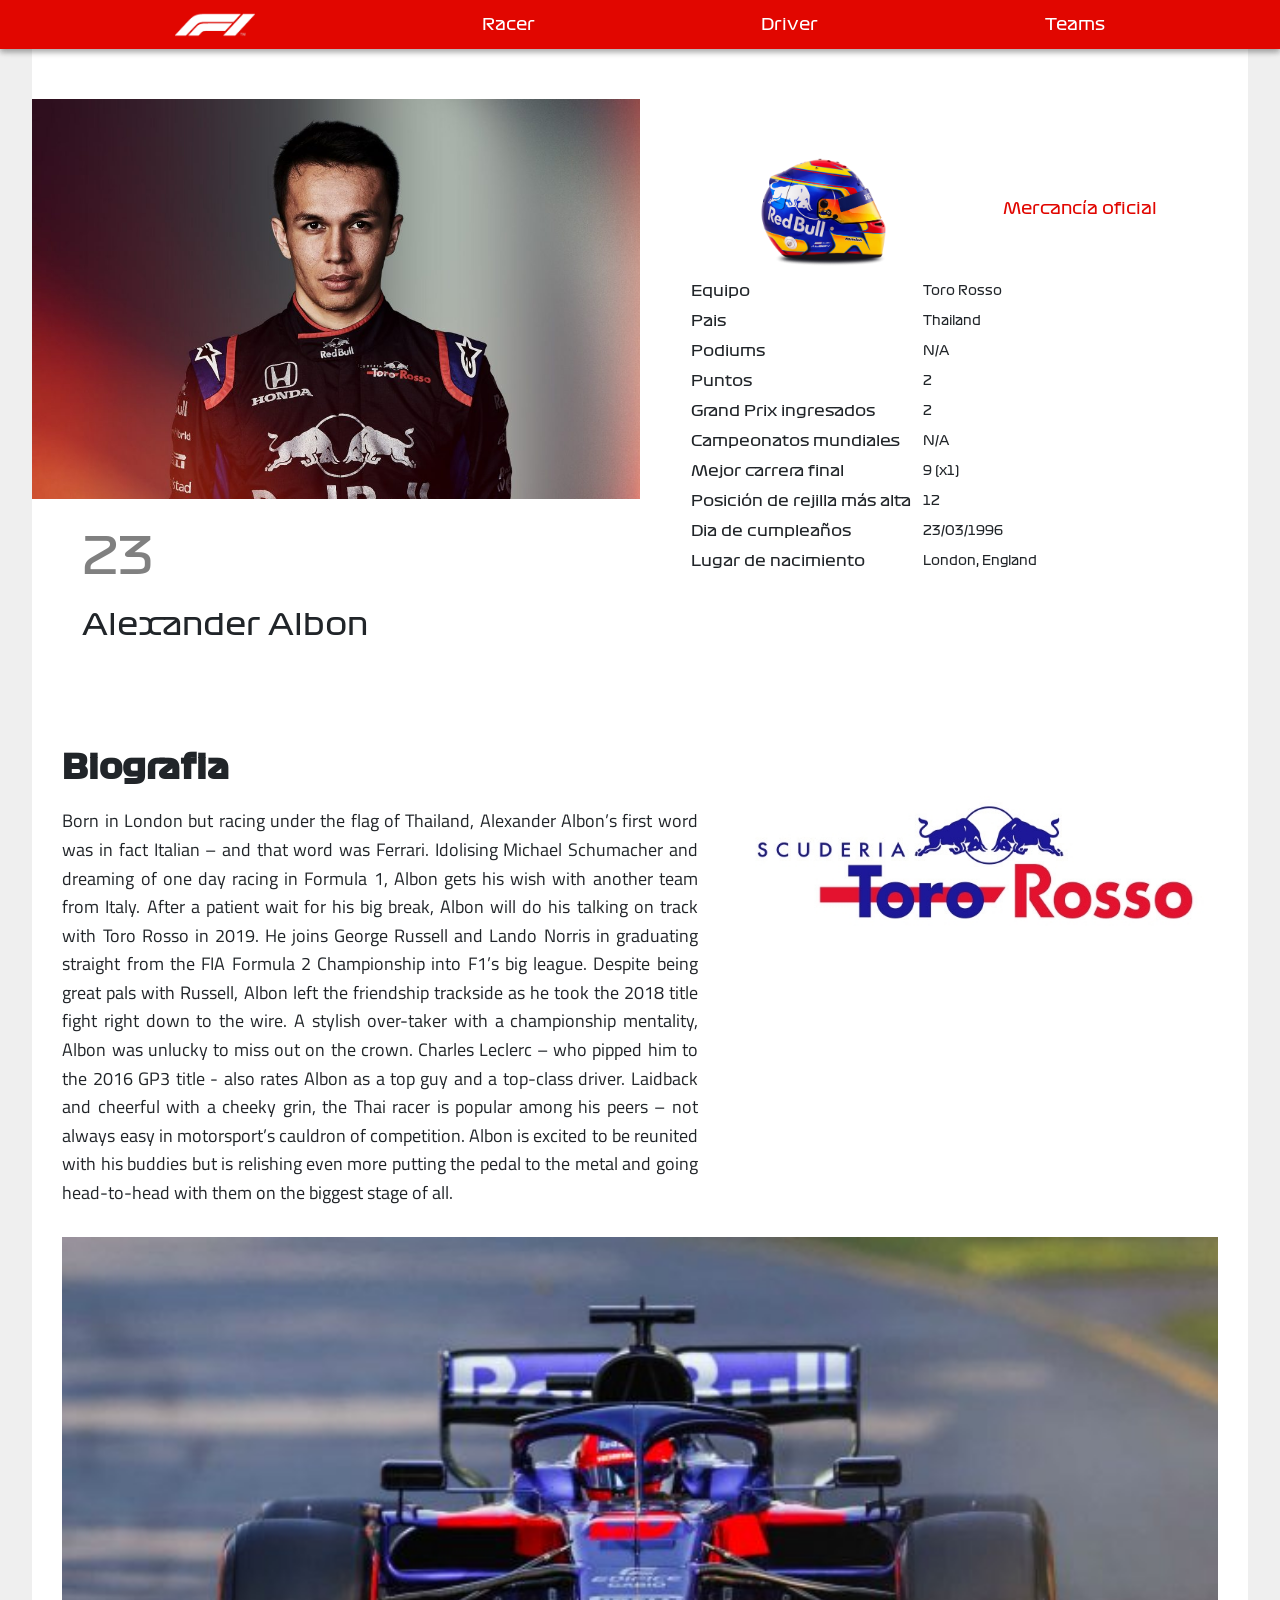
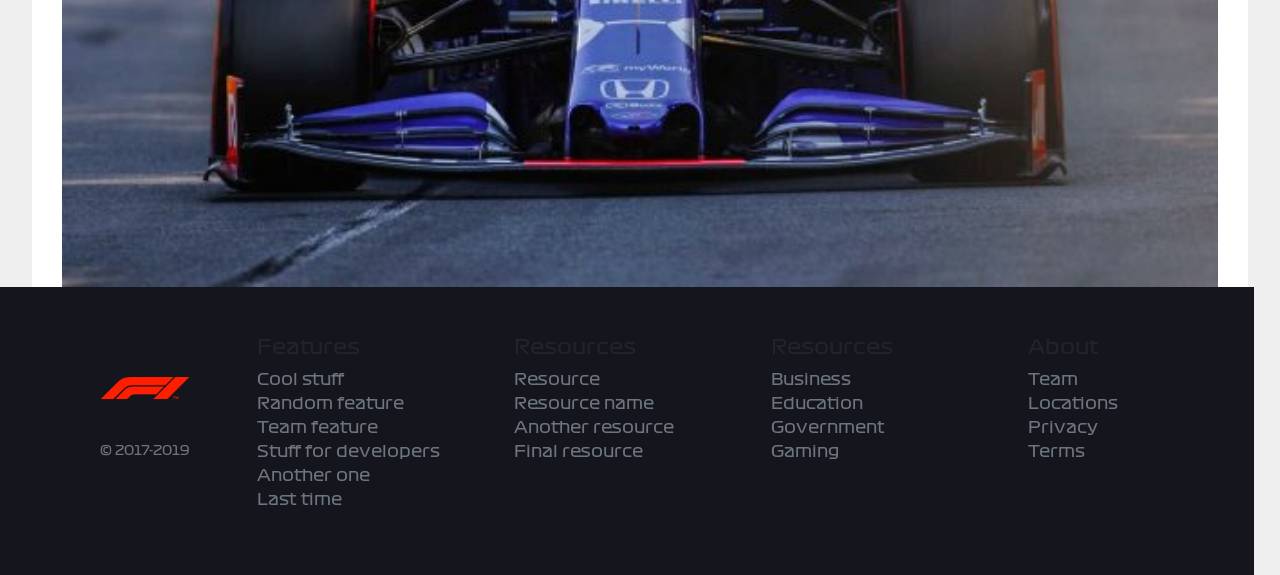
<file: pages/alexandera.html>
<!DOCTYPE html>
<html lang="es">

<head>
    <meta charset="utf-8">
    <meta content="width=device-width, initial-scale=1.0" name="viewport">
    <meta content="ie=edge" http-equiv="X-UA-Compatible">
    <!--Jquery y otros -->
    <link crossorigin="anonymous" href="https://stackpath.bootstrapcdn.com/bootstrap/4.3.1/css/bootstrap.min.css"
        integrity="sha384-ggOyR0iXCbMQv3Xipma34MD+dH/1fQ784/j6cY/iJTQUOhcWr7x9JvoRxT2MZw1T" rel="stylesheet">
    <script crossorigin="anonymous" integrity="sha384-JjSmVgyd0p3pXB1rRibZUAYoIIy6OrQ6VrjIEaFf/nJGzIxFDsf4x0xIM+B07jRM"
        src="https://stackpath.bootstrapcdn.com/bootstrap/4.3.1/js/bootstrap.min.js">
    </script>
    <script crossorigin="anonymous" integrity="sha384-q8i/X+965DzO0rT7abK41JStQIAqVgRVzpbzo5smXKp4YfRvH+8abtTE1Pi6jizo"
        src="https://code.jquery.com/jquery-3.3.1.slim.min.js">
    </script>
    <script crossorigin="anonymous" integrity="sha384-UO2eT0CpHqdSJQ6hJty5KVphtPhzWj9WO1clHTMGa3JDZwrnQq4sF86dIHNDz0W1"
        src="https://cdnjs.cloudflare.com/ajax/libs/popper.js/1.14.7/umd/popper.min.js">
    </script>
    <!--Bootstrap -->
    <link crossorigin="anonymous" href="https://stackpath.bootstrapcdn.com/bootstrap/4.3.1/css/bootstrap.min.css"
        integrity="sha384-ggOyR0iXCbMQv3Xipma34MD+dH/1fQ784/j6cY/iJTQUOhcWr7x9JvoRxT2MZw1T" rel="stylesheet">
    <script crossorigin="anonymous" integrity="sha384-JjSmVgyd0p3pXB1rRibZUAYoIIy6OrQ6VrjIEaFf/nJGzIxFDsf4x0xIM+B07jRM"
        src="https://stackpath.bootstrapcdn.com/bootstrap/4.3.1/js/bootstrap.min.js">
    </script>
    <!--Agregando estilos -->
    <link href="../styles/index.css" rel="stylesheet">
    <link href="../styles/pilots.css" rel="stylesheet">
    <link rel="stylesheet" href="https://use.fontawesome.com/releases/v5.8.1/css/all.css"
        integrity="sha384-50oBUHEmvpQ+1lW4y57PTFmhCaXp0ML5d60M1M7uH2+nqUivzIebhndOJK28anvf" crossorigin="anonymous">

    <link rel="icon" sizes="16x16" href="../favicon.png" />
    <title>Alexander Albon</title>
</head>

<body>
    <!--Barra de navegacion-->
    <nav class="site-header sticky-top py-1" style="width: 100%">
        <div class="container d-flex flex-column flex-md-row justify-content-between">
            <a class="py-2 d-none d-md-inline-block" href="../index.html"><img id="fotico"
                    src="../resources/formula.png" alt="Formula 1" width="90" /> </a>
            <a class="py-2 d-none d-md-inline-block" href="racers.html">Racer</a>
            <a class="py-2 d-none d-md-inline-block" href="driver.html">Driver</a>
            <a class="py-2 d-none d-md-inline-block" href="team.html">Teams</a>
        </div>
    </nav>

    <div class="piloto">
        <div class="wrapper">
            <section class="section">
                <div class="img">
                    <div class="imgp" style="background-image: url('../resources/pilotos/piloto16.jpg');">
                    </div>
                    <div class="info">
                        <h3>23</h3>
                        <h4>Alexander Albon</h4>
                    </div>
                </div>
                <div class="info">
                    <div class="top">
                        <img src="../resources/pilotos/casco10.png" alt="">
                        <h2>Mercancía oficial</h2>
                    </div>
                    <div class="down">
                        <table>
                            <tr>
                                <td>
                                    <h2 class="h2">Equipo</h2>
                                </td>
                                <td>
                                    <h2 class="par">Toro Rosso</h2>
                                </td>
                            </tr>
                            <tr>
                                <td>
                                    <h2 class="h2">Pais</h2>
                                </td>
                                <td>
                                    <h2 class="par">Thailand</h2>
                                </td>
                            </tr>
                            <tr>
                                <td>
                                    <h2 class="h2">Podiums</h2>
                                </td>
                                <td>
                                    <h2 class="par">N/A</h2>
                                </td>
                            </tr>
                            <tr>
                                <td>
                                    <h2 class="h2">Puntos</h2>
                                </td>
                                <td>
                                    <h2 class="par">2</h2>
                                </td>
                            </tr>
                            <tr>
                                <td>
                                    <h2 class="h2">Grand Prix ingresados</h2>
                                </td>
                                <td>
                                    <h2 class="par">2</h2>
                                </td>
                            </tr>
                            <tr>
                                <td>
                                    <h2 class="h2">Campeonatos mundiales</h2>
                                </td>
                                <td>
                                    <h2 class="par">N/A</h2>
                                </td>
                            </tr>
                            <tr>
                                <td>
                                    <h2 class="h2">Mejor carrera final</h2>
                                </td>
                                <td>
                                    <h2 class="par">9 (x1)</h2>
                                </td>
                            </tr>
                            <tr>
                                <td>
                                    <h2 class="h2">Posición de rejilla más alta</h2>
                                </td>
                                <td>
                                    <h2 class="par">12</h2>
                                </td>
                            </tr>
                            <tr>
                                <td>
                                    <h2 class="h2">Dia de cumpleaños</h2>
                                </td>
                                <td>
                                    <h2 class="par">23/03/1996</h2>
                                </td>
                            </tr>
                            <tr>
                                <td>
                                    <h2 class="h2">Lugar de nacimiento</h2>
                                </td>
                                <td>
                                    <h2 class="par">London, England</h2>
                                </td>
                            </tr>
                        </table>
                    </div>
                </div>
            </section>

            <section class="contenido">
                <div class="left">
                    <h1>Biografia</h1>
                    <p>Born in London but racing under the flag of Thailand, Alexander Albon’s first word was in fact
                        Italian – and that word was Ferrari.

                        Idolising Michael Schumacher and dreaming of one day racing in Formula 1, Albon gets his wish
                        with another team from Italy. After a patient wait for his big break, Albon will do his talking
                        on track with Toro Rosso in 2019.

                        He joins George Russell and Lando Norris in graduating straight from the FIA Formula 2
                        Championship into F1’s big league. Despite being great pals with Russell, Albon left the
                        friendship trackside as he took the 2018 title fight right down to the wire.

                        A stylish over-taker with a championship mentality, Albon was unlucky to miss out on the crown.
                        Charles Leclerc – who pipped him to the 2016 GP3 title - also rates Albon as a top guy and a
                        top-class driver.

                        Laidback and cheerful with a cheeky grin, the Thai racer is popular among his peers – not always
                        easy in motorsport’s cauldron of competition. Albon is excited to be reunited with his buddies
                        but is relishing even more putting the pedal to the metal and going head-to-head with them on
                        the biggest stage of all.</p>
                </div>
                <div class="right">
                    <img src="../resources/spon-octava.jpg" alt="">
                </div>

            </section>
            <img src="../resources/in/tororosso.jpg" alt="" class="imgBig">
        </div>
    </div>

    <!--Footer-->
    <footer class="contenedor py-5 colorfurel" width="500">
        <div class="row">
            <div class="col-12 col-md">
                <a class="py-2" href="#">
                    <a class="py-2 d-none d-md-inline-block" href="">
                        <img alt="Formula 1" src="../resources/ff.png" style="margin-left: 100px;" width="90" />
                    </a>
                </a>
                <small class="d-block mb-3 text-muted" style="margin-left: 100px;">© 2017-2019</small>
            </div>
            <div class="col-6 col-md">
                <h5>Features</h5>
                <ul class="list-unstyled text-small">
                    <li>
                        <a class="text-muted" href="#">Cool stuff</a>
                    </li>
                    <li>
                        <a class="text-muted" href="#">Random feature</a>
                    </li>
                    <li>
                        <a class="text-muted" href="#">Team feature</a>
                    </li>
                    <li>
                        <a class="text-muted" href="#">Stuff for developers</a>
                    </li>
                    <li>
                        <a class="text-muted" href="#">Another one</a>
                    </li>
                    <li>
                        <a class="text-muted" href="#">Last time</a>
                    </li>
                </ul>
            </div>
            <div class="col-6 col-md">
                <h5>Resources</h5>
                <ul class="list-unstyled text-small">
                    <li>
                        <a class="text-muted" href="#">Resource</a>
                    </li>
                    <li>
                        <a class="text-muted" href="#">Resource name</a>
                    </li>
                    <li>
                        <a class="text-muted" href="#">Another resource</a>
                    </li>
                    <li>
                        <a class="text-muted" href="#">Final resource</a>
                    </li>
                </ul>
            </div>
            <div class="col-6 col-md">
                <h5>Resources</h5>
                <ul class="list-unstyled text-small">
                    <li>
                        <a class="text-muted" href="#">Business</a>
                    </li>
                    <li>
                        <a class="text-muted" href="#">Education</a>
                    </li>
                    <li>
                        <a class="text-muted" href="#">Government</a>
                    </li>
                    <li>
                        <a class="text-muted" href="#">Gaming</a>
                    </li>
                </ul>
            </div>
            <div class="col-6 col-md">
                <h5>About</h5>
                <ul class="list-unstyled text-small">
                    <li>
                        <a class="text-muted" href="#">Team</a>
                    </li>
                    <li>
                        <a class="text-muted" href="#">Locations</a>
                    </li>
                    <li>
                        <a class="text-muted" href="#">Privacy</a>
                    </li>
                    <li>
                        <a class="text-muted" href="#">Terms</a>
                    </li>
                </ul>
            </div>
        </div>
    </footer>
</body>

</html>
</file>
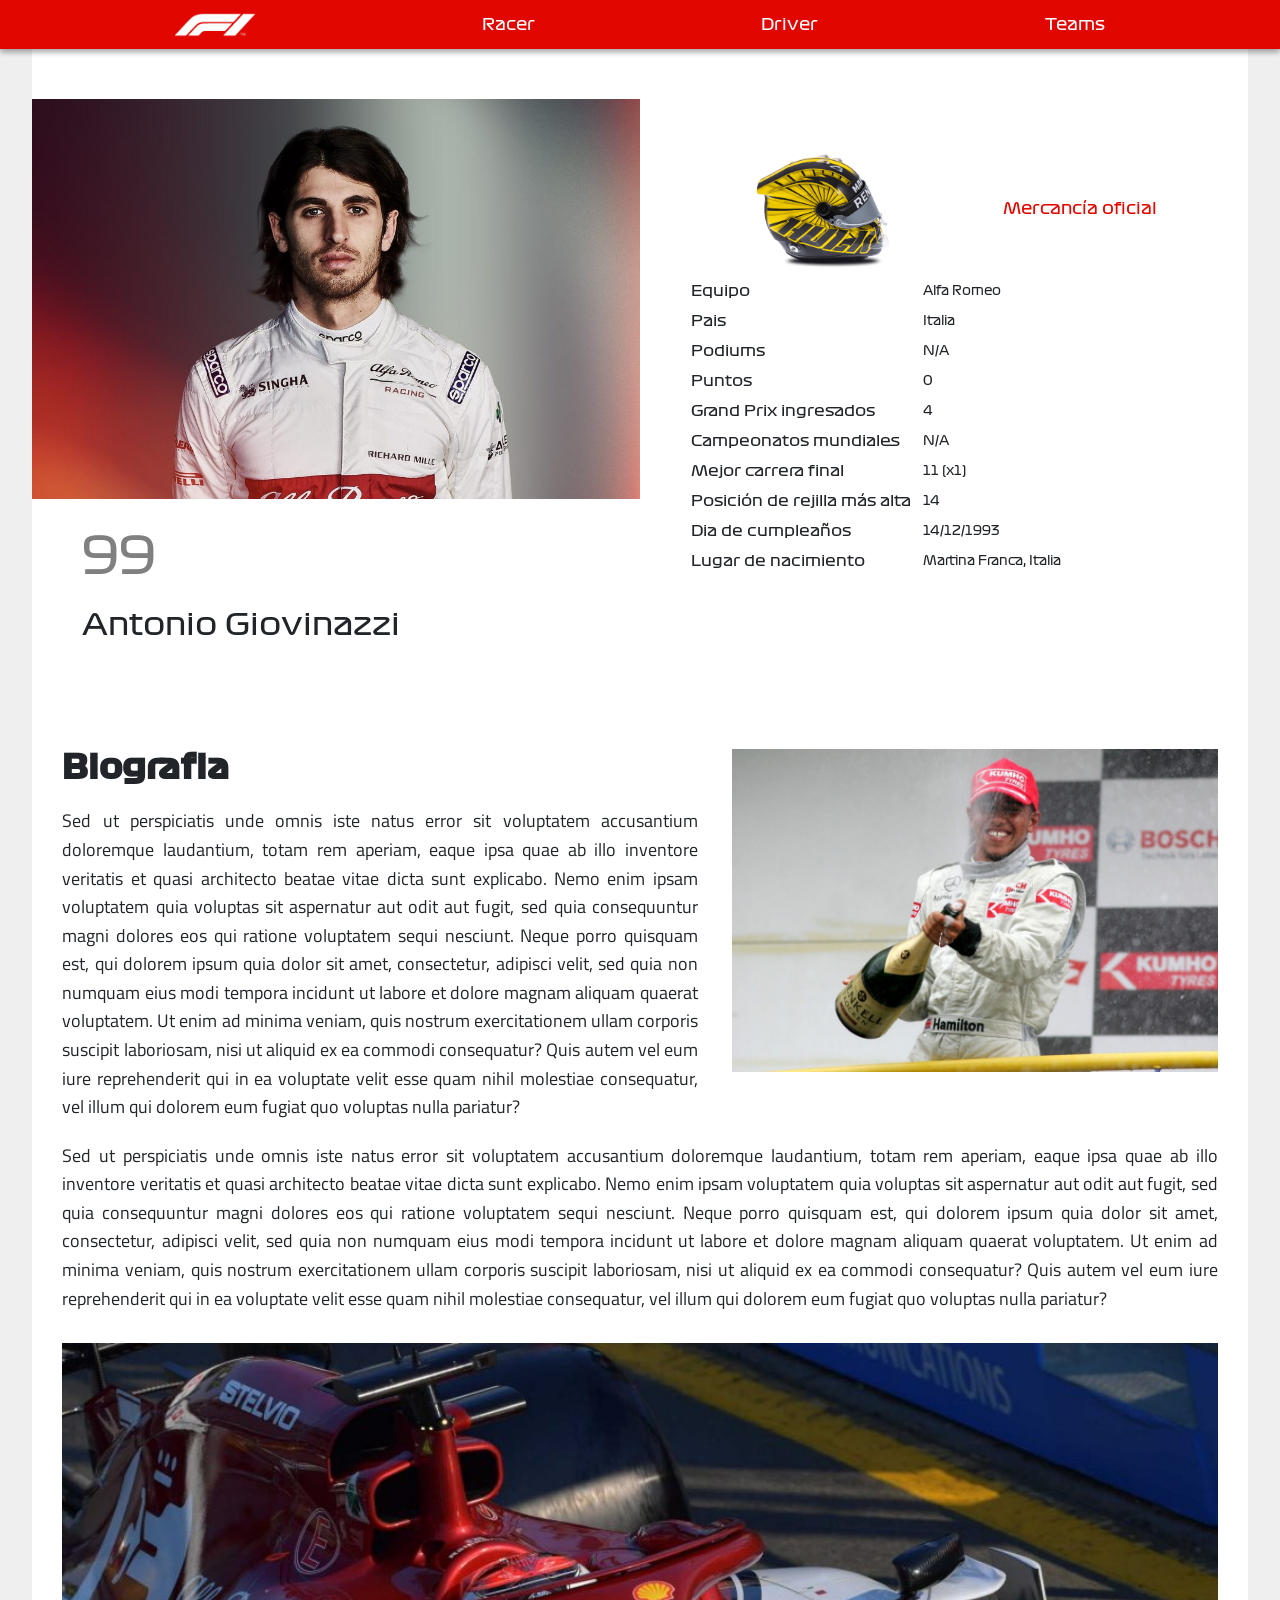
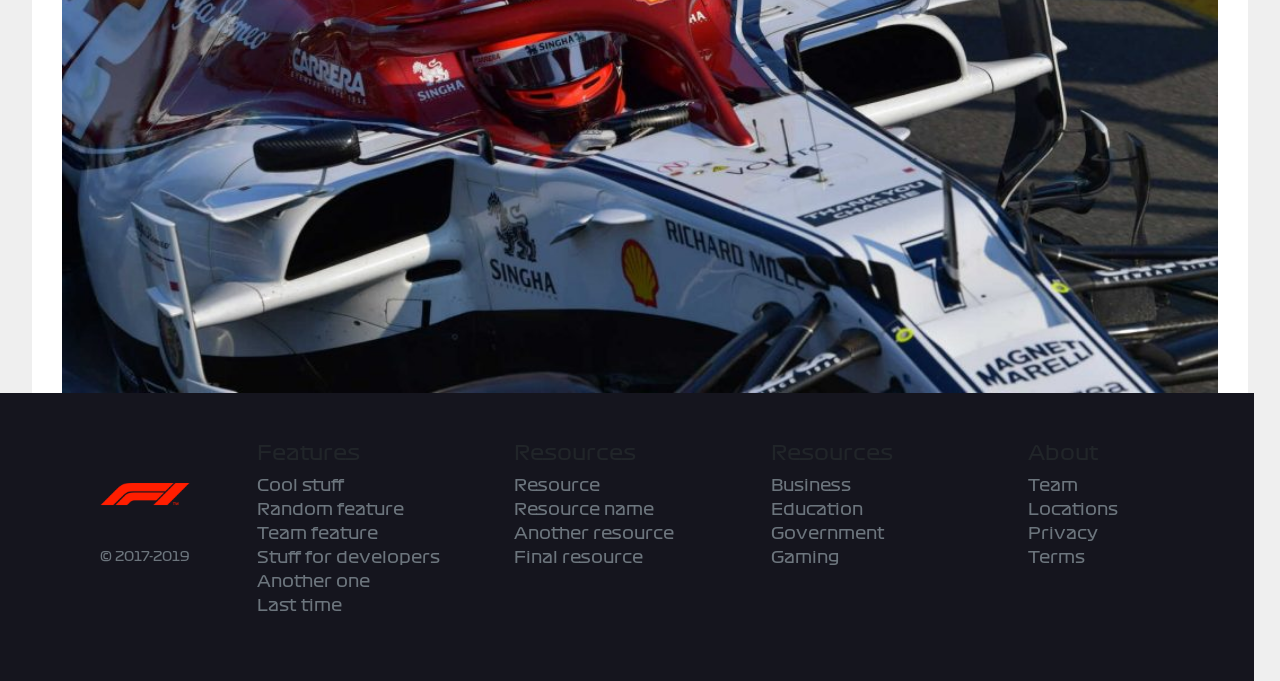
<file: pages/antoniog.html>
<!DOCTYPE html>
<html lang="es">

<head>
    <meta charset="utf-8">
    <meta content="width=device-width, initial-scale=1.0" name="viewport">
    <meta content="ie=edge" http-equiv="X-UA-Compatible">
    <!--Jquery y otros -->
    <link crossorigin="anonymous" href="https://stackpath.bootstrapcdn.com/bootstrap/4.3.1/css/bootstrap.min.css"
        integrity="sha384-ggOyR0iXCbMQv3Xipma34MD+dH/1fQ784/j6cY/iJTQUOhcWr7x9JvoRxT2MZw1T" rel="stylesheet">
    <script crossorigin="anonymous" integrity="sha384-JjSmVgyd0p3pXB1rRibZUAYoIIy6OrQ6VrjIEaFf/nJGzIxFDsf4x0xIM+B07jRM"
        src="https://stackpath.bootstrapcdn.com/bootstrap/4.3.1/js/bootstrap.min.js">
    </script>
    <script crossorigin="anonymous" integrity="sha384-q8i/X+965DzO0rT7abK41JStQIAqVgRVzpbzo5smXKp4YfRvH+8abtTE1Pi6jizo"
        src="https://code.jquery.com/jquery-3.3.1.slim.min.js">
    </script>
    <script crossorigin="anonymous" integrity="sha384-UO2eT0CpHqdSJQ6hJty5KVphtPhzWj9WO1clHTMGa3JDZwrnQq4sF86dIHNDz0W1"
        src="https://cdnjs.cloudflare.com/ajax/libs/popper.js/1.14.7/umd/popper.min.js">
    </script>
    <!--Bootstrap -->
    <link crossorigin="anonymous" href="https://stackpath.bootstrapcdn.com/bootstrap/4.3.1/css/bootstrap.min.css"
        integrity="sha384-ggOyR0iXCbMQv3Xipma34MD+dH/1fQ784/j6cY/iJTQUOhcWr7x9JvoRxT2MZw1T" rel="stylesheet">
    <script crossorigin="anonymous" integrity="sha384-JjSmVgyd0p3pXB1rRibZUAYoIIy6OrQ6VrjIEaFf/nJGzIxFDsf4x0xIM+B07jRM"
        src="https://stackpath.bootstrapcdn.com/bootstrap/4.3.1/js/bootstrap.min.js">
    </script>
    <!--Agregando estilos -->
    <link href="../styles/index.css" rel="stylesheet">
    <link href="../styles/pilots.css" rel="stylesheet">
    <link rel="stylesheet" href="https://use.fontawesome.com/releases/v5.8.1/css/all.css"
        integrity="sha384-50oBUHEmvpQ+1lW4y57PTFmhCaXp0ML5d60M1M7uH2+nqUivzIebhndOJK28anvf" crossorigin="anonymous">
        <link rel="icon" sizes="16x16" href="../favicon.png" />
    <title>Antonio Giovinazzi</title>
</head>

<body>
    <!--Barra de navegacion-->
    <nav class="site-header sticky-top py-1" style="width: 100%">
        <div class="container d-flex flex-column flex-md-row justify-content-between">
            <a class="py-2 d-none d-md-inline-block" href="../index.html"><img id="fotico"
                    src="../resources/formula.png" alt="Formula 1" width="90" /> </a>
            <a class="py-2 d-none d-md-inline-block" href="racers.html">Racer</a>
            <a class="py-2 d-none d-md-inline-block" href="driver.html">Driver</a>
            <a class="py-2 d-none d-md-inline-block" href="team.html">Teams</a>
        </div>
    </nav>

    <div class="piloto">
        <div class="wrapper">
            <section class="section">
                <div class="img">
                    <div class="imgp" style="background-image: url('../resources/pilotos/piloto12.jpg');">
                    </div>
                    <div class="info">
                        <h3>99</h3>
                        <h4>Antonio Giovinazzi</h4>
                    </div>
                </div>
                <div class="info">
                    <div class="top">
                        <img src="../resources/pilotos/casco8.png" alt="">
                        <h2>Mercancía oficial</h2>
                    </div>
                    <div class="down">
                        <table>
                            <tr>
                                <td>
                                    <h2 class="h2">Equipo</h2>
                                </td>
                                <td>
                                    <h2 class="par">Alfa Romeo</h2>
                                </td>
                            </tr>
                            <tr>
                                <td>
                                    <h2 class="h2">Pais</h2>
                                </td>
                                <td>
                                    <h2 class="par">Italia</h2>
                                </td>
                            </tr>
                            <tr>
                                <td>
                                    <h2 class="h2">Podiums</h2>
                                </td>
                                <td>
                                    <h2 class="par">N/A</h2>
                                </td>
                            </tr>
                            <tr>
                                <td>
                                    <h2 class="h2">Puntos</h2>
                                </td>
                                <td>
                                    <h2 class="par">0</h2>
                                </td>
                            </tr>
                            <tr>
                                <td>
                                    <h2 class="h2">Grand Prix ingresados</h2>
                                </td>
                                <td>
                                    <h2 class="par">4</h2>
                                </td>
                            </tr>
                            <tr>
                                <td>
                                    <h2 class="h2">Campeonatos mundiales</h2>
                                </td>
                                <td>
                                    <h2 class="par">N/A</h2>
                                </td>
                            </tr>
                            <tr>
                                <td>
                                    <h2 class="h2">Mejor carrera final</h2>
                                </td>
                                <td>
                                    <h2 class="par">11 (x1)</h2>
                                </td>
                            </tr>
                            <tr>
                                <td>
                                    <h2 class="h2">Posición de rejilla más alta</h2>
                                </td>
                                <td>
                                    <h2 class="par">14</h2>
                                </td>
                            </tr>
                            <tr>
                                <td>
                                    <h2 class="h2">Dia de cumpleaños</h2>
                                </td>
                                <td>
                                    <h2 class="par">14/12/1993</h2>
                                </td>
                            </tr>
                            <tr>
                                <td>
                                    <h2 class="h2">Lugar de nacimiento</h2>
                                </td>
                                <td>
                                    <h2 class="par">Martina Franca, Italia</h2>
                                </td>
                            </tr>
                        </table>
                    </div>
                </div>
            </section>

            <section class="contenido">
                <div class="left">
                    <h1>Biografia</h1>
                    <p>Sed ut perspiciatis unde omnis iste natus error sit voluptatem accusantium doloremque laudantium,
                        totam rem aperiam, eaque ipsa quae ab illo inventore veritatis et quasi architecto beatae vitae
                        dicta sunt explicabo. Nemo enim ipsam voluptatem quia voluptas sit aspernatur aut odit aut
                        fugit, sed quia consequuntur magni dolores eos qui ratione voluptatem sequi nesciunt. Neque
                        porro quisquam est, qui dolorem ipsum quia dolor sit amet, consectetur, adipisci velit, sed quia
                        non numquam eius modi tempora incidunt ut labore et dolore magnam aliquam quaerat voluptatem. Ut
                        enim ad minima veniam, quis nostrum exercitationem ullam corporis suscipit laboriosam, nisi ut
                        aliquid ex ea commodi consequatur? Quis autem vel eum iure reprehenderit qui in ea voluptate
                        velit esse quam nihil molestiae consequatur, vel illum qui dolorem eum fugiat quo voluptas nulla
                        pariatur?</p>
                </div>
                <div class="right">
                    <img src="../resources/fel.jpg" alt="">
                </div>
                <div class="down">
                    <p>Sed ut perspiciatis unde omnis iste natus error sit voluptatem accusantium doloremque laudantium,
                        totam rem aperiam, eaque ipsa quae ab illo inventore veritatis et quasi architecto beatae vitae
                        dicta sunt explicabo. Nemo enim ipsam voluptatem quia voluptas sit aspernatur aut odit aut
                        fugit, sed quia consequuntur magni dolores eos qui ratione voluptatem sequi nesciunt. Neque
                        porro quisquam est, qui dolorem ipsum quia dolor sit amet, consectetur, adipisci velit, sed quia
                        non numquam eius modi tempora incidunt ut labore et dolore magnam aliquam quaerat voluptatem. Ut
                        enim ad minima veniam, quis nostrum exercitationem ullam corporis suscipit laboriosam, nisi ut
                        aliquid ex ea commodi consequatur? Quis autem vel eum iure reprehenderit qui in ea voluptate
                        velit esse quam nihil molestiae consequatur, vel illum qui dolorem eum fugiat quo voluptas nulla
                        pariatur?</p>
                </div>
            </section>
            <img src="../resources/in/alfaromeo1.jpg" alt="" class="imgBig">
        </div>
    </div>

    <!--Footer-->
    <footer class="contenedor py-5 colorfurel" width="500">
        <div class="row">
            <div class="col-12 col-md">
                <a class="py-2" href="#">
                    <a class="py-2 d-none d-md-inline-block" href="">
                        <img alt="Formula 1" src="../resources/ff.png" style="margin-left: 100px;" width="90" />
                    </a>
                </a>
                <small class="d-block mb-3 text-muted" style="margin-left: 100px;">© 2017-2019</small>
            </div>
            <div class="col-6 col-md">
                <h5>Features</h5>
                <ul class="list-unstyled text-small">
                    <li>
                        <a class="text-muted" href="#">Cool stuff</a>
                    </li>
                    <li>
                        <a class="text-muted" href="#">Random feature</a>
                    </li>
                    <li>
                        <a class="text-muted" href="#">Team feature</a>
                    </li>
                    <li>
                        <a class="text-muted" href="#">Stuff for developers</a>
                    </li>
                    <li>
                        <a class="text-muted" href="#">Another one</a>
                    </li>
                    <li>
                        <a class="text-muted" href="#">Last time</a>
                    </li>
                </ul>
            </div>
            <div class="col-6 col-md">
                <h5>Resources</h5>
                <ul class="list-unstyled text-small">
                    <li>
                        <a class="text-muted" href="#">Resource</a>
                    </li>
                    <li>
                        <a class="text-muted" href="#">Resource name</a>
                    </li>
                    <li>
                        <a class="text-muted" href="#">Another resource</a>
                    </li>
                    <li>
                        <a class="text-muted" href="#">Final resource</a>
                    </li>
                </ul>
            </div>
            <div class="col-6 col-md">
                <h5>Resources</h5>
                <ul class="list-unstyled text-small">
                    <li>
                        <a class="text-muted" href="#">Business</a>
                    </li>
                    <li>
                        <a class="text-muted" href="#">Education</a>
                    </li>
                    <li>
                        <a class="text-muted" href="#">Government</a>
                    </li>
                    <li>
                        <a class="text-muted" href="#">Gaming</a>
                    </li>
                </ul>
            </div>
            <div class="col-6 col-md">
                <h5>About</h5>
                <ul class="list-unstyled text-small">
                    <li>
                        <a class="text-muted" href="#">Team</a>
                    </li>
                    <li>
                        <a class="text-muted" href="#">Locations</a>
                    </li>
                    <li>
                        <a class="text-muted" href="#">Privacy</a>
                    </li>
                    <li>
                        <a class="text-muted" href="#">Terms</a>
                    </li>
                </ul>
            </div>
        </div>
    </footer>
</body>

</html>
</file>
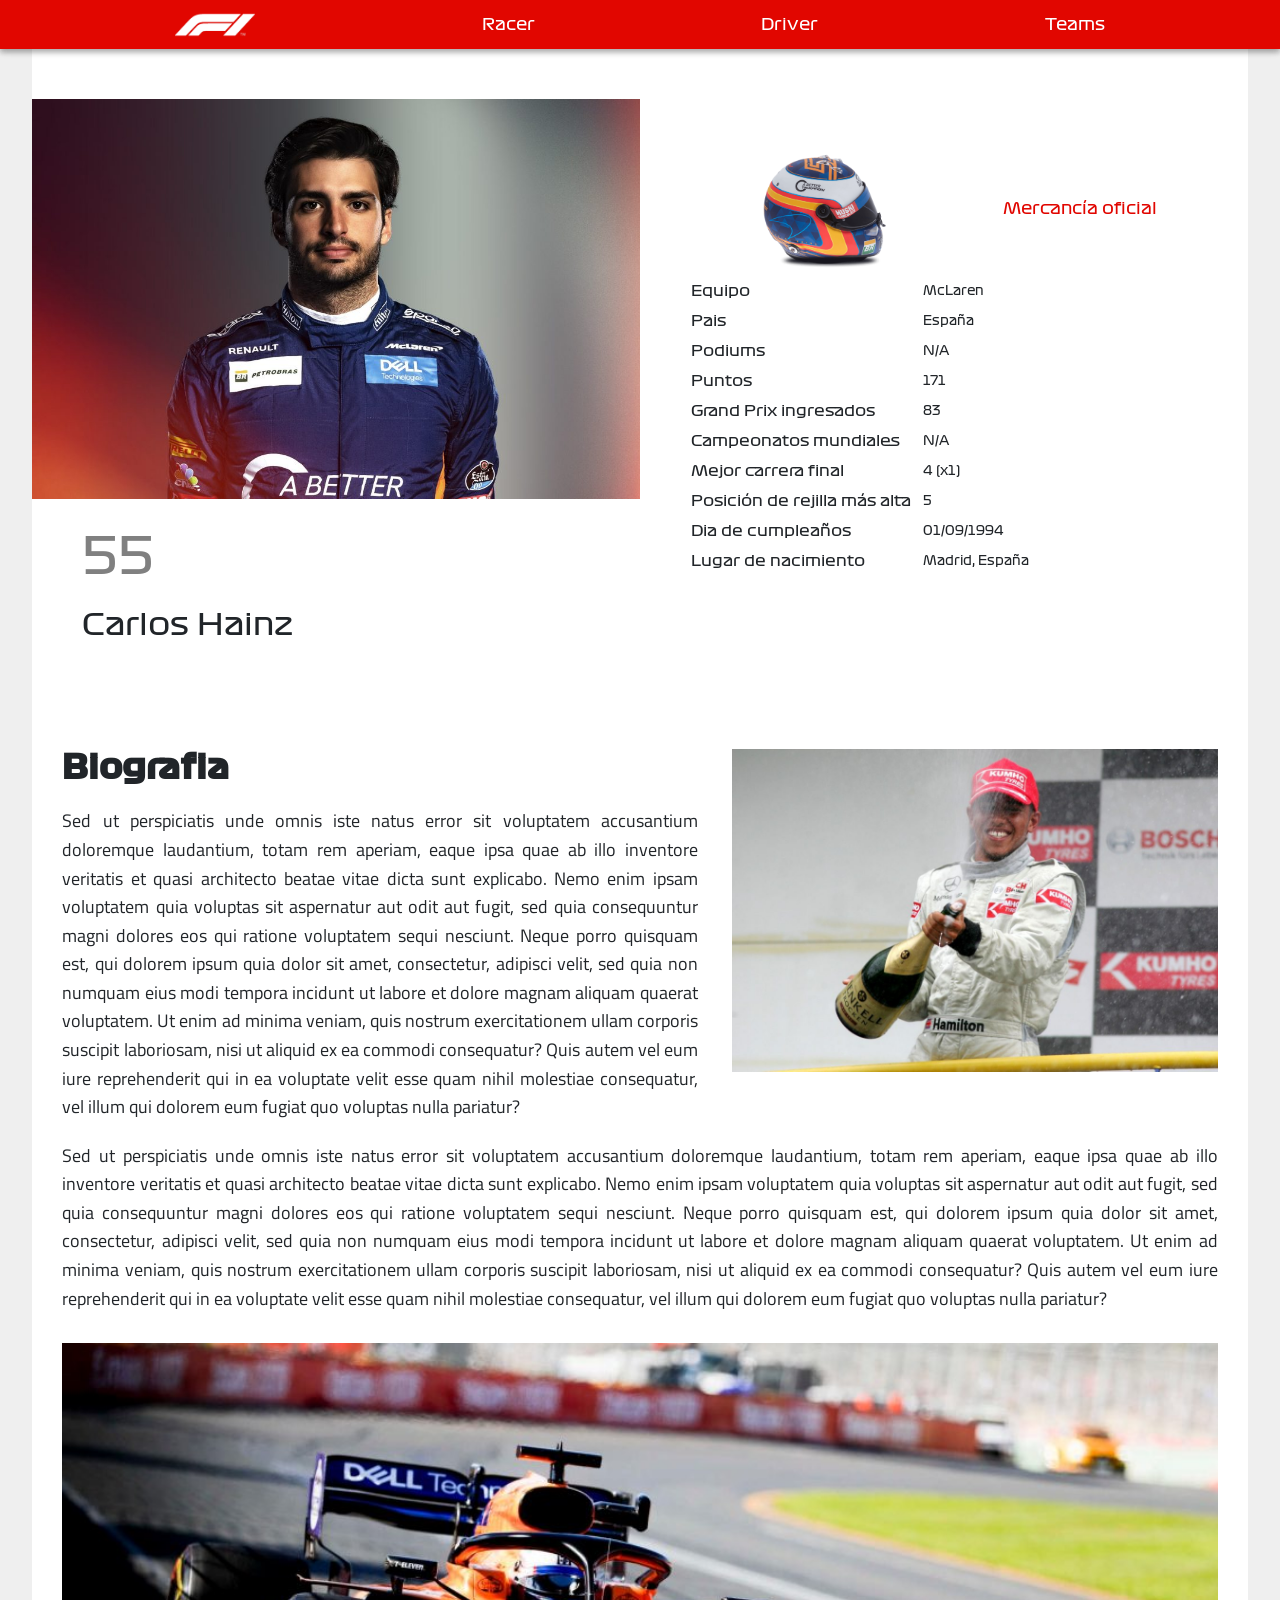
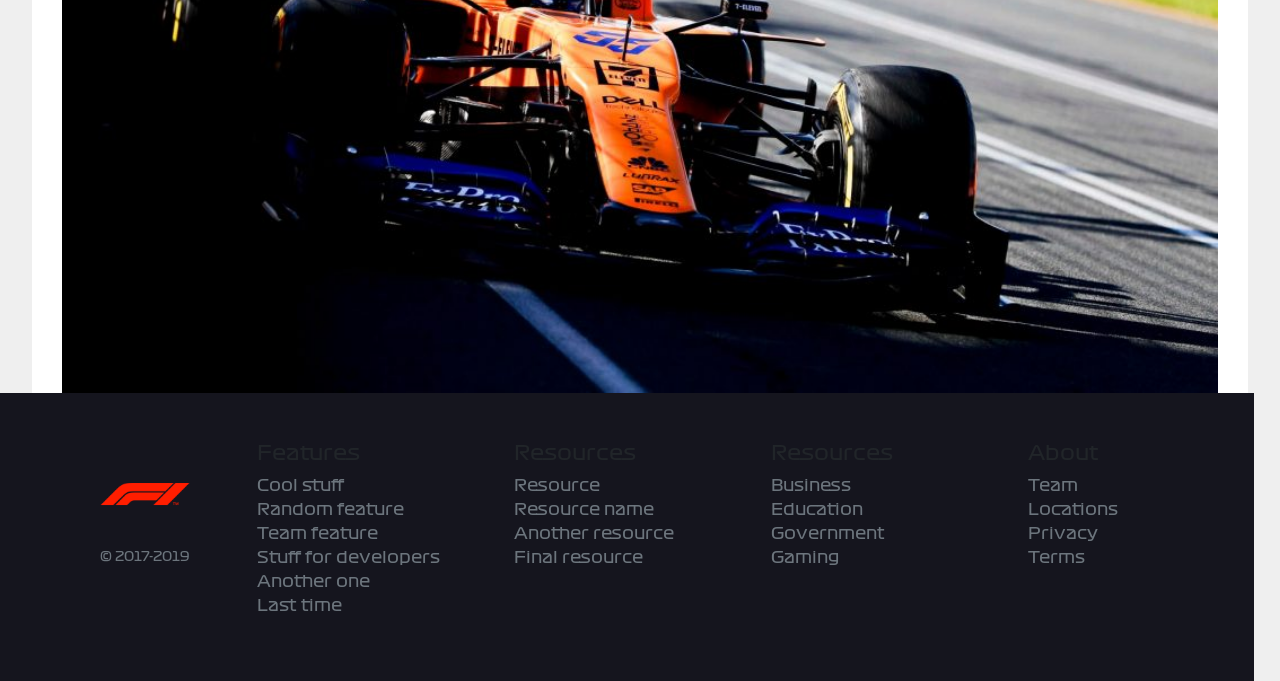
<file: pages/carlosh.html>
<!DOCTYPE html>
<html lang="es">

<head>
    <meta charset="utf-8">
    <meta content="width=device-width, initial-scale=1.0" name="viewport">
    <meta content="ie=edge" http-equiv="X-UA-Compatible">
    <!--Jquery y otros -->
    <link crossorigin="anonymous" href="https://stackpath.bootstrapcdn.com/bootstrap/4.3.1/css/bootstrap.min.css"
        integrity="sha384-ggOyR0iXCbMQv3Xipma34MD+dH/1fQ784/j6cY/iJTQUOhcWr7x9JvoRxT2MZw1T" rel="stylesheet">
    <script crossorigin="anonymous" integrity="sha384-JjSmVgyd0p3pXB1rRibZUAYoIIy6OrQ6VrjIEaFf/nJGzIxFDsf4x0xIM+B07jRM"
        src="https://stackpath.bootstrapcdn.com/bootstrap/4.3.1/js/bootstrap.min.js">
    </script>
    <script crossorigin="anonymous" integrity="sha384-q8i/X+965DzO0rT7abK41JStQIAqVgRVzpbzo5smXKp4YfRvH+8abtTE1Pi6jizo"
        src="https://code.jquery.com/jquery-3.3.1.slim.min.js">
    </script>
    <script crossorigin="anonymous" integrity="sha384-UO2eT0CpHqdSJQ6hJty5KVphtPhzWj9WO1clHTMGa3JDZwrnQq4sF86dIHNDz0W1"
        src="https://cdnjs.cloudflare.com/ajax/libs/popper.js/1.14.7/umd/popper.min.js">
    </script>
    <!--Bootstrap -->
    <link crossorigin="anonymous" href="https://stackpath.bootstrapcdn.com/bootstrap/4.3.1/css/bootstrap.min.css"
        integrity="sha384-ggOyR0iXCbMQv3Xipma34MD+dH/1fQ784/j6cY/iJTQUOhcWr7x9JvoRxT2MZw1T" rel="stylesheet">
    <script crossorigin="anonymous" integrity="sha384-JjSmVgyd0p3pXB1rRibZUAYoIIy6OrQ6VrjIEaFf/nJGzIxFDsf4x0xIM+B07jRM"
        src="https://stackpath.bootstrapcdn.com/bootstrap/4.3.1/js/bootstrap.min.js">
    </script>
    <!--Agregando estilos -->
    <link href="../styles/index.css" rel="stylesheet">
    <link href="../styles/pilots.css" rel="stylesheet">
    <link rel="stylesheet" href="https://use.fontawesome.com/releases/v5.8.1/css/all.css"
        integrity="sha384-50oBUHEmvpQ+1lW4y57PTFmhCaXp0ML5d60M1M7uH2+nqUivzIebhndOJK28anvf" crossorigin="anonymous">
        <link rel="icon" sizes="16x16" href="../favicon.png" />
    <title>Carlos Hainz</title>
</head>

<body>
    <!--Barra de navegacion-->
    <nav class="site-header sticky-top py-1" style="width: 100%">
        <div class="container d-flex flex-column flex-md-row justify-content-between">
            <a class="py-2 d-none d-md-inline-block" href="../index.html"><img id="fotico"
                    src="../resources/formula.png" alt="Formula 1" width="90" /> </a>
            <a class="py-2 d-none d-md-inline-block" href="racers.html">Racer</a>
            <a class="py-2 d-none d-md-inline-block" href="driver.html">Driver</a>
            <a class="py-2 d-none d-md-inline-block" href="team.html">Teams</a>
        </div>
    </nav>

    <div class="piloto">
        <div class="wrapper">
            <section class="section">
                <div class="img">
                    <div class="imgp" style="background-image: url('../resources/pilotos/piloto17.jpg');">
                    </div>
                    <div class="info">
                        <h3>55</h3>
                        <h4>Carlos Hainz</h4>
                    </div>
                </div>
                <div class="info">
                    <div class="top">
                        <img src="../resources/pilotos/casco13.png" alt="">
                        <h2>Mercancía oficial</h2>
                    </div>
                    <div class="down">
                        <table>
                            <tr>
                                <td>
                                    <h2 class="h2">Equipo</h2>
                                </td>
                                <td>
                                    <h2 class="par">McLaren</h2>
                                </td>
                            </tr>
                            <tr>
                                <td>
                                    <h2 class="h2">Pais</h2>
                                </td>
                                <td>
                                    <h2 class="par">España</h2>
                                </td>
                            </tr>
                            <tr>
                                <td>
                                    <h2 class="h2">Podiums</h2>
                                </td>
                                <td>
                                    <h2 class="par">N/A</h2>
                                </td>
                            </tr>
                            <tr>
                                <td>
                                    <h2 class="h2">Puntos</h2>
                                </td>
                                <td>
                                    <h2 class="par">171</h2>
                                </td>
                            </tr>
                            <tr>
                                <td>
                                    <h2 class="h2">Grand Prix ingresados</h2>
                                </td>
                                <td>
                                    <h2 class="par">83</h2>
                                </td>
                            </tr>
                            <tr>
                                <td>
                                    <h2 class="h2">Campeonatos mundiales</h2>
                                </td>
                                <td>
                                    <h2 class="par">N/A</h2>
                                </td>
                            </tr>
                            <tr>
                                <td>
                                    <h2 class="h2">Mejor carrera final</h2>
                                </td>
                                <td>
                                    <h2 class="par">4 (x1)</h2>
                                </td>
                            </tr>
                            <tr>
                                <td>
                                    <h2 class="h2">Posición de rejilla más alta</h2>
                                </td>
                                <td>
                                    <h2 class="par">5</h2>
                                </td>
                            </tr>
                            <tr>
                                <td>
                                    <h2 class="h2">Dia de cumpleaños</h2>
                                </td>
                                <td>
                                    <h2 class="par">01/09/1994</h2>
                                </td>
                            </tr>
                            <tr>
                                <td>
                                    <h2 class="h2">Lugar de nacimiento</h2>
                                </td>
                                <td>
                                    <h2 class="par">Madrid, España</h2>
                                </td>
                            </tr>
                        </table>
                    </div>
                </div>
            </section>

            <section class="contenido">
                <div class="left">
                    <h1>Biografia</h1>
                    <p>Sed ut perspiciatis unde omnis iste natus error sit voluptatem accusantium doloremque laudantium,
                        totam rem aperiam, eaque ipsa quae ab illo inventore veritatis et quasi architecto beatae vitae
                        dicta sunt explicabo. Nemo enim ipsam voluptatem quia voluptas sit aspernatur aut odit aut
                        fugit, sed quia consequuntur magni dolores eos qui ratione voluptatem sequi nesciunt. Neque
                        porro quisquam est, qui dolorem ipsum quia dolor sit amet, consectetur, adipisci velit, sed quia
                        non numquam eius modi tempora incidunt ut labore et dolore magnam aliquam quaerat voluptatem. Ut
                        enim ad minima veniam, quis nostrum exercitationem ullam corporis suscipit laboriosam, nisi ut
                        aliquid ex ea commodi consequatur? Quis autem vel eum iure reprehenderit qui in ea voluptate
                        velit esse quam nihil molestiae consequatur, vel illum qui dolorem eum fugiat quo voluptas nulla
                        pariatur?</p>
                </div>
                <div class="right">
                    <img src="../resources/fel.jpg" alt="">
                </div>
                <div class="down">
                    <p>Sed ut perspiciatis unde omnis iste natus error sit voluptatem accusantium doloremque laudantium,
                        totam rem aperiam, eaque ipsa quae ab illo inventore veritatis et quasi architecto beatae vitae
                        dicta sunt explicabo. Nemo enim ipsam voluptatem quia voluptas sit aspernatur aut odit aut
                        fugit, sed quia consequuntur magni dolores eos qui ratione voluptatem sequi nesciunt. Neque
                        porro quisquam est, qui dolorem ipsum quia dolor sit amet, consectetur, adipisci velit, sed quia
                        non numquam eius modi tempora incidunt ut labore et dolore magnam aliquam quaerat voluptatem. Ut
                        enim ad minima veniam, quis nostrum exercitationem ullam corporis suscipit laboriosam, nisi ut
                        aliquid ex ea commodi consequatur? Quis autem vel eum iure reprehenderit qui in ea voluptate
                        velit esse quam nihil molestiae consequatur, vel illum qui dolorem eum fugiat quo voluptas nulla
                        pariatur?</p>
                </div>
            </section>
            <img src="../resources/in/mclaren.jpg" alt="" class="imgBig">
        </div>
    </div>

    <!--Footer-->
    <footer class="contenedor py-5 colorfurel" width="500">
        <div class="row">
            <div class="col-12 col-md">
                <a class="py-2" href="#">
                    <a class="py-2 d-none d-md-inline-block" href="">
                        <img alt="Formula 1" src="../resources/ff.png" style="margin-left: 100px;" width="90" />
                    </a>
                </a>
                <small class="d-block mb-3 text-muted" style="margin-left: 100px;">© 2017-2019</small>
            </div>
            <div class="col-6 col-md">
                <h5>Features</h5>
                <ul class="list-unstyled text-small">
                    <li>
                        <a class="text-muted" href="#">Cool stuff</a>
                    </li>
                    <li>
                        <a class="text-muted" href="#">Random feature</a>
                    </li>
                    <li>
                        <a class="text-muted" href="#">Team feature</a>
                    </li>
                    <li>
                        <a class="text-muted" href="#">Stuff for developers</a>
                    </li>
                    <li>
                        <a class="text-muted" href="#">Another one</a>
                    </li>
                    <li>
                        <a class="text-muted" href="#">Last time</a>
                    </li>
                </ul>
            </div>
            <div class="col-6 col-md">
                <h5>Resources</h5>
                <ul class="list-unstyled text-small">
                    <li>
                        <a class="text-muted" href="#">Resource</a>
                    </li>
                    <li>
                        <a class="text-muted" href="#">Resource name</a>
                    </li>
                    <li>
                        <a class="text-muted" href="#">Another resource</a>
                    </li>
                    <li>
                        <a class="text-muted" href="#">Final resource</a>
                    </li>
                </ul>
            </div>
            <div class="col-6 col-md">
                <h5>Resources</h5>
                <ul class="list-unstyled text-small">
                    <li>
                        <a class="text-muted" href="#">Business</a>
                    </li>
                    <li>
                        <a class="text-muted" href="#">Education</a>
                    </li>
                    <li>
                        <a class="text-muted" href="#">Government</a>
                    </li>
                    <li>
                        <a class="text-muted" href="#">Gaming</a>
                    </li>
                </ul>
            </div>
            <div class="col-6 col-md">
                <h5>About</h5>
                <ul class="list-unstyled text-small">
                    <li>
                        <a class="text-muted" href="#">Team</a>
                    </li>
                    <li>
                        <a class="text-muted" href="#">Locations</a>
                    </li>
                    <li>
                        <a class="text-muted" href="#">Privacy</a>
                    </li>
                    <li>
                        <a class="text-muted" href="#">Terms</a>
                    </li>
                </ul>
            </div>
        </div>
    </footer>
</body>

</html>
</file>
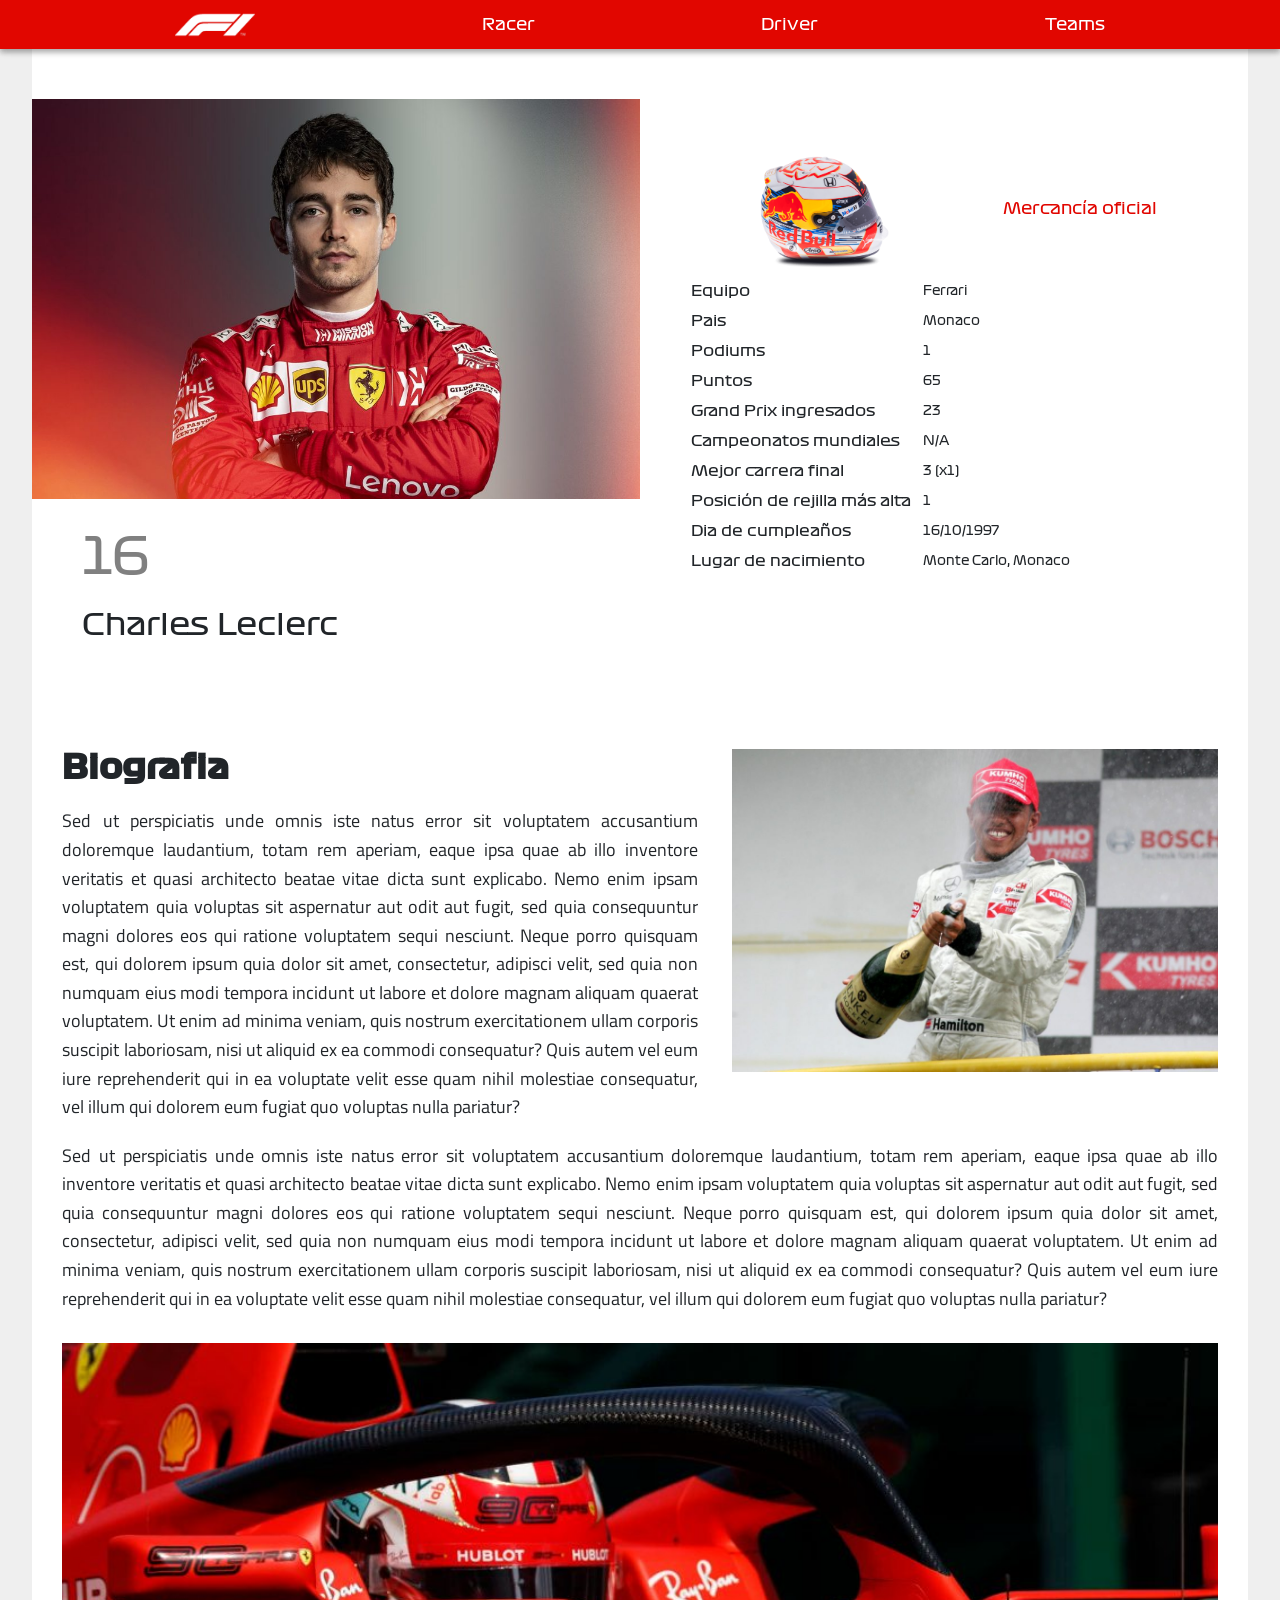
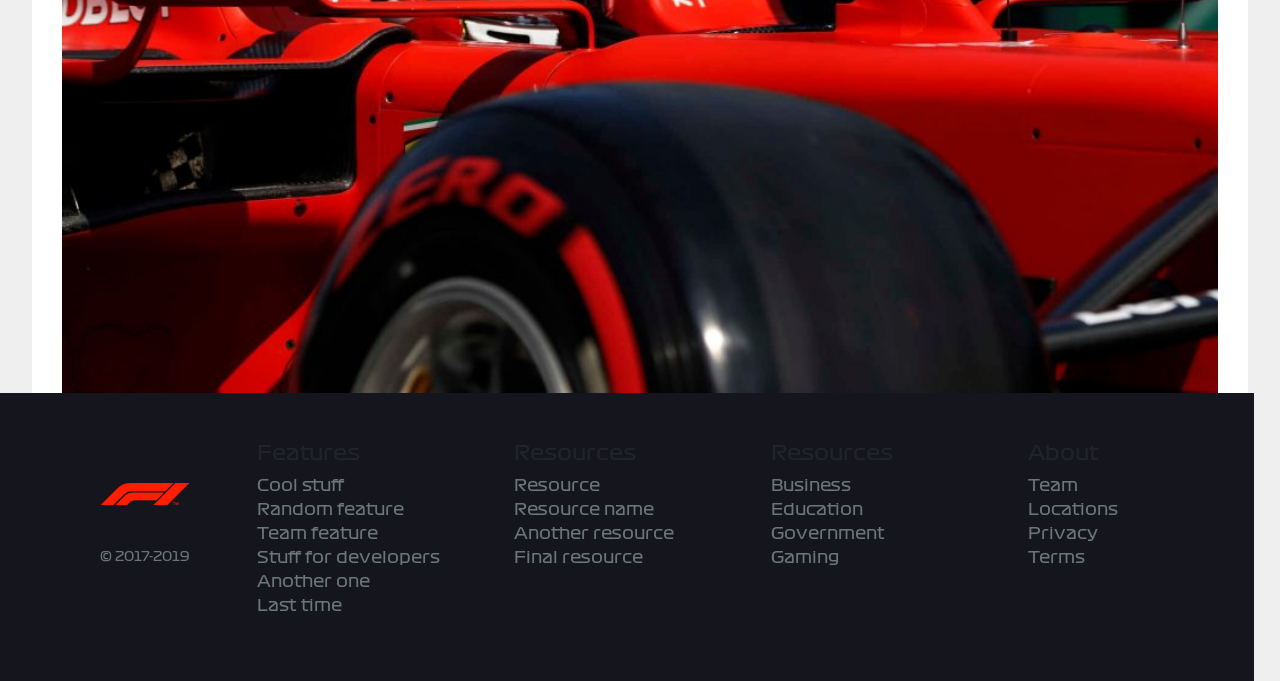
<file: pages/charlesl.html>
<!DOCTYPE html>
<html lang="es">

<head>
    <meta charset="utf-8">
    <meta content="width=device-width, initial-scale=1.0" name="viewport">
    <meta content="ie=edge" http-equiv="X-UA-Compatible">
    <!--Jquery y otros -->
    <link crossorigin="anonymous" href="https://stackpath.bootstrapcdn.com/bootstrap/4.3.1/css/bootstrap.min.css"
        integrity="sha384-ggOyR0iXCbMQv3Xipma34MD+dH/1fQ784/j6cY/iJTQUOhcWr7x9JvoRxT2MZw1T" rel="stylesheet">
    <script crossorigin="anonymous" integrity="sha384-JjSmVgyd0p3pXB1rRibZUAYoIIy6OrQ6VrjIEaFf/nJGzIxFDsf4x0xIM+B07jRM"
        src="https://stackpath.bootstrapcdn.com/bootstrap/4.3.1/js/bootstrap.min.js">
    </script>
    <script crossorigin="anonymous" integrity="sha384-q8i/X+965DzO0rT7abK41JStQIAqVgRVzpbzo5smXKp4YfRvH+8abtTE1Pi6jizo"
        src="https://code.jquery.com/jquery-3.3.1.slim.min.js">
    </script>
    <script crossorigin="anonymous" integrity="sha384-UO2eT0CpHqdSJQ6hJty5KVphtPhzWj9WO1clHTMGa3JDZwrnQq4sF86dIHNDz0W1"
        src="https://cdnjs.cloudflare.com/ajax/libs/popper.js/1.14.7/umd/popper.min.js">
    </script>
    <!--Bootstrap -->
    <link crossorigin="anonymous" href="https://stackpath.bootstrapcdn.com/bootstrap/4.3.1/css/bootstrap.min.css"
        integrity="sha384-ggOyR0iXCbMQv3Xipma34MD+dH/1fQ784/j6cY/iJTQUOhcWr7x9JvoRxT2MZw1T" rel="stylesheet">
    <script crossorigin="anonymous" integrity="sha384-JjSmVgyd0p3pXB1rRibZUAYoIIy6OrQ6VrjIEaFf/nJGzIxFDsf4x0xIM+B07jRM"
        src="https://stackpath.bootstrapcdn.com/bootstrap/4.3.1/js/bootstrap.min.js">
    </script>
    <!--Agregando estilos -->
    <link href="../styles/index.css" rel="stylesheet">
    <link href="../styles/pilots.css" rel="stylesheet">
    <link rel="stylesheet" href="https://use.fontawesome.com/releases/v5.8.1/css/all.css"
        integrity="sha384-50oBUHEmvpQ+1lW4y57PTFmhCaXp0ML5d60M1M7uH2+nqUivzIebhndOJK28anvf" crossorigin="anonymous">
        <link rel="icon" sizes="16x16" href="../favicon.png" />
    <title>Charles Leclerc</title>
</head>

<body>
    <!--Barra de navegacion-->
    <nav class="site-header sticky-top py-1" style="width: 100%">
        <div class="container d-flex flex-column flex-md-row justify-content-between">
            <a class="py-2 d-none d-md-inline-block" href="../index.html"><img id="fotico"
                    src="../resources/formula.png" alt="Formula 1" width="90" /> </a>
            <a class="py-2 d-none d-md-inline-block" href="racers.html">Racer</a>
            <a class="py-2 d-none d-md-inline-block" href="driver.html">Driver</a>
            <a class="py-2 d-none d-md-inline-block" href="team.html">Teams</a>
        </div>
    </nav>

    <div class="piloto">
        <div class="wrapper">
            <section class="section">
                <div class="img">
                    <div class="imgp" style="background-image: url('../resources/pilotos/piloto4.jpg');">
                    </div>
                    <div class="info">
                        <h3>16</h3>
                        <h4>Charles Leclerc</h4>
                    </div>
                </div>
                <div class="info">
                    <div class="top">
                        <img src="../resources/pilotos/casco4.png" alt="">
                        <h2>Mercancía oficial</h2>
                    </div>
                    <div class="down">
                        <table>
                            <tr>
                                <td>
                                    <h2 class="h2">Equipo</h2>
                                </td>
                                <td>
                                    <h2 class="par">Ferrari</h2>
                                </td>
                            </tr>
                            <tr>
                                <td>
                                    <h2 class="h2">Pais</h2>
                                </td>
                                <td>
                                    <h2 class="par">Monaco</h2>
                                </td>
                            </tr>
                            <tr>
                                <td>
                                    <h2 class="h2">Podiums</h2>
                                </td>
                                <td>
                                    <h2 class="par">1</h2>
                                </td>
                            </tr>
                            <tr>
                                <td>
                                    <h2 class="h2">Puntos</h2>
                                </td>
                                <td>
                                    <h2 class="par">65</h2>
                                </td>
                            </tr>
                            <tr>
                                <td>
                                    <h2 class="h2">Grand Prix ingresados</h2>
                                </td>
                                <td>
                                    <h2 class="par">23</h2>
                                </td>
                            </tr>
                            <tr>
                                <td>
                                    <h2 class="h2">Campeonatos mundiales</h2>
                                </td>
                                <td>
                                    <h2 class="par">N/A</h2>
                                </td>
                            </tr>
                            <tr>
                                <td>
                                    <h2 class="h2">Mejor carrera final</h2>
                                </td>
                                <td>
                                    <h2 class="par">3 (x1)</h2>
                                </td>
                            </tr>
                            <tr>
                                <td>
                                    <h2 class="h2">Posición de rejilla más alta</h2>
                                </td>
                                <td>
                                    <h2 class="par">1</h2>
                                </td>
                            </tr>
                            <tr>
                                <td>
                                    <h2 class="h2">Dia de cumpleaños</h2>
                                </td>
                                <td>
                                    <h2 class="par">16/10/1997</h2>
                                </td>
                            </tr>
                            <tr>
                                <td>
                                    <h2 class="h2">Lugar de nacimiento</h2>
                                </td>
                                <td>
                                    <h2 class="par">Monte Carlo, Monaco</h2>
                                </td>
                            </tr>
                        </table>
                    </div>
                </div>
            </section>

            <section class="contenido">
                <div class="left">
                    <h1>Biografia</h1>
                    <p>Sed ut perspiciatis unde omnis iste natus error sit voluptatem accusantium doloremque laudantium,
                        totam rem aperiam, eaque ipsa quae ab illo inventore veritatis et quasi architecto beatae vitae
                        dicta sunt explicabo. Nemo enim ipsam voluptatem quia voluptas sit aspernatur aut odit aut
                        fugit, sed quia consequuntur magni dolores eos qui ratione voluptatem sequi nesciunt. Neque
                        porro quisquam est, qui dolorem ipsum quia dolor sit amet, consectetur, adipisci velit, sed quia
                        non numquam eius modi tempora incidunt ut labore et dolore magnam aliquam quaerat voluptatem. Ut
                        enim ad minima veniam, quis nostrum exercitationem ullam corporis suscipit laboriosam, nisi ut
                        aliquid ex ea commodi consequatur? Quis autem vel eum iure reprehenderit qui in ea voluptate
                        velit esse quam nihil molestiae consequatur, vel illum qui dolorem eum fugiat quo voluptas nulla
                        pariatur?</p>
                </div>
                <div class="right">
                    <img src="../resources/fel.jpg" alt="">
                </div>
                <div class="down">
                    <p>Sed ut perspiciatis unde omnis iste natus error sit voluptatem accusantium doloremque laudantium,
                        totam rem aperiam, eaque ipsa quae ab illo inventore veritatis et quasi architecto beatae vitae
                        dicta sunt explicabo. Nemo enim ipsam voluptatem quia voluptas sit aspernatur aut odit aut
                        fugit, sed quia consequuntur magni dolores eos qui ratione voluptatem sequi nesciunt. Neque
                        porro quisquam est, qui dolorem ipsum quia dolor sit amet, consectetur, adipisci velit, sed quia
                        non numquam eius modi tempora incidunt ut labore et dolore magnam aliquam quaerat voluptatem. Ut
                        enim ad minima veniam, quis nostrum exercitationem ullam corporis suscipit laboriosam, nisi ut
                        aliquid ex ea commodi consequatur? Quis autem vel eum iure reprehenderit qui in ea voluptate
                        velit esse quam nihil molestiae consequatur, vel illum qui dolorem eum fugiat quo voluptas nulla
                        pariatur?</p>
                </div>
            </section>
            <img src="../resources/in/ferrari1.jpg" alt="" class="imgBig">
        </div>
    </div>

    <!--Footer-->
    <footer class="contenedor py-5 colorfurel" width="500">
        <div class="row">
            <div class="col-12 col-md">
                <a class="py-2" href="#">
                    <a class="py-2 d-none d-md-inline-block" href="">
                        <img alt="Formula 1" src="../resources/ff.png" style="margin-left: 100px;" width="90" />
                    </a>
                </a>
                <small class="d-block mb-3 text-muted" style="margin-left: 100px;">© 2017-2019</small>
            </div>
            <div class="col-6 col-md">
                <h5>Features</h5>
                <ul class="list-unstyled text-small">
                    <li>
                        <a class="text-muted" href="#">Cool stuff</a>
                    </li>
                    <li>
                        <a class="text-muted" href="#">Random feature</a>
                    </li>
                    <li>
                        <a class="text-muted" href="#">Team feature</a>
                    </li>
                    <li>
                        <a class="text-muted" href="#">Stuff for developers</a>
                    </li>
                    <li>
                        <a class="text-muted" href="#">Another one</a>
                    </li>
                    <li>
                        <a class="text-muted" href="#">Last time</a>
                    </li>
                </ul>
            </div>
            <div class="col-6 col-md">
                <h5>Resources</h5>
                <ul class="list-unstyled text-small">
                    <li>
                        <a class="text-muted" href="#">Resource</a>
                    </li>
                    <li>
                        <a class="text-muted" href="#">Resource name</a>
                    </li>
                    <li>
                        <a class="text-muted" href="#">Another resource</a>
                    </li>
                    <li>
                        <a class="text-muted" href="#">Final resource</a>
                    </li>
                </ul>
            </div>
            <div class="col-6 col-md">
                <h5>Resources</h5>
                <ul class="list-unstyled text-small">
                    <li>
                        <a class="text-muted" href="#">Business</a>
                    </li>
                    <li>
                        <a class="text-muted" href="#">Education</a>
                    </li>
                    <li>
                        <a class="text-muted" href="#">Government</a>
                    </li>
                    <li>
                        <a class="text-muted" href="#">Gaming</a>
                    </li>
                </ul>
            </div>
            <div class="col-6 col-md">
                <h5>About</h5>
                <ul class="list-unstyled text-small">
                    <li>
                        <a class="text-muted" href="#">Team</a>
                    </li>
                    <li>
                        <a class="text-muted" href="#">Locations</a>
                    </li>
                    <li>
                        <a class="text-muted" href="#">Privacy</a>
                    </li>
                    <li>
                        <a class="text-muted" href="#">Terms</a>
                    </li>
                </ul>
            </div>
        </div>
    </footer>
</body>

</html>
</file>
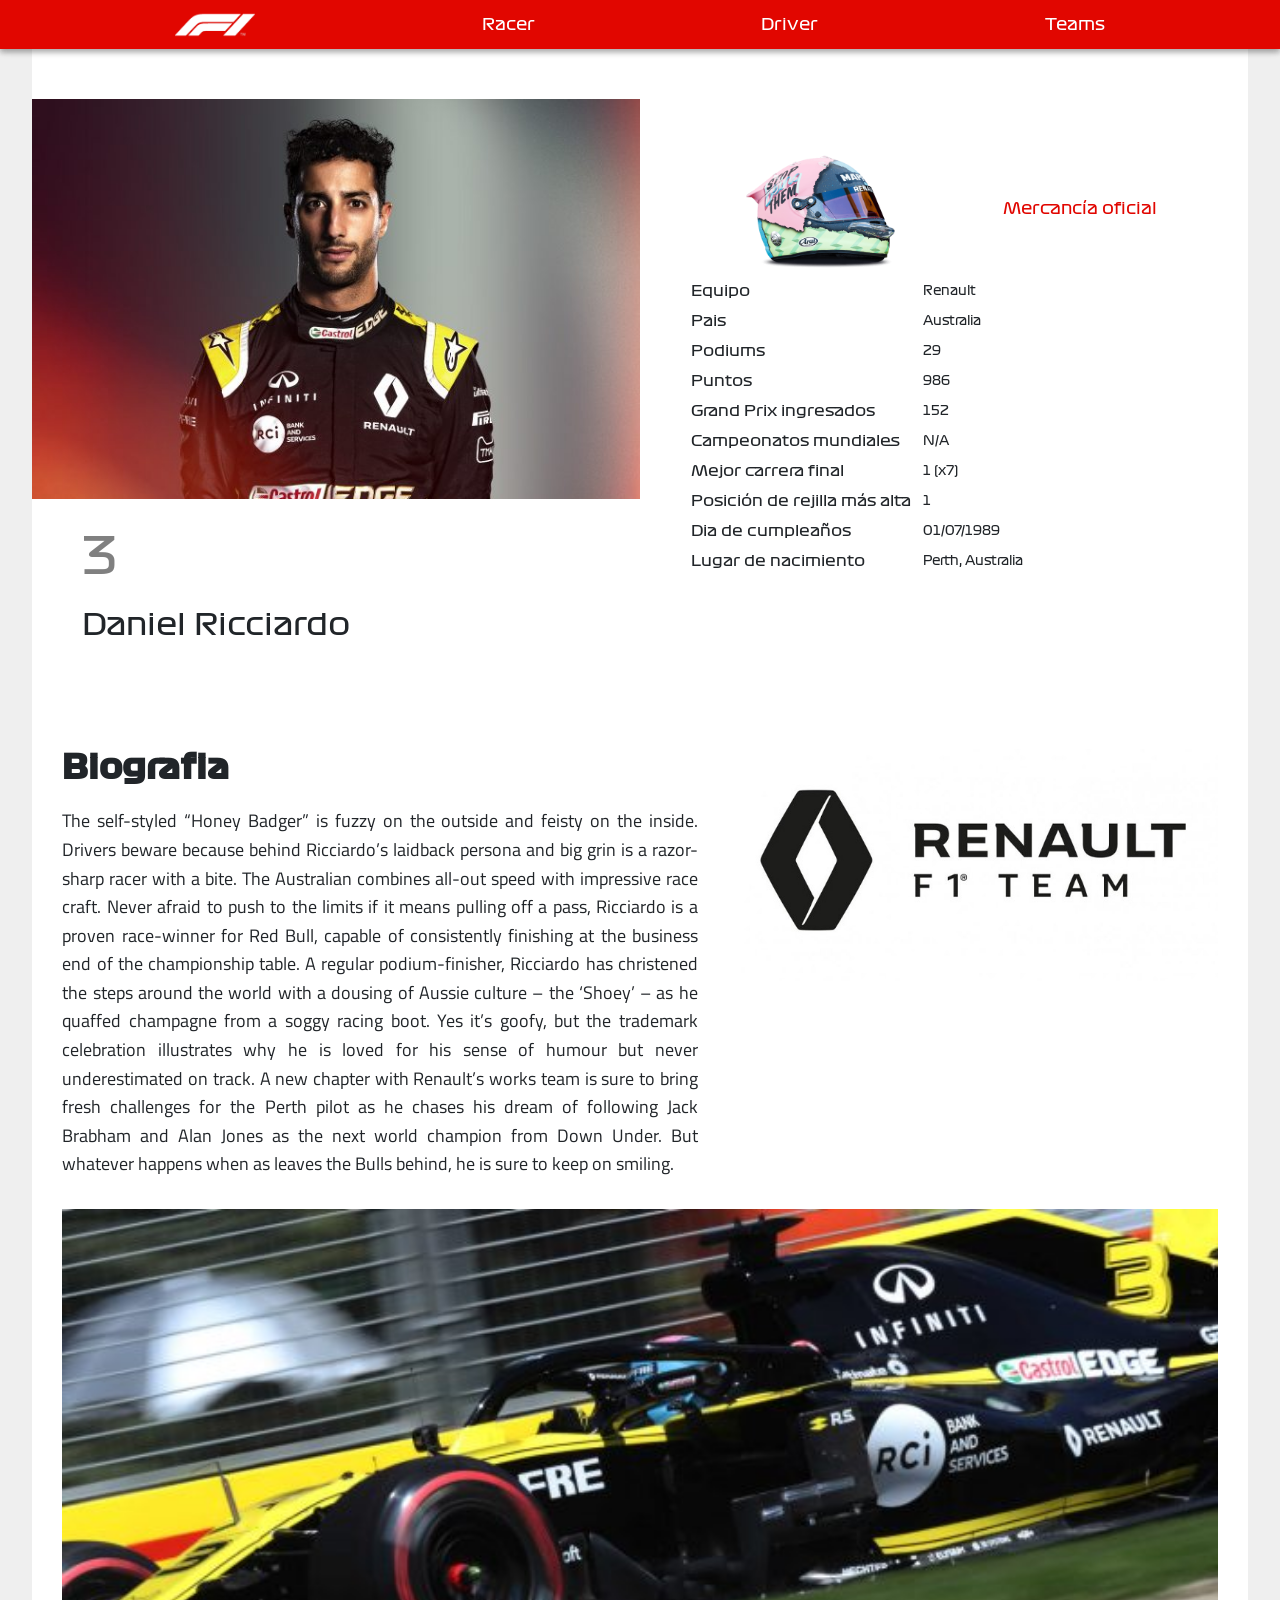
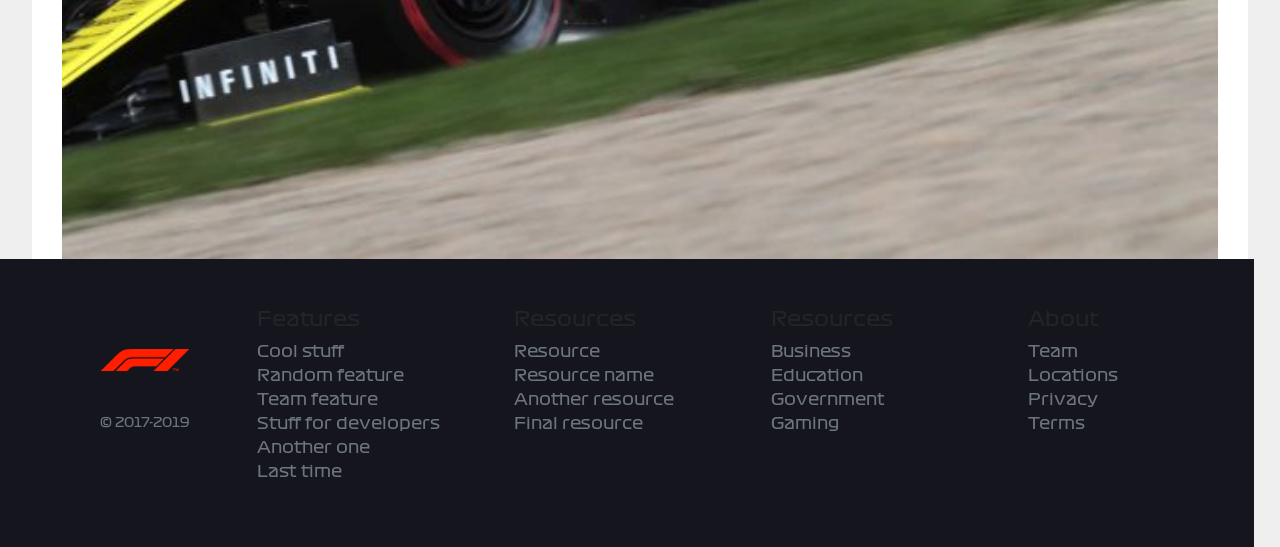
<file: pages/danielr.html>
<!DOCTYPE html>
<html lang="es">

<head>
    <meta charset="utf-8">
    <meta content="width=device-width, initial-scale=1.0" name="viewport">
    <meta content="ie=edge" http-equiv="X-UA-Compatible">
    <!--Jquery y otros -->
    <link crossorigin="anonymous" href="https://stackpath.bootstrapcdn.com/bootstrap/4.3.1/css/bootstrap.min.css"
        integrity="sha384-ggOyR0iXCbMQv3Xipma34MD+dH/1fQ784/j6cY/iJTQUOhcWr7x9JvoRxT2MZw1T" rel="stylesheet">
    <script crossorigin="anonymous" integrity="sha384-JjSmVgyd0p3pXB1rRibZUAYoIIy6OrQ6VrjIEaFf/nJGzIxFDsf4x0xIM+B07jRM"
        src="https://stackpath.bootstrapcdn.com/bootstrap/4.3.1/js/bootstrap.min.js">
    </script>
    <script crossorigin="anonymous" integrity="sha384-q8i/X+965DzO0rT7abK41JStQIAqVgRVzpbzo5smXKp4YfRvH+8abtTE1Pi6jizo"
        src="https://code.jquery.com/jquery-3.3.1.slim.min.js">
    </script>
    <script crossorigin="anonymous" integrity="sha384-UO2eT0CpHqdSJQ6hJty5KVphtPhzWj9WO1clHTMGa3JDZwrnQq4sF86dIHNDz0W1"
        src="https://cdnjs.cloudflare.com/ajax/libs/popper.js/1.14.7/umd/popper.min.js">
    </script>
    <!--Bootstrap -->
    <link crossorigin="anonymous" href="https://stackpath.bootstrapcdn.com/bootstrap/4.3.1/css/bootstrap.min.css"
        integrity="sha384-ggOyR0iXCbMQv3Xipma34MD+dH/1fQ784/j6cY/iJTQUOhcWr7x9JvoRxT2MZw1T" rel="stylesheet">
    <script crossorigin="anonymous" integrity="sha384-JjSmVgyd0p3pXB1rRibZUAYoIIy6OrQ6VrjIEaFf/nJGzIxFDsf4x0xIM+B07jRM"
        src="https://stackpath.bootstrapcdn.com/bootstrap/4.3.1/js/bootstrap.min.js">
    </script>
    <!--Agregando estilos -->
    <link href="../styles/index.css" rel="stylesheet">
    <link href="../styles/pilots.css" rel="stylesheet">
    <link rel="stylesheet" href="https://use.fontawesome.com/releases/v5.8.1/css/all.css"
        integrity="sha384-50oBUHEmvpQ+1lW4y57PTFmhCaXp0ML5d60M1M7uH2+nqUivzIebhndOJK28anvf" crossorigin="anonymous">
        <link rel="icon" sizes="16x16" href="../favicon.png" />
    <title>Daniel Ricciardo</title>
</head>

<body>
    <!--Barra de navegacion-->
    <nav class="site-header sticky-top py-1" style="width: 100%">
        <div class="container d-flex flex-column flex-md-row justify-content-between">
            <a class="py-2 d-none d-md-inline-block" href="../index.html"><img id="fotico"
                    src="../resources/formula.png" alt="Formula 1" width="90" /> </a>
            <a class="py-2 d-none d-md-inline-block" href="racers.html">Racer</a>
            <a class="py-2 d-none d-md-inline-block" href="driver.html">Driver</a>
            <a class="py-2 d-none d-md-inline-block" href="team.html">Teams</a>
        </div>
    </nav>

    <div class="piloto">
        <div class="wrapper">
            <section class="section">
                <div class="img">
                    <div class="imgp" style="background-image: url('../resources/pilotos/piloto10.jpg');">
                    </div>
                    <div class="info">
                        <h3>3</h3>
                        <h4>Daniel Ricciardo</h4>
                    </div>
                </div>
                <div class="info">
                    <div class="top">
                        <img src="../resources/pilotos/casco12.png" alt="">
                        <h2>Mercancía oficial</h2>
                    </div>
                    <div class="down">
                        <table>
                            <tr>
                                <td>
                                    <h2 class="h2">Equipo</h2>
                                </td>
                                <td>
                                    <h2 class="par">Renault</h2>
                                </td>
                            </tr>
                            <tr>
                                <td>
                                    <h2 class="h2">Pais</h2>
                                </td>
                                <td>
                                    <h2 class="par">Australia</h2>
                                </td>
                            </tr>
                            <tr>
                                <td>
                                    <h2 class="h2">Podiums</h2>
                                </td>
                                <td>
                                    <h2 class="par">29</h2>
                                </td>
                            </tr>
                            <tr>
                                <td>
                                    <h2 class="h2">Puntos</h2>
                                </td>
                                <td>
                                    <h2 class="par">986</h2>
                                </td>
                            </tr>
                            <tr>
                                <td>
                                    <h2 class="h2">Grand Prix ingresados</h2>
                                </td>
                                <td>
                                    <h2 class="par">152</h2>
                                </td>
                            </tr>
                            <tr>
                                <td>
                                    <h2 class="h2">Campeonatos mundiales</h2>
                                </td>
                                <td>
                                    <h2 class="par">N/A</h2>
                                </td>
                            </tr>
                            <tr>
                                <td>
                                    <h2 class="h2">Mejor carrera final</h2>
                                </td>
                                <td>
                                    <h2 class="par">1 (x7)</h2>
                                </td>
                            </tr>
                            <tr>
                                <td>
                                    <h2 class="h2">Posición de rejilla más alta</h2>
                                </td>
                                <td>
                                    <h2 class="par">1</h2>
                                </td>
                            </tr>
                            <tr>
                                <td>
                                    <h2 class="h2">Dia de cumpleaños</h2>
                                </td>
                                <td>
                                    <h2 class="par">01/07/1989</h2>
                                </td>
                            </tr>
                            <tr>
                                <td>
                                    <h2 class="h2">Lugar de nacimiento</h2>
                                </td>
                                <td>
                                    <h2 class="par">Perth, Australia</h2>
                                </td>
                            </tr>
                        </table>
                    </div>
                </div>
            </section>

            <section class="contenido">
                <div class="left">
                    <h1>Biografia</h1>
                    <p>The self-styled “Honey Badger” is fuzzy on the outside and feisty on the inside. Drivers beware
                        because behind Ricciardo’s laidback persona and big grin is a razor-sharp racer with a bite.

                        The Australian combines all-out speed with impressive race craft. Never afraid to push to the
                        limits if it means pulling off a pass, Ricciardo is a proven race-winner for Red Bull, capable
                        of consistently finishing at the business end of the championship table.

                        A regular podium-finisher, Ricciardo has christened the steps around the world with a dousing of
                        Aussie culture – the ‘Shoey’ – as he quaffed champagne from a soggy racing boot. Yes it’s goofy,
                        but the trademark celebration illustrates why he is loved for his sense of humour but never
                        underestimated on track.

                        A new chapter with Renault’s works team is sure to bring fresh challenges for the Perth pilot as
                        he chases his dream of following Jack Brabham and Alan Jones as the next world champion from
                        Down Under. But whatever happens when as leaves the Bulls behind, he is sure to keep on smiling.
                    </p>
                </div>
                <div class="right">
                    <img src="../resources/spon-quinta.png" alt="">
                </div>
            </section>
            <img src="../resources/in/renault1.jpg" alt="" class="imgBig">
        </div>
    </div>

    <!--Footer-->
    <footer class="contenedor py-5 colorfurel" width="500">
        <div class="row">
            <div class="col-12 col-md">
                <a class="py-2" href="#">
                    <a class="py-2 d-none d-md-inline-block" href="">
                        <img alt="Formula 1" src="../resources/ff.png" style="margin-left: 100px;" width="90" />
                    </a>
                </a>
                <small class="d-block mb-3 text-muted" style="margin-left: 100px;">© 2017-2019</small>
            </div>
            <div class="col-6 col-md">
                <h5>Features</h5>
                <ul class="list-unstyled text-small">
                    <li>
                        <a class="text-muted" href="#">Cool stuff</a>
                    </li>
                    <li>
                        <a class="text-muted" href="#">Random feature</a>
                    </li>
                    <li>
                        <a class="text-muted" href="#">Team feature</a>
                    </li>
                    <li>
                        <a class="text-muted" href="#">Stuff for developers</a>
                    </li>
                    <li>
                        <a class="text-muted" href="#">Another one</a>
                    </li>
                    <li>
                        <a class="text-muted" href="#">Last time</a>
                    </li>
                </ul>
            </div>
            <div class="col-6 col-md">
                <h5>Resources</h5>
                <ul class="list-unstyled text-small">
                    <li>
                        <a class="text-muted" href="#">Resource</a>
                    </li>
                    <li>
                        <a class="text-muted" href="#">Resource name</a>
                    </li>
                    <li>
                        <a class="text-muted" href="#">Another resource</a>
                    </li>
                    <li>
                        <a class="text-muted" href="#">Final resource</a>
                    </li>
                </ul>
            </div>
            <div class="col-6 col-md">
                <h5>Resources</h5>
                <ul class="list-unstyled text-small">
                    <li>
                        <a class="text-muted" href="#">Business</a>
                    </li>
                    <li>
                        <a class="text-muted" href="#">Education</a>
                    </li>
                    <li>
                        <a class="text-muted" href="#">Government</a>
                    </li>
                    <li>
                        <a class="text-muted" href="#">Gaming</a>
                    </li>
                </ul>
            </div>
            <div class="col-6 col-md">
                <h5>About</h5>
                <ul class="list-unstyled text-small">
                    <li>
                        <a class="text-muted" href="#">Team</a>
                    </li>
                    <li>
                        <a class="text-muted" href="#">Locations</a>
                    </li>
                    <li>
                        <a class="text-muted" href="#">Privacy</a>
                    </li>
                    <li>
                        <a class="text-muted" href="#">Terms</a>
                    </li>
                </ul>
            </div>
        </div>
    </footer>
</body>

</html>
</file>
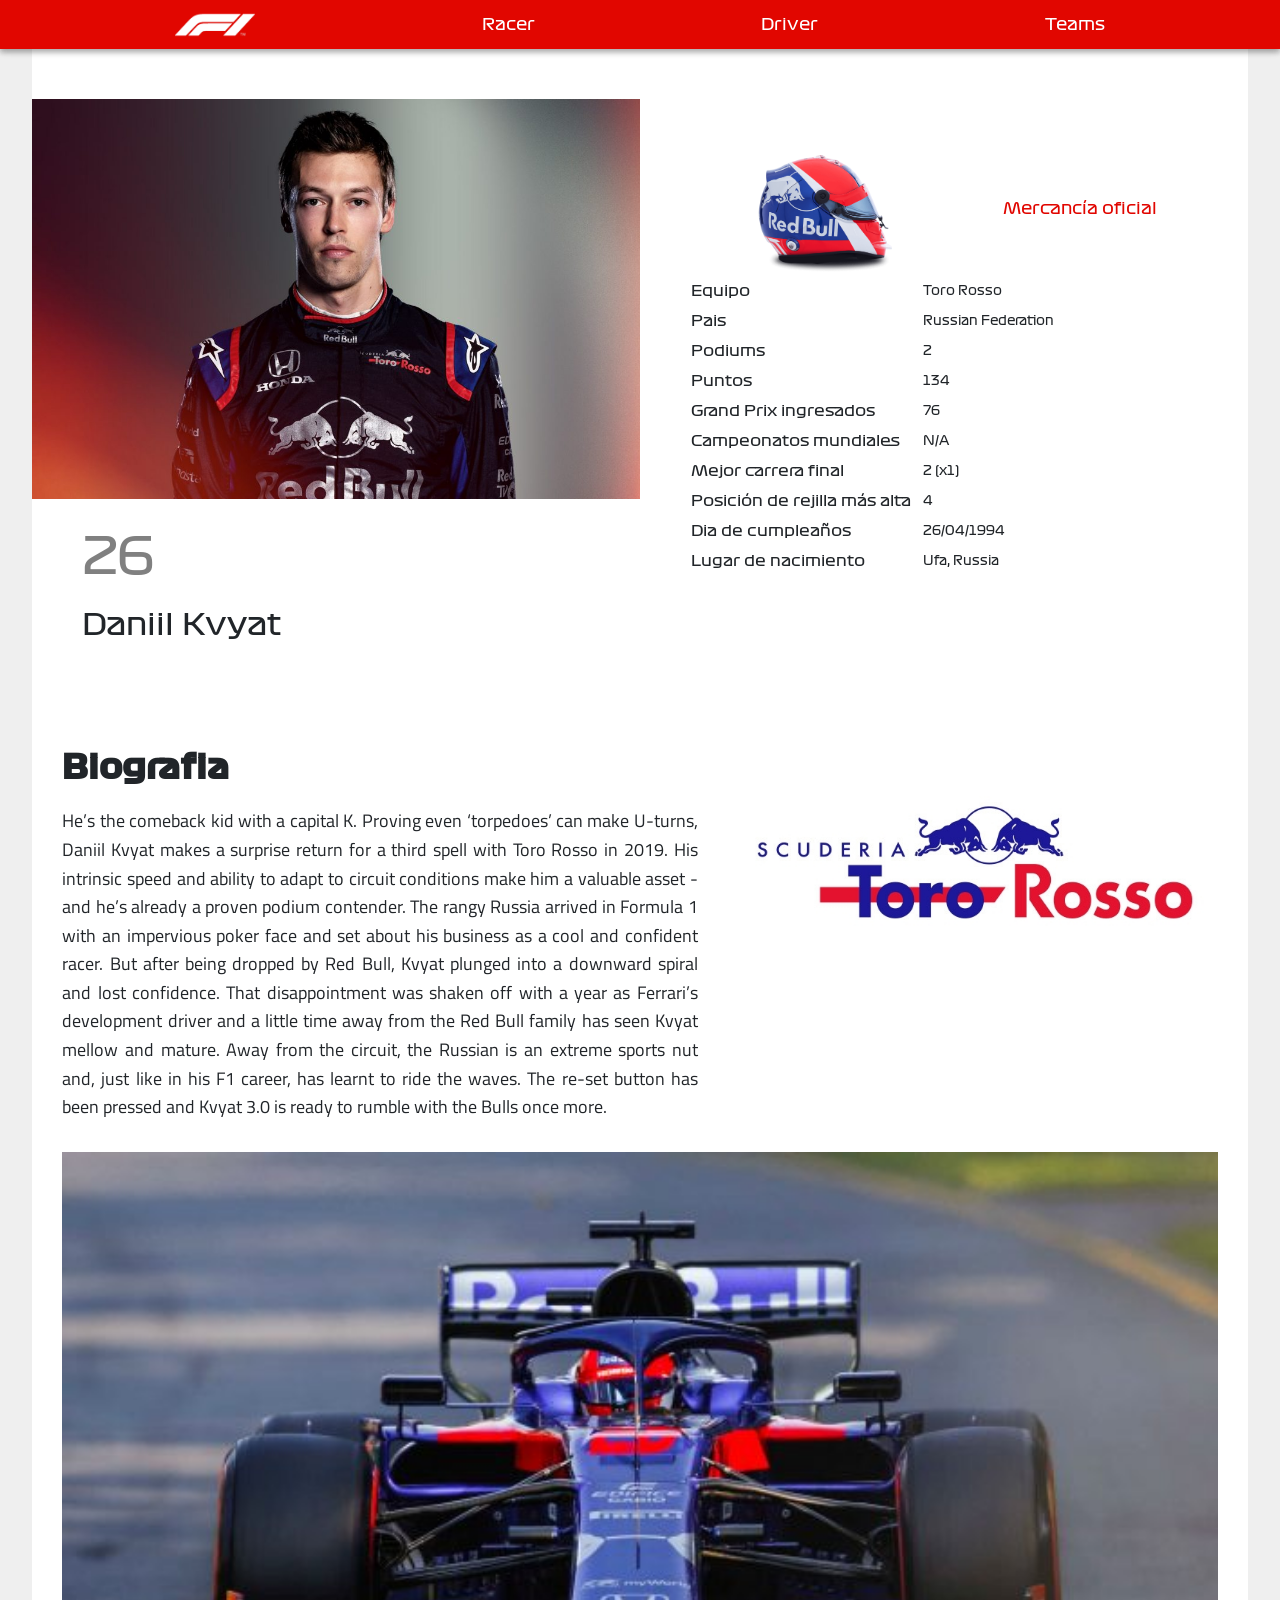
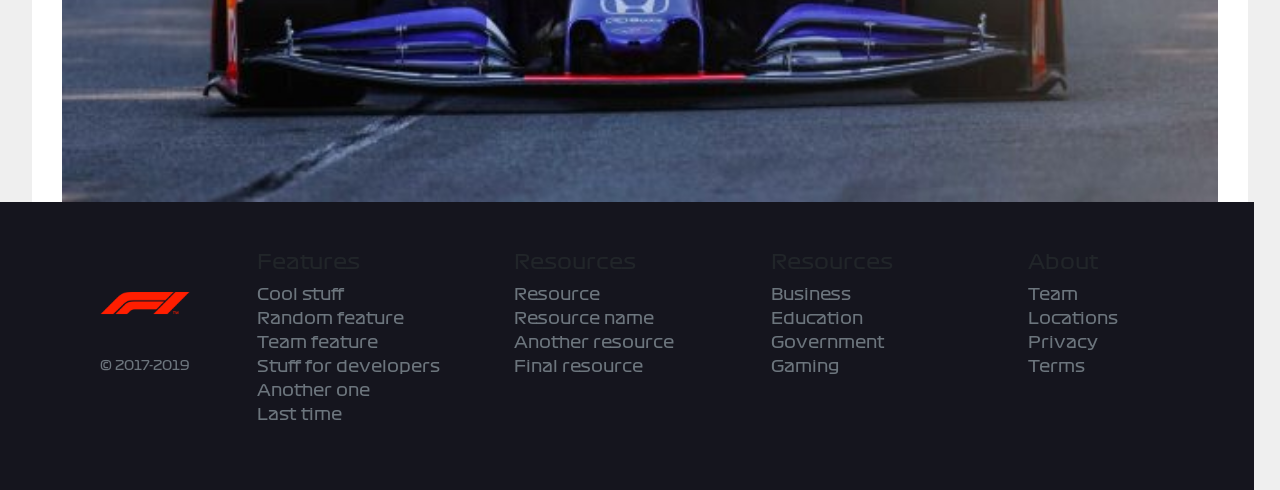
<file: pages/daniilk.html>
<!DOCTYPE html>
<html lang="es">

<head>
    <meta charset="utf-8">
    <meta content="width=device-width, initial-scale=1.0" name="viewport">
    <meta content="ie=edge" http-equiv="X-UA-Compatible">
    <!--Jquery y otros -->
    <link crossorigin="anonymous" href="https://stackpath.bootstrapcdn.com/bootstrap/4.3.1/css/bootstrap.min.css"
        integrity="sha384-ggOyR0iXCbMQv3Xipma34MD+dH/1fQ784/j6cY/iJTQUOhcWr7x9JvoRxT2MZw1T" rel="stylesheet">
    <script crossorigin="anonymous" integrity="sha384-JjSmVgyd0p3pXB1rRibZUAYoIIy6OrQ6VrjIEaFf/nJGzIxFDsf4x0xIM+B07jRM"
        src="https://stackpath.bootstrapcdn.com/bootstrap/4.3.1/js/bootstrap.min.js">
    </script>
    <script crossorigin="anonymous" integrity="sha384-q8i/X+965DzO0rT7abK41JStQIAqVgRVzpbzo5smXKp4YfRvH+8abtTE1Pi6jizo"
        src="https://code.jquery.com/jquery-3.3.1.slim.min.js">
    </script>
    <script crossorigin="anonymous" integrity="sha384-UO2eT0CpHqdSJQ6hJty5KVphtPhzWj9WO1clHTMGa3JDZwrnQq4sF86dIHNDz0W1"
        src="https://cdnjs.cloudflare.com/ajax/libs/popper.js/1.14.7/umd/popper.min.js">
    </script>
    <!--Bootstrap -->
    <link crossorigin="anonymous" href="https://stackpath.bootstrapcdn.com/bootstrap/4.3.1/css/bootstrap.min.css"
        integrity="sha384-ggOyR0iXCbMQv3Xipma34MD+dH/1fQ784/j6cY/iJTQUOhcWr7x9JvoRxT2MZw1T" rel="stylesheet">
    <script crossorigin="anonymous" integrity="sha384-JjSmVgyd0p3pXB1rRibZUAYoIIy6OrQ6VrjIEaFf/nJGzIxFDsf4x0xIM+B07jRM"
        src="https://stackpath.bootstrapcdn.com/bootstrap/4.3.1/js/bootstrap.min.js">
    </script>
    <!--Agregando estilos -->
    <link href="../styles/index.css" rel="stylesheet">
    <link href="../styles/pilots.css" rel="stylesheet">
    <link rel="stylesheet" href="https://use.fontawesome.com/releases/v5.8.1/css/all.css"
        integrity="sha384-50oBUHEmvpQ+1lW4y57PTFmhCaXp0ML5d60M1M7uH2+nqUivzIebhndOJK28anvf" crossorigin="anonymous">
        <link rel="icon" sizes="16x16" href="../favicon.png" />
    <title>Daniil Kvyat</title>
</head>

<body>
    <!--Barra de navegacion-->
    <nav class="site-header sticky-top py-1" style="width: 100%">
        <div class="container d-flex flex-column flex-md-row justify-content-between">
            <a class="py-2 d-none d-md-inline-block" href="../index.html"><img id="fotico"
                    src="../resources/formula.png" alt="Formula 1" width="90" /> </a>
            <a class="py-2 d-none d-md-inline-block" href="racers.html">Racer</a>
            <a class="py-2 d-none d-md-inline-block" href="driver.html">Driver</a>
            <a class="py-2 d-none d-md-inline-block" href="team.html">Teams</a>
        </div>
    </nav>

    <div class="piloto">
        <div class="wrapper">
            <section class="section">
                <div class="img">
                    <div class="imgp" style="background-image: url('../resources/pilotos/piloto15.jpg');">
                    </div>
                    <div class="info">
                        <h3>26</h3>
                        <h4>Daniil Kvyat</h4>
                    </div>
                </div>
                <div class="info">
                    <div class="top">
                        <img src="../resources/pilotos/casco15.png" alt="">
                        <h2>Mercancía oficial</h2>
                    </div>
                    <div class="down">
                        <table>
                            <tr>
                                <td>
                                    <h2 class="h2">Equipo</h2>
                                </td>
                                <td>
                                    <h2 class="par">Toro Rosso</h2>
                                </td>
                            </tr>
                            <tr>
                                <td>
                                    <h2 class="h2">Pais</h2>
                                </td>
                                <td>
                                    <h2 class="par">Russian Federation</h2>
                                </td>
                            </tr>
                            <tr>
                                <td>
                                    <h2 class="h2">Podiums</h2>
                                </td>
                                <td>
                                    <h2 class="par">2</h2>
                                </td>
                            </tr>
                            <tr>
                                <td>
                                    <h2 class="h2">Puntos</h2>
                                </td>
                                <td>
                                    <h2 class="par">134</h2>
                                </td>
                            </tr>
                            <tr>
                                <td>
                                    <h2 class="h2">Grand Prix ingresados</h2>
                                </td>
                                <td>
                                    <h2 class="par">76</h2>
                                </td>
                            </tr>
                            <tr>
                                <td>
                                    <h2 class="h2">Campeonatos mundiales</h2>
                                </td>
                                <td>
                                    <h2 class="par">N/A</h2>
                                </td>
                            </tr>
                            <tr>
                                <td>
                                    <h2 class="h2">Mejor carrera final</h2>
                                </td>
                                <td>
                                    <h2 class="par">2 (x1)</h2>
                                </td>
                            </tr>
                            <tr>
                                <td>
                                    <h2 class="h2">Posición de rejilla más alta</h2>
                                </td>
                                <td>
                                    <h2 class="par">4</h2>
                                </td>
                            </tr>
                            <tr>
                                <td>
                                    <h2 class="h2">Dia de cumpleaños</h2>
                                </td>
                                <td>
                                    <h2 class="par">26/04/1994</h2>
                                </td>
                            </tr>
                            <tr>
                                <td>
                                    <h2 class="h2">Lugar de nacimiento</h2>
                                </td>
                                <td>
                                    <h2 class="par">Ufa, Russia</h2>
                                </td>
                            </tr>
                        </table>
                    </div>
                </div>
            </section>

            <section class="contenido">
                <div class="left">
                    <h1>Biografia</h1>
                    <p>He’s the comeback kid with a capital K.

                        Proving even ‘torpedoes’ can make U-turns, Daniil Kvyat makes a surprise return for a third
                        spell with Toro Rosso in 2019.

                        His intrinsic speed and ability to adapt to circuit conditions make him a valuable asset - and
                        he’s already a proven podium contender.

                        The rangy Russia arrived in Formula 1 with an impervious poker face and set about his business
                        as a cool and confident racer.

                        But after being dropped by Red Bull, Kvyat plunged into a downward spiral and lost confidence.

                        That disappointment was shaken off with a year as Ferrari’s development driver and a little time
                        away from the Red Bull family has seen Kvyat mellow and mature.

                        Away from the circuit, the Russian is an extreme sports nut and, just like in his F1 career, has
                        learnt to ride the waves.

                        The re-set button has been pressed and Kvyat 3.0 is ready to rumble with the Bulls once more.
                    </p>
                </div>
                <div class="right">
                    <img src="../resources/spon-octava.jpg" alt="">
                </div>
            </section>
            <img src="../resources/in/tororosso.jpg" alt="" class="imgBig">
        </div>
    </div>

    <!--Footer-->
    <footer class="contenedor py-5 colorfurel" width="500">
        <div class="row">
            <div class="col-12 col-md">
                <a class="py-2" href="#">
                    <a class="py-2 d-none d-md-inline-block" href="">
                        <img alt="Formula 1" src="../resources/ff.png" style="margin-left: 100px;" width="90" />
                    </a>
                </a>
                <small class="d-block mb-3 text-muted" style="margin-left: 100px;">© 2017-2019</small>
            </div>
            <div class="col-6 col-md">
                <h5>Features</h5>
                <ul class="list-unstyled text-small">
                    <li>
                        <a class="text-muted" href="#">Cool stuff</a>
                    </li>
                    <li>
                        <a class="text-muted" href="#">Random feature</a>
                    </li>
                    <li>
                        <a class="text-muted" href="#">Team feature</a>
                    </li>
                    <li>
                        <a class="text-muted" href="#">Stuff for developers</a>
                    </li>
                    <li>
                        <a class="text-muted" href="#">Another one</a>
                    </li>
                    <li>
                        <a class="text-muted" href="#">Last time</a>
                    </li>
                </ul>
            </div>
            <div class="col-6 col-md">
                <h5>Resources</h5>
                <ul class="list-unstyled text-small">
                    <li>
                        <a class="text-muted" href="#">Resource</a>
                    </li>
                    <li>
                        <a class="text-muted" href="#">Resource name</a>
                    </li>
                    <li>
                        <a class="text-muted" href="#">Another resource</a>
                    </li>
                    <li>
                        <a class="text-muted" href="#">Final resource</a>
                    </li>
                </ul>
            </div>
            <div class="col-6 col-md">
                <h5>Resources</h5>
                <ul class="list-unstyled text-small">
                    <li>
                        <a class="text-muted" href="#">Business</a>
                    </li>
                    <li>
                        <a class="text-muted" href="#">Education</a>
                    </li>
                    <li>
                        <a class="text-muted" href="#">Government</a>
                    </li>
                    <li>
                        <a class="text-muted" href="#">Gaming</a>
                    </li>
                </ul>
            </div>
            <div class="col-6 col-md">
                <h5>About</h5>
                <ul class="list-unstyled text-small">
                    <li>
                        <a class="text-muted" href="#">Team</a>
                    </li>
                    <li>
                        <a class="text-muted" href="#">Locations</a>
                    </li>
                    <li>
                        <a class="text-muted" href="#">Privacy</a>
                    </li>
                    <li>
                        <a class="text-muted" href="#">Terms</a>
                    </li>
                </ul>
            </div>
        </div>
    </footer>
</body>

</html>
</file>
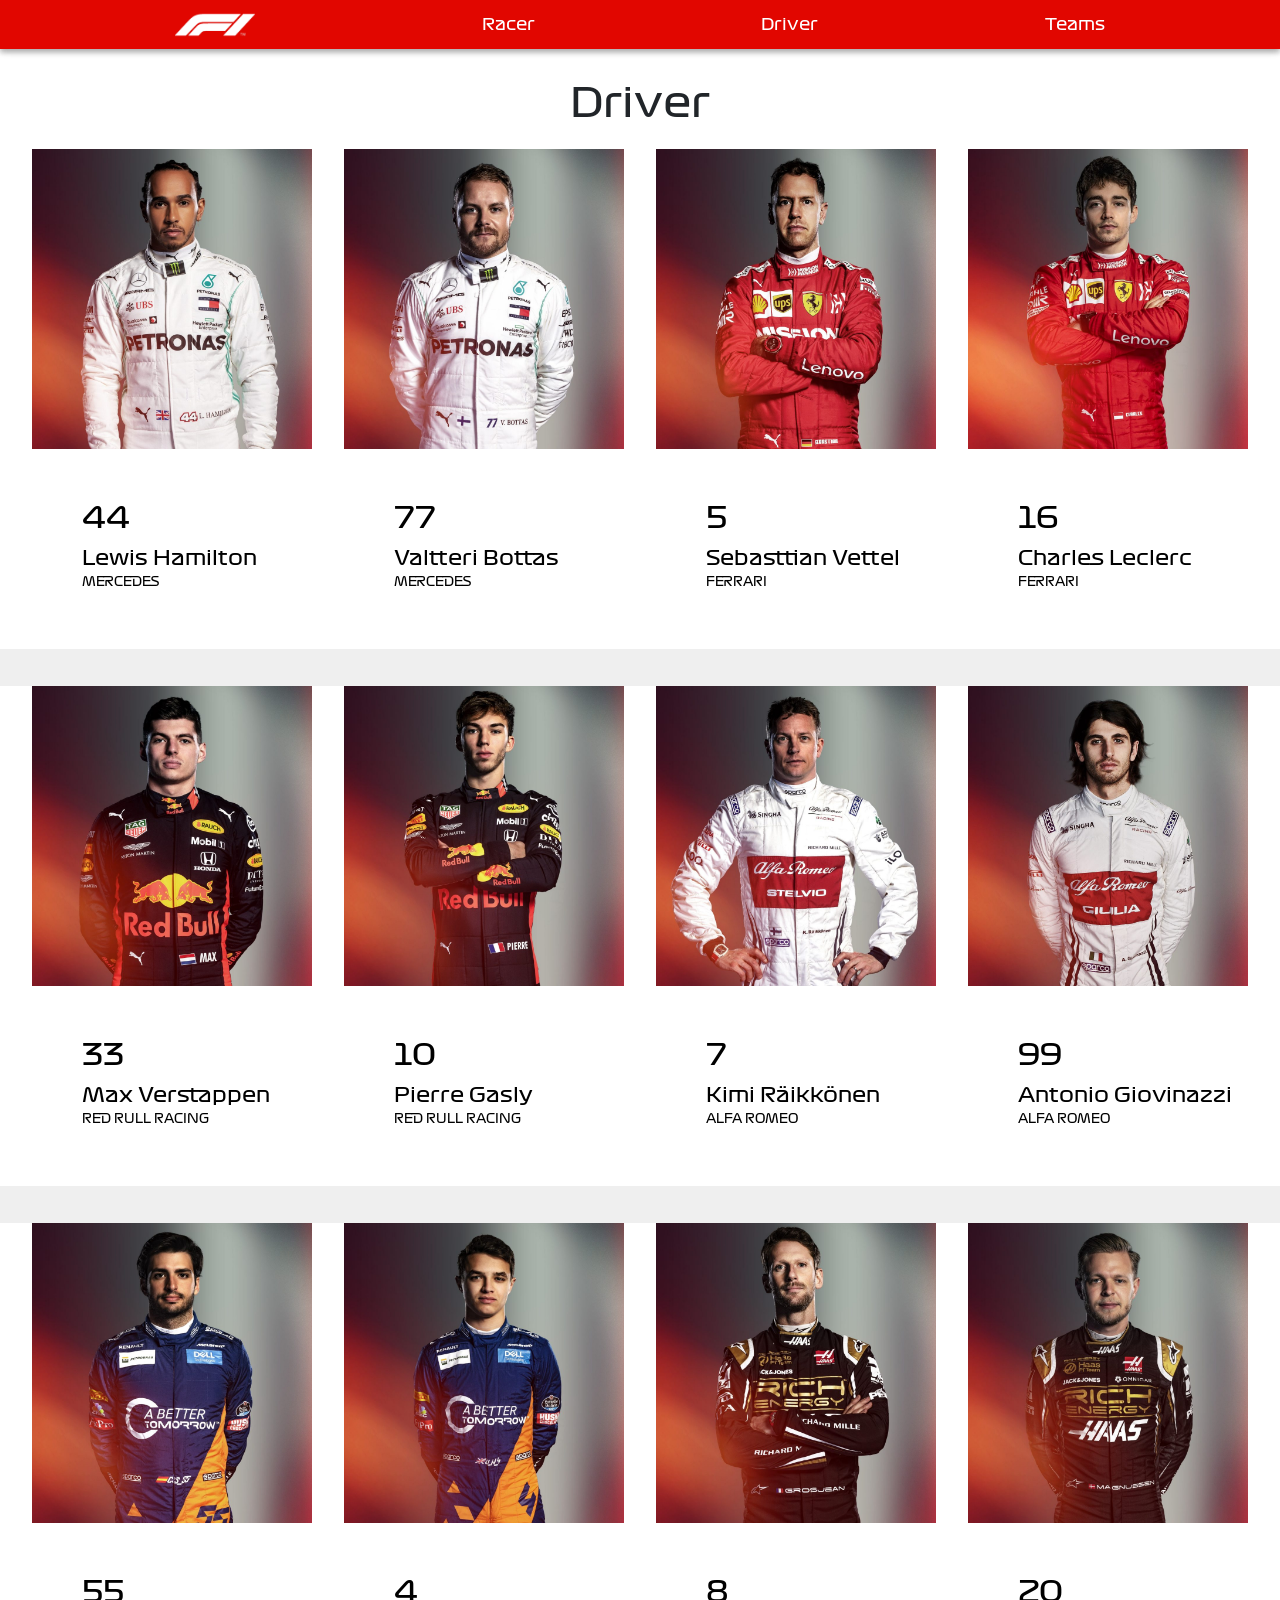
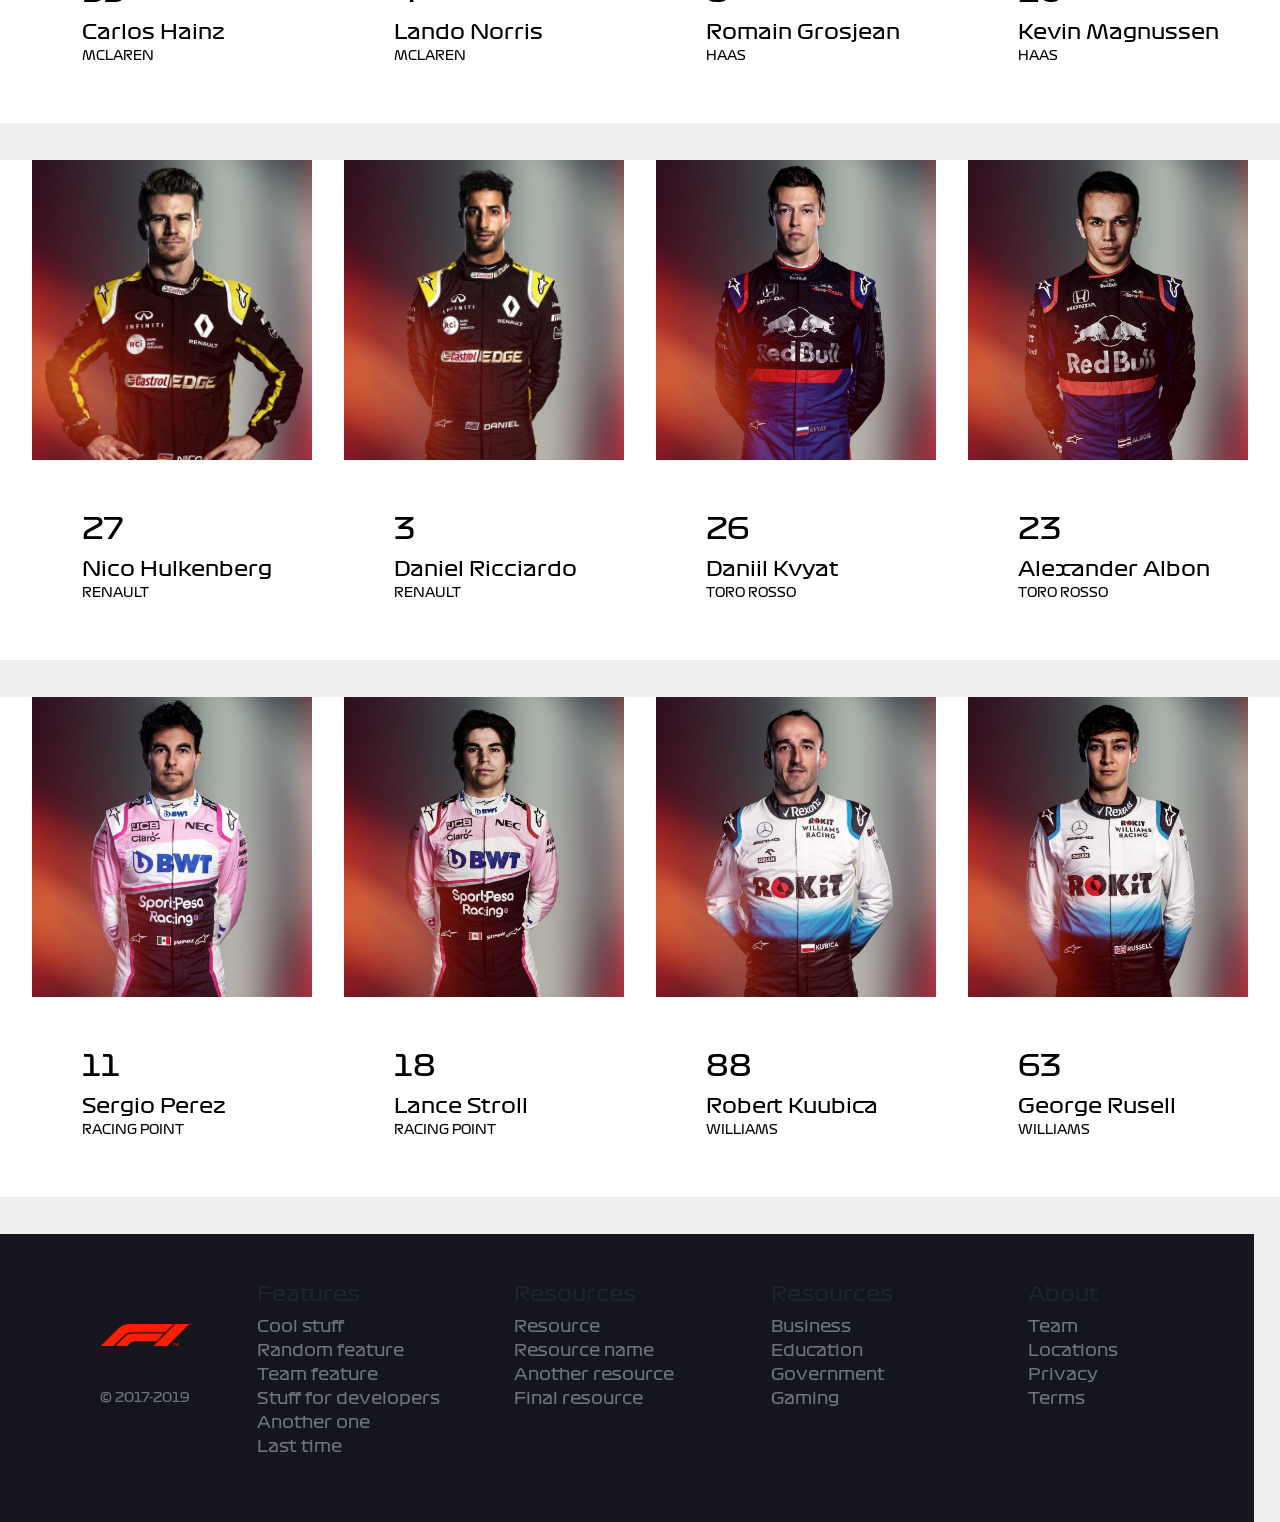
<file: pages/driver.html>
<!DOCTYPE html>
<html lang="es">

<head>
    <meta charset="utf-8">
    <meta content="width=device-width, initial-scale=1.0" name="viewport">
    <meta content="ie=edge" http-equiv="X-UA-Compatible">
    <!--Jquery y otros -->
    <link crossorigin="anonymous" href="https://stackpath.bootstrapcdn.com/bootstrap/4.3.1/css/bootstrap.min.css"
        integrity="sha384-ggOyR0iXCbMQv3Xipma34MD+dH/1fQ784/j6cY/iJTQUOhcWr7x9JvoRxT2MZw1T" rel="stylesheet">
    <script crossorigin="anonymous" integrity="sha384-JjSmVgyd0p3pXB1rRibZUAYoIIy6OrQ6VrjIEaFf/nJGzIxFDsf4x0xIM+B07jRM"
        src="https://stackpath.bootstrapcdn.com/bootstrap/4.3.1/js/bootstrap.min.js">
    </script>
    <script crossorigin="anonymous" integrity="sha384-q8i/X+965DzO0rT7abK41JStQIAqVgRVzpbzo5smXKp4YfRvH+8abtTE1Pi6jizo"
        src="https://code.jquery.com/jquery-3.3.1.slim.min.js">
    </script>
    <script crossorigin="anonymous" integrity="sha384-UO2eT0CpHqdSJQ6hJty5KVphtPhzWj9WO1clHTMGa3JDZwrnQq4sF86dIHNDz0W1"
        src="https://cdnjs.cloudflare.com/ajax/libs/popper.js/1.14.7/umd/popper.min.js">
    </script>
    <!--Bootstrap -->
    <link crossorigin="anonymous" href="https://stackpath.bootstrapcdn.com/bootstrap/4.3.1/css/bootstrap.min.css"
        integrity="sha384-ggOyR0iXCbMQv3Xipma34MD+dH/1fQ784/j6cY/iJTQUOhcWr7x9JvoRxT2MZw1T" rel="stylesheet">
    <script crossorigin="anonymous" integrity="sha384-JjSmVgyd0p3pXB1rRibZUAYoIIy6OrQ6VrjIEaFf/nJGzIxFDsf4x0xIM+B07jRM"
        src="https://stackpath.bootstrapcdn.com/bootstrap/4.3.1/js/bootstrap.min.js">
    </script>
    <!--Agregando estilos -->
    <link href="../styles/index.css" rel="stylesheet">
    <link href="../styles/driver.css" rel="stylesheet">
    <link rel="stylesheet" href="https://use.fontawesome.com/releases/v5.8.1/css/all.css"
        integrity="sha384-50oBUHEmvpQ+1lW4y57PTFmhCaXp0ML5d60M1M7uH2+nqUivzIebhndOJK28anvf" crossorigin="anonymous">
        <link rel="icon" sizes="16x16" href="../favicon.png" />
    <title>Pilotos</title>
</head>

<body>
    <!--Barra de navegacion-->
    <nav class="site-header sticky-top py-1" style="width: 100%">
        <div class="container d-flex flex-column flex-md-row justify-content-between">
            <a class="py-2 d-none d-md-inline-block" href="../index.html"><img id="fotico"
                    src="../resources/formula.png" alt="Formula 1" width="90" /> </a>
            <a class="py-2 d-none d-md-inline-block" href="racers.html">Racer</a>
            <a class="py-2 d-none d-md-inline-block" href="driver.html">Driver</a>
            <a class="py-2 d-none d-md-inline-block" href="team.html">Teams</a>
        </div>
    </nav>

    <!-- Contenido -->

    <h1 class="titulo">Driver</h1>
    <div class="driver">
        <div class="wrapper">
            <a href="lewish.html">
                <div class="img">
                    <div class="img1" style="background-image: url('../resources/pilotos/piloto1.jpg');">
                    </div>
                    <div class="info">
                        <h3>44</h3>
                        <h4>Lewis Hamilton</h4>
                        <h5>Mercedes</h5>
                    </div>
                </div>
            </a>
            <a href="valtterib.html">
                <div class="img">
                    <div class="img1" style="background-image: url('../resources/pilotos/piloto2.jpg');">
                    </div>
                    <div class="info">
                        <h3>77</h3>
                        <h4>Valtteri Bottas</h4>
                        <h5>Mercedes</h5>
                    </div>
                </div>
            </a>
            <a href="sebastianv.html">
                <div class="img">
                    <div class="img1" style="background-image: url('../resources/pilotos/piloto3.jpg');">
                    </div>
                    <div class="info">
                        <h3>5</h3>
                        <h4>Sebasttian Vettel</h4>
                        <h5>Ferrari</h5>
                    </div>
                </div>
            </a>
            <a href="charlesl.html">
                <div class="img">
                    <div class="img1" style="background-image: url('../resources/pilotos/piloto4.jpg');">
                    </div>
                    <div class="info">
                        <h3>16</h3>
                        <h4>Charles Leclerc</h4>
                        <h5>Ferrari</h5>
                    </div>
                </div>
            </a>
        </div>
    </div>

    <div class="driver">
        <div class="wrapper">
            <a href="maxv.html">
                <div class="img">
                    <div class="img1" style="background-image: url('../resources/pilotos/piloto5.jpg');">
                    </div>
                    <div class="info">
                        <h3>33</h3>
                        <h4>Max Verstappen</h4>
                        <h5>Red Rull Racing</h5>
                    </div>
                </div>
            </a>
            <a href="pierreg.html">
                <div class="img">
                    <div class="img1" style="background-image: url('../resources/pilotos/piloto6.jpg');">
                    </div>
                    <div class="info">
                        <h3>10</h3>
                        <h4>Pierre Gasly</h4>
                        <h5>Red Rull Racing</h5>
                    </div>
                </div>
            </a>
            <a href="kimir.html">
                <div class="img">
                    <div class="img1" style="background-image: url('../resources/pilotos/piloto11.jpg');">
                    </div>
                    <div class="info">
                        <h3>7</h3>
                        <h4>Kimi Räikkönen</h4>
                        <h5>Alfa Romeo</h5>
                    </div>
                </div>
            </a>
            <a href="antoniog.html">
                <div class="img">
                    <div class="img1" style="background-image: url('../resources/pilotos/piloto12.jpg');">
                    </div>
                    <div class="info">
                        <h3>99</h3>
                        <h4>Antonio Giovinazzi</h4>
                        <h5>Alfa Romeo</h5>
                    </div>
                </div>
            </a>
        </div>
    </div>

    <div class="driver">
        <div class="wrapper">
            <a href="carlosh.html">
                <div class="img">
                    <div class="img1" style="background-image: url('../resources/pilotos/piloto17.jpg');">
                    </div>
                    <div class="info">
                        <h3>55</h3>
                        <h4>Carlos Hainz</h4>
                        <h5>McLaren</h5>
                    </div>
                </div>
            </a>
            <a href="landon.html">
                <div class="img">
                    <div class="img1" style="background-image: url('../resources/pilotos/piloto18.jpg');">
                    </div>
                    <div class="info">
                        <h3>4</h3>
                        <h4>Lando Norris</h4>
                        <h5>McLaren</h5>
                    </div>
                </div>
            </a>
            <a href="romaingro.html">
                <div class="img">
                    <div class="img1" style="background-image: url('../resources/pilotos/piloto7.jpg');">
                    </div>
                    <div class="info">
                        <h3>8</h3>
                        <h4>Romain Grosjean</h4>
                        <h5>Haas</h5>
                    </div>
                </div>
            </a>
            <a href="kevinmag.html">
                <div class="img">
                    <div class="img1" style="background-image: url('../resources/pilotos/piloto8.jpg');">
                    </div>
                    <div class="info">
                        <h3>20</h3>
                        <h4>Kevin Magnussen</h4>
                        <h5>Haas</h5>
                    </div>
                </div>
            </a>
        </div>
    </div>

    <div class="driver">
        <div class="wrapper">
            <a href="nicoh.html">
                <div class="img">
                    <div class="img1" style="background-image: url('../resources/pilotos/piloto9.jpg');">
                    </div>
                    <div class="info">
                        <h3>27</h3>
                        <h4>Nico Hulkenberg</h4>
                        <h5>Renault</h5>
                    </div>
                </div>
            </a>
            <a href="danielr.html">
                <div class="img">
                    <div class="img1" style="background-image: url('../resources/pilotos/piloto10.jpg');">
                    </div>
                    <div class="info">
                        <h3>3</h3>
                        <h4>Daniel Ricciardo</h4>
                        <h5>Renault</h5>
                    </div>
                </div>
            </a>
            <a href="daniilk.html">
                <div class="img">
                    <div class="img1" style="background-image: url('../resources/pilotos/piloto15.jpg');">
                    </div>
                    <div class="info">
                        <h3>26</h3>
                        <h4>Daniil Kvyat</h4>
                        <h5>Toro Rosso</h5>
                    </div>
                </div>
            </a>
            <a href="alexandera.html">
                <div class="img">
                    <div class="img1" style="background-image: url('../resources/pilotos/piloto16.jpg');">
                    </div>
                    <div class="info">
                        <h3>23</h3>
                        <h4>Alexander Albon</h4>
                        <h5>Toro Rosso</h5>
                    </div>
                </div>
            </a>
        </div>
    </div>

    <div class="driver">
        <div class="wrapper">
            <a href="sergiop.html">
                <div class="img">
                    <div class="img1" style="background-image: url('../resources/pilotos/piloto13.jpg');">
                    </div>
                    <div class="info">
                        <h3>11</h3>
                        <h4>Sergio Perez</h4>
                        <h5>Racing Point</h5>
                    </div>
                </div>
            </a>
            <a href="lances.html">
                <div class="img">
                    <div class="img1" style="background-image: url('../resources/pilotos/piloto14.jpg');">
                    </div>
                    <div class="info">
                        <h3>18</h3>
                        <h4>Lance Stroll</h4>
                        <h5>Racing Point</h5>
                    </div>
                </div>
            </a>
            <a href="robertk.html">
                <div class="img">
                    <div class="img1" style="background-image: url('../resources/pilotos/piloto19.jpg');">
                    </div>
                    <div class="info">
                        <h3>88</h3>
                        <h4>Robert Kuubica</h4>
                        <h5>Williams</h5>
                    </div>
                </div>
            </a>
            <a href="georger.html">
                <div class="img">
                    <div class="img1" style="background-image: url('../resources/pilotos/piloto20.jpg');">
                    </div>
                    <div class="info">
                        <h3>63</h3>
                        <h4>George Rusell</h4>
                        <h5>Williams</h5>
                    </div>
                </div>
            </a>
        </div>
    </div>

    <!--Footer-->
    <footer class="contenedor py-5 colorfurel" width="500">
        <div class="row">
            <div class="col-12 col-md">
                <a class="py-2" href="#">
                    <a class="py-2 d-none d-md-inline-block" href="">
                        <img alt="Formula 1" src="../resources/ff.png" style="margin-left: 100px;" width="90" />
                    </a>
                </a>
                <small class="d-block mb-3 text-muted" style="margin-left: 100px;">© 2017-2019</small>
            </div>
            <div class="col-6 col-md">
                <h5>Features</h5>
                <ul class="list-unstyled text-small">
                    <li>
                        <a class="text-muted" href="#">Cool stuff</a>
                    </li>
                    <li>
                        <a class="text-muted" href="#">Random feature</a>
                    </li>
                    <li>
                        <a class="text-muted" href="#">Team feature</a>
                    </li>
                    <li>
                        <a class="text-muted" href="#">Stuff for developers</a>
                    </li>
                    <li>
                        <a class="text-muted" href="#">Another one</a>
                    </li>
                    <li>
                        <a class="text-muted" href="#">Last time</a>
                    </li>
                </ul>
            </div>
            <div class="col-6 col-md">
                <h5>Resources</h5>
                <ul class="list-unstyled text-small">
                    <li>
                        <a class="text-muted" href="#">Resource</a>
                    </li>
                    <li>
                        <a class="text-muted" href="#">Resource name</a>
                    </li>
                    <li>
                        <a class="text-muted" href="#">Another resource</a>
                    </li>
                    <li>
                        <a class="text-muted" href="#">Final resource</a>
                    </li>
                </ul>
            </div>
            <div class="col-6 col-md">
                <h5>Resources</h5>
                <ul class="list-unstyled text-small">
                    <li>
                        <a class="text-muted" href="#">Business</a>
                    </li>
                    <li>
                        <a class="text-muted" href="#">Education</a>
                    </li>
                    <li>
                        <a class="text-muted" href="#">Government</a>
                    </li>
                    <li>
                        <a class="text-muted" href="#">Gaming</a>
                    </li>
                </ul>
            </div>
            <div class="col-6 col-md">
                <h5>About</h5>
                <ul class="list-unstyled text-small">
                    <li>
                        <a class="text-muted" href="#">Team</a>
                    </li>
                    <li>
                        <a class="text-muted" href="#">Locations</a>
                    </li>
                    <li>
                        <a class="text-muted" href="#">Privacy</a>
                    </li>
                    <li>
                        <a class="text-muted" href="#">Terms</a>
                    </li>
                </ul>
            </div>
        </div>
    </footer>
</body>

</html>
</file>
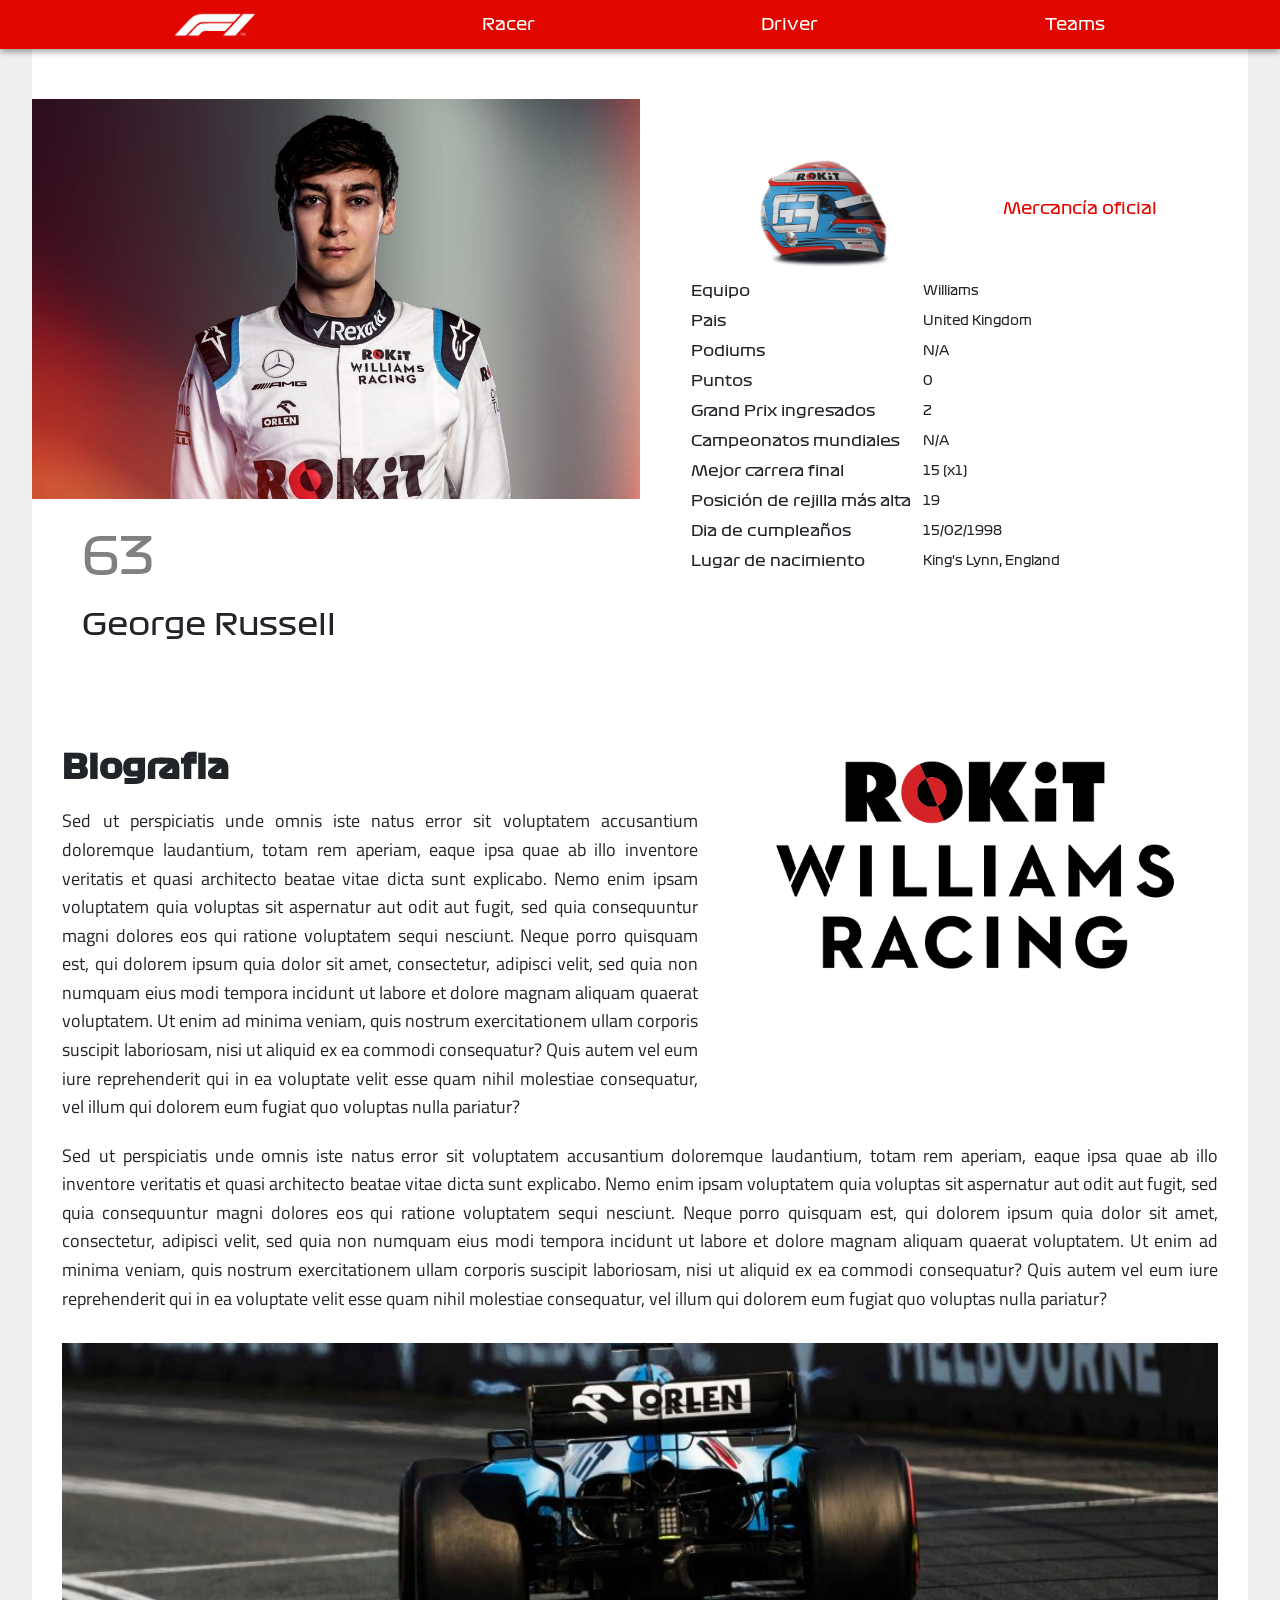
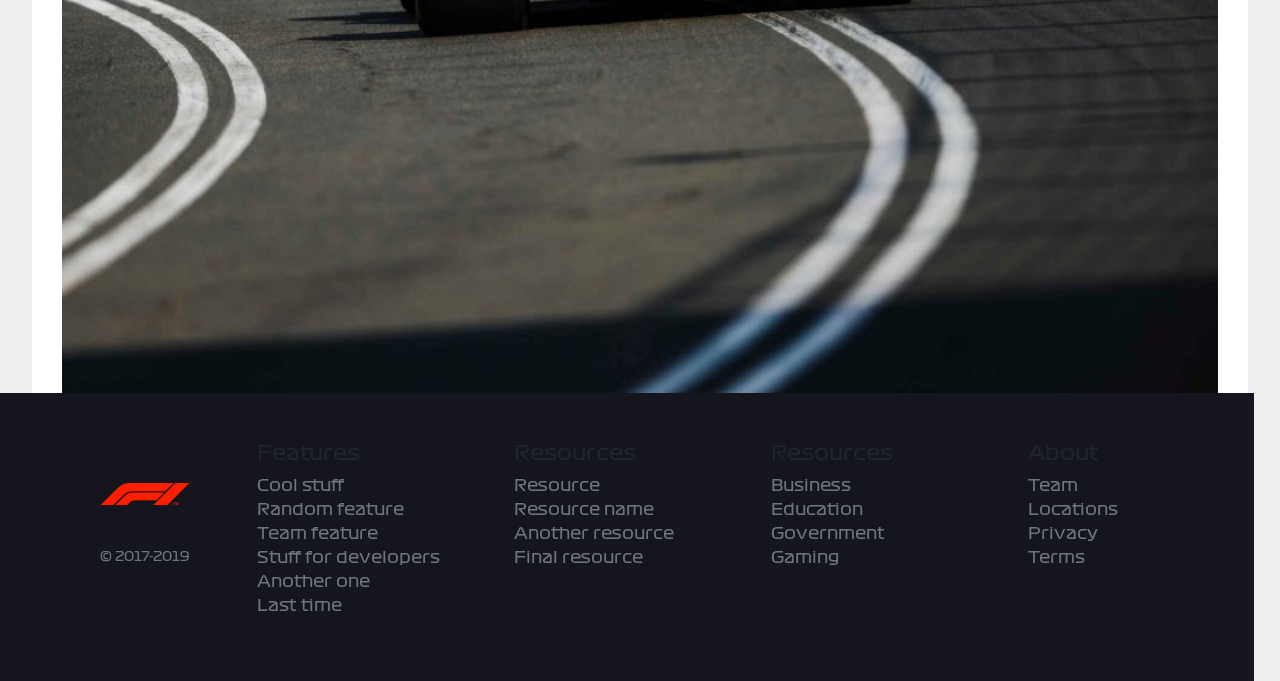
<file: pages/georger.html>
<!DOCTYPE html>
<html lang="es">

<head>
    <meta charset="utf-8">
    <meta content="width=device-width, initial-scale=1.0" name="viewport">
    <meta content="ie=edge" http-equiv="X-UA-Compatible">
    <!--Jquery y otros -->
    <link crossorigin="anonymous" href="https://stackpath.bootstrapcdn.com/bootstrap/4.3.1/css/bootstrap.min.css"
        integrity="sha384-ggOyR0iXCbMQv3Xipma34MD+dH/1fQ784/j6cY/iJTQUOhcWr7x9JvoRxT2MZw1T" rel="stylesheet">
    <script crossorigin="anonymous" integrity="sha384-JjSmVgyd0p3pXB1rRibZUAYoIIy6OrQ6VrjIEaFf/nJGzIxFDsf4x0xIM+B07jRM"
        src="https://stackpath.bootstrapcdn.com/bootstrap/4.3.1/js/bootstrap.min.js">
    </script>
    <script crossorigin="anonymous" integrity="sha384-q8i/X+965DzO0rT7abK41JStQIAqVgRVzpbzo5smXKp4YfRvH+8abtTE1Pi6jizo"
        src="https://code.jquery.com/jquery-3.3.1.slim.min.js">
    </script>
    <script crossorigin="anonymous" integrity="sha384-UO2eT0CpHqdSJQ6hJty5KVphtPhzWj9WO1clHTMGa3JDZwrnQq4sF86dIHNDz0W1"
        src="https://cdnjs.cloudflare.com/ajax/libs/popper.js/1.14.7/umd/popper.min.js">
    </script>
    <!--Bootstrap -->
    <link crossorigin="anonymous" href="https://stackpath.bootstrapcdn.com/bootstrap/4.3.1/css/bootstrap.min.css"
        integrity="sha384-ggOyR0iXCbMQv3Xipma34MD+dH/1fQ784/j6cY/iJTQUOhcWr7x9JvoRxT2MZw1T" rel="stylesheet">
    <script crossorigin="anonymous" integrity="sha384-JjSmVgyd0p3pXB1rRibZUAYoIIy6OrQ6VrjIEaFf/nJGzIxFDsf4x0xIM+B07jRM"
        src="https://stackpath.bootstrapcdn.com/bootstrap/4.3.1/js/bootstrap.min.js">
    </script>
    <!--Agregando estilos -->
    <link href="../styles/index.css" rel="stylesheet">
    <link href="../styles/pilots.css" rel="stylesheet">
    <link rel="stylesheet" href="https://use.fontawesome.com/releases/v5.8.1/css/all.css"
        integrity="sha384-50oBUHEmvpQ+1lW4y57PTFmhCaXp0ML5d60M1M7uH2+nqUivzIebhndOJK28anvf" crossorigin="anonymous">
    <link rel="icon" sizes="16x16" href="../favicon.png" />
    <title>George Russell</title>
</head>

<body>
    <!--Barra de navegacion-->
    <nav class="site-header sticky-top py-1" style="width: 100%">
        <div class="container d-flex flex-column flex-md-row justify-content-between">
            <a class="py-2 d-none d-md-inline-block" href="../index.html"><img id="fotico"
                    src="../resources/formula.png" alt="Formula 1" width="90" /> </a>
            <a class="py-2 d-none d-md-inline-block" href="racers.html">Racer</a>
            <a class="py-2 d-none d-md-inline-block" href="driver.html">Driver</a>
            <a class="py-2 d-none d-md-inline-block" href="team.html">Teams</a>
        </div>
    </nav>

    <div class="piloto">
        <div class="wrapper">
            <section class="section">
                <div class="img">
                    <div class="imgp" style="background-image: url('../resources/pilotos/piloto20.jpg');">
                    </div>
                    <div class="info">
                        <h3>63</h3>
                        <h4>George Russell</h4>
                    </div>
                </div>
                <div class="info">
                    <div class="top">
                        <img src="../resources/pilotos/casco11.png" alt="">
                        <h2>Mercancía oficial</h2>
                    </div>
                    <div class="down">
                        <table>
                            <tr>
                                <td>
                                    <h2 class="h2">Equipo</h2>
                                </td>
                                <td>
                                    <h2 class="par">Williams</h2>
                                </td>
                            </tr>
                            <tr>
                                <td>
                                    <h2 class="h2">Pais</h2>
                                </td>
                                <td>
                                    <h2 class="par">United Kingdom</h2>
                                </td>
                            </tr>
                            <tr>
                                <td>
                                    <h2 class="h2">Podiums</h2>
                                </td>
                                <td>
                                    <h2 class="par">N/A</h2>
                                </td>
                            </tr>
                            <tr>
                                <td>
                                    <h2 class="h2">Puntos</h2>
                                </td>
                                <td>
                                    <h2 class="par">0</h2>
                                </td>
                            </tr>
                            <tr>
                                <td>
                                    <h2 class="h2">Grand Prix ingresados</h2>
                                </td>
                                <td>
                                    <h2 class="par">2</h2>
                                </td>
                            </tr>
                            <tr>
                                <td>
                                    <h2 class="h2">Campeonatos mundiales</h2>
                                </td>
                                <td>
                                    <h2 class="par">N/A</h2>
                                </td>
                            </tr>
                            <tr>
                                <td>
                                    <h2 class="h2">Mejor carrera final</h2>
                                </td>
                                <td>
                                    <h2 class="par">15 (x1)</h2>
                                </td>
                            </tr>
                            <tr>
                                <td>
                                    <h2 class="h2">Posición de rejilla más alta</h2>
                                </td>
                                <td>
                                    <h2 class="par">19</h2>
                                </td>
                            </tr>
                            <tr>
                                <td>
                                    <h2 class="h2">Dia de cumpleaños</h2>
                                </td>
                                <td>
                                    <h2 class="par">15/02/1998</h2>
                                </td>
                            </tr>
                            <tr>
                                <td>
                                    <h2 class="h2">Lugar de nacimiento</h2>
                                </td>
                                <td>
                                    <h2 class="par">King's Lynn, England</h2>
                                </td>
                            </tr>
                        </table>
                    </div>
                </div>
            </section>

            <section class="contenido">
                <div class="left">
                    <h1>Biografia</h1>
                    <p>Sed ut perspiciatis unde omnis iste natus error sit voluptatem accusantium doloremque laudantium,
                        totam rem aperiam, eaque ipsa quae ab illo inventore veritatis et quasi architecto beatae vitae
                        dicta sunt explicabo. Nemo enim ipsam voluptatem quia voluptas sit aspernatur aut odit aut
                        fugit, sed quia consequuntur magni dolores eos qui ratione voluptatem sequi nesciunt. Neque
                        porro quisquam est, qui dolorem ipsum quia dolor sit amet, consectetur, adipisci velit, sed quia
                        non numquam eius modi tempora incidunt ut labore et dolore magnam aliquam quaerat voluptatem. Ut
                        enim ad minima veniam, quis nostrum exercitationem ullam corporis suscipit laboriosam, nisi ut
                        aliquid ex ea commodi consequatur? Quis autem vel eum iure reprehenderit qui in ea voluptate
                        velit esse quam nihil molestiae consequatur, vel illum qui dolorem eum fugiat quo voluptas nulla
                        pariatur?</p>
                </div>
                <div class="right">
                    <img src="../resources/spon-decima.png" alt="">
                </div>
                <div class="down">
                    <p>Sed ut perspiciatis unde omnis iste natus error sit voluptatem accusantium doloremque laudantium,
                        totam rem aperiam, eaque ipsa quae ab illo inventore veritatis et quasi architecto beatae vitae
                        dicta sunt explicabo. Nemo enim ipsam voluptatem quia voluptas sit aspernatur aut odit aut
                        fugit, sed quia consequuntur magni dolores eos qui ratione voluptatem sequi nesciunt. Neque
                        porro quisquam est, qui dolorem ipsum quia dolor sit amet, consectetur, adipisci velit, sed quia
                        non numquam eius modi tempora incidunt ut labore et dolore magnam aliquam quaerat voluptatem. Ut
                        enim ad minima veniam, quis nostrum exercitationem ullam corporis suscipit laboriosam, nisi ut
                        aliquid ex ea commodi consequatur? Quis autem vel eum iure reprehenderit qui in ea voluptate
                        velit esse quam nihil molestiae consequatur, vel illum qui dolorem eum fugiat quo voluptas nulla
                        pariatur?</p>
                </div>
            </section>
            <img src="../resources/in/williams.jpg" alt="" class="imgBig">
        </div>
    </div>

    <!--Footer-->
    <footer class="contenedor py-5 colorfurel" width="500">
        <div class="row">
            <div class="col-12 col-md">
                <a class="py-2" href="#">
                    <a class="py-2 d-none d-md-inline-block" href="">
                        <img alt="Formula 1" src="../resources/ff.png" style="margin-left: 100px;" width="90" />
                    </a>
                </a>
                <small class="d-block mb-3 text-muted" style="margin-left: 100px;">© 2017-2019</small>
            </div>
            <div class="col-6 col-md">
                <h5>Features</h5>
                <ul class="list-unstyled text-small">
                    <li>
                        <a class="text-muted" href="#">Cool stuff</a>
                    </li>
                    <li>
                        <a class="text-muted" href="#">Random feature</a>
                    </li>
                    <li>
                        <a class="text-muted" href="#">Team feature</a>
                    </li>
                    <li>
                        <a class="text-muted" href="#">Stuff for developers</a>
                    </li>
                    <li>
                        <a class="text-muted" href="#">Another one</a>
                    </li>
                    <li>
                        <a class="text-muted" href="#">Last time</a>
                    </li>
                </ul>
            </div>
            <div class="col-6 col-md">
                <h5>Resources</h5>
                <ul class="list-unstyled text-small">
                    <li>
                        <a class="text-muted" href="#">Resource</a>
                    </li>
                    <li>
                        <a class="text-muted" href="#">Resource name</a>
                    </li>
                    <li>
                        <a class="text-muted" href="#">Another resource</a>
                    </li>
                    <li>
                        <a class="text-muted" href="#">Final resource</a>
                    </li>
                </ul>
            </div>
            <div class="col-6 col-md">
                <h5>Resources</h5>
                <ul class="list-unstyled text-small">
                    <li>
                        <a class="text-muted" href="#">Business</a>
                    </li>
                    <li>
                        <a class="text-muted" href="#">Education</a>
                    </li>
                    <li>
                        <a class="text-muted" href="#">Government</a>
                    </li>
                    <li>
                        <a class="text-muted" href="#">Gaming</a>
                    </li>
                </ul>
            </div>
            <div class="col-6 col-md">
                <h5>About</h5>
                <ul class="list-unstyled text-small">
                    <li>
                        <a class="text-muted" href="#">Team</a>
                    </li>
                    <li>
                        <a class="text-muted" href="#">Locations</a>
                    </li>
                    <li>
                        <a class="text-muted" href="#">Privacy</a>
                    </li>
                    <li>
                        <a class="text-muted" href="#">Terms</a>
                    </li>
                </ul>
            </div>
        </div>
    </footer>
</body>

</html>
</file>
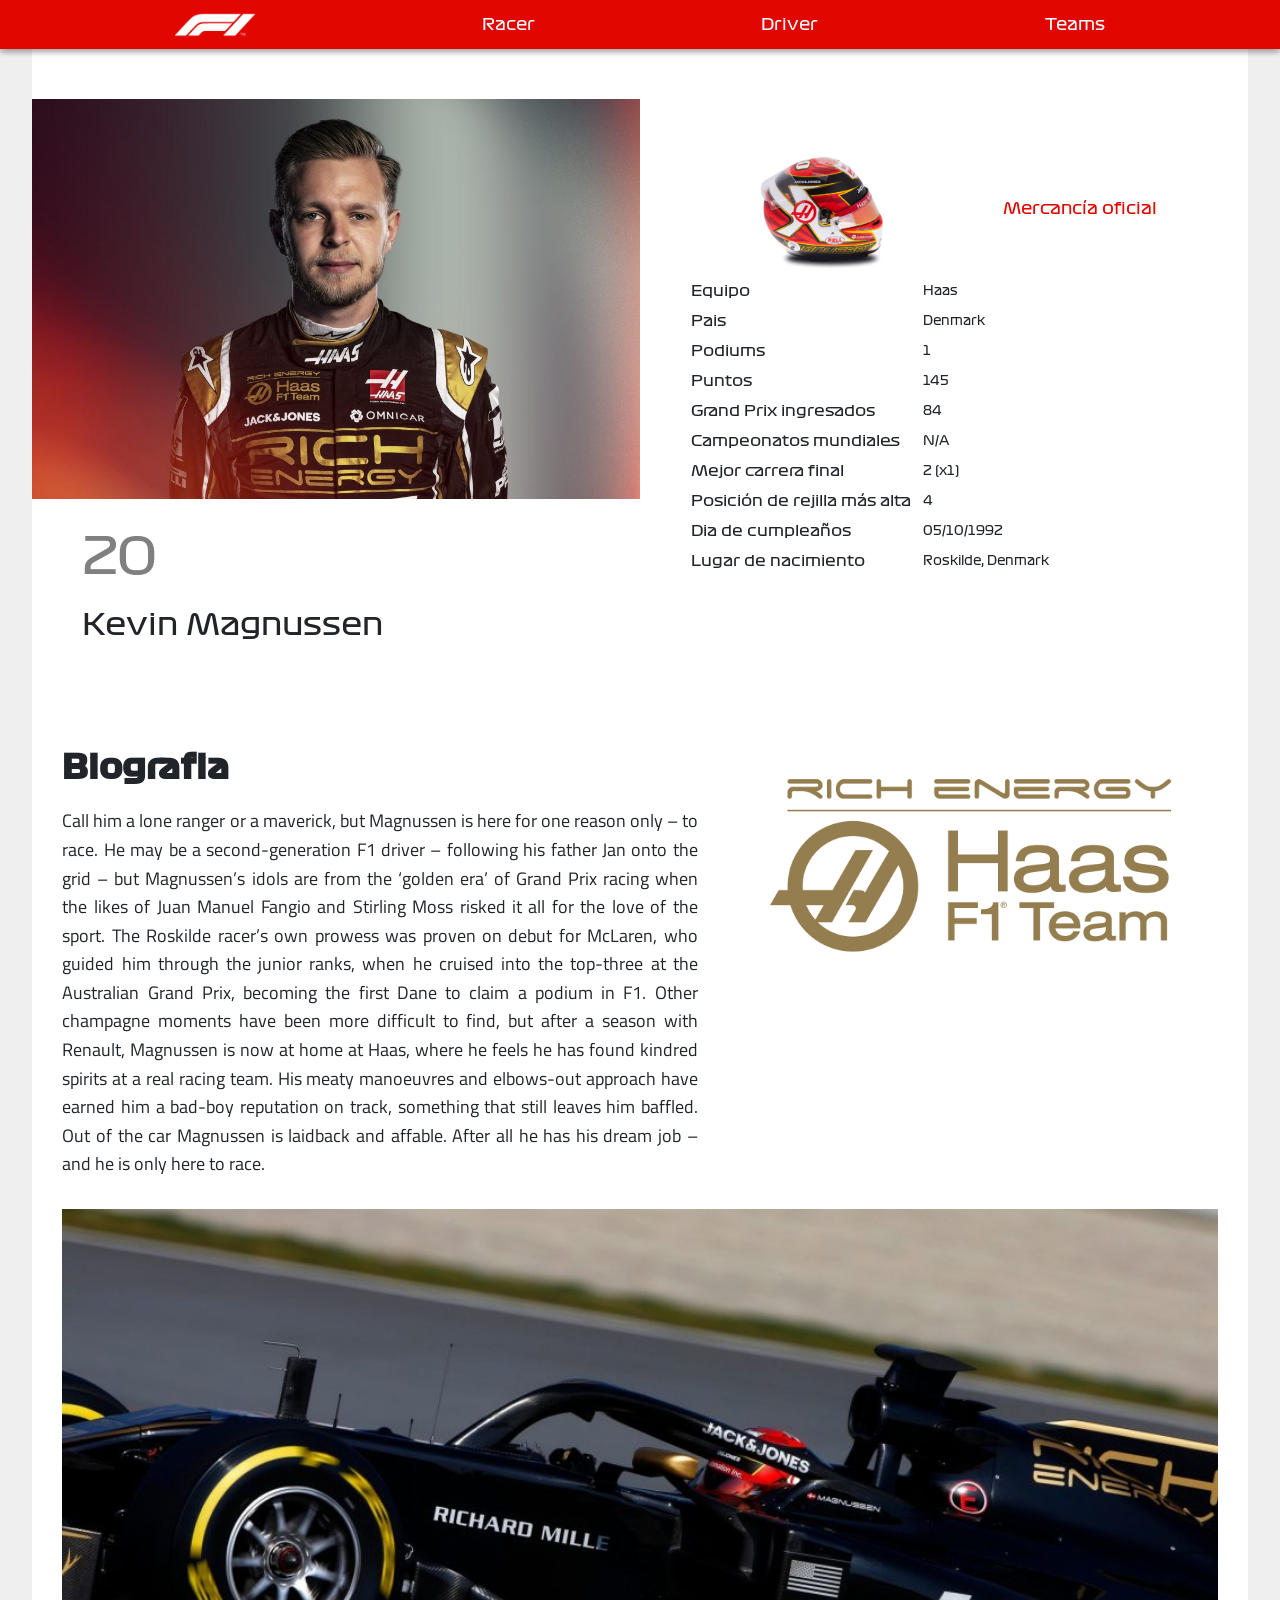
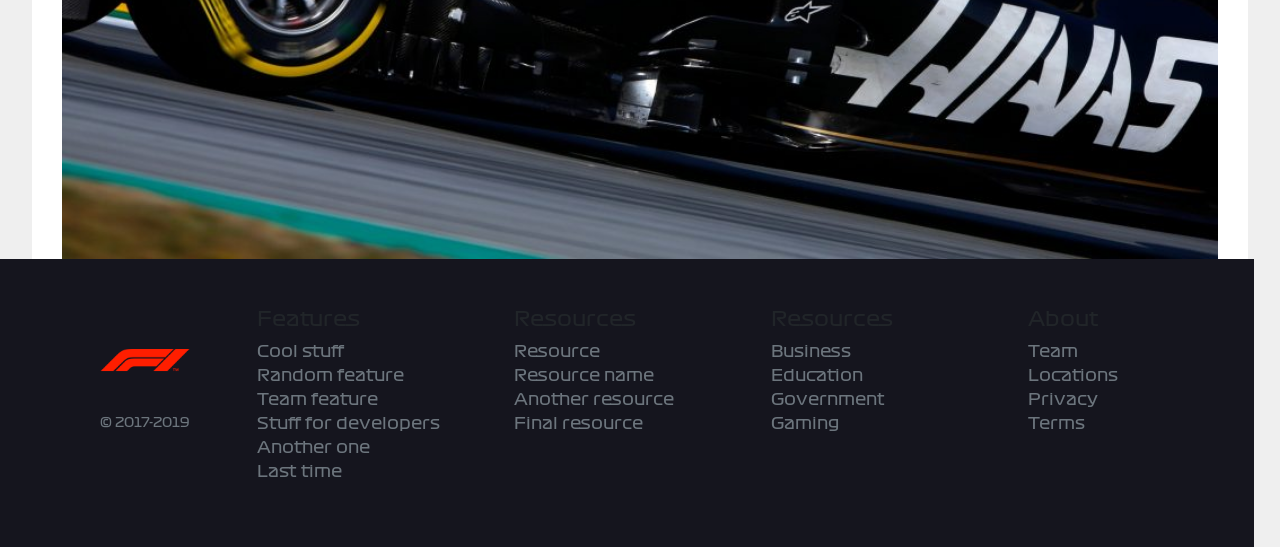
<file: pages/kevinmag.html>
<!DOCTYPE html>
<html lang="es">

<head>
    <meta charset="utf-8">
    <meta content="width=device-width, initial-scale=1.0" name="viewport">
    <meta content="ie=edge" http-equiv="X-UA-Compatible">
    <!--Jquery y otros -->
    <link crossorigin="anonymous" href="https://stackpath.bootstrapcdn.com/bootstrap/4.3.1/css/bootstrap.min.css"
        integrity="sha384-ggOyR0iXCbMQv3Xipma34MD+dH/1fQ784/j6cY/iJTQUOhcWr7x9JvoRxT2MZw1T" rel="stylesheet">
    <script crossorigin="anonymous" integrity="sha384-JjSmVgyd0p3pXB1rRibZUAYoIIy6OrQ6VrjIEaFf/nJGzIxFDsf4x0xIM+B07jRM"
        src="https://stackpath.bootstrapcdn.com/bootstrap/4.3.1/js/bootstrap.min.js">
    </script>
    <script crossorigin="anonymous" integrity="sha384-q8i/X+965DzO0rT7abK41JStQIAqVgRVzpbzo5smXKp4YfRvH+8abtTE1Pi6jizo"
        src="https://code.jquery.com/jquery-3.3.1.slim.min.js">
    </script>
    <script crossorigin="anonymous" integrity="sha384-UO2eT0CpHqdSJQ6hJty5KVphtPhzWj9WO1clHTMGa3JDZwrnQq4sF86dIHNDz0W1"
        src="https://cdnjs.cloudflare.com/ajax/libs/popper.js/1.14.7/umd/popper.min.js">
    </script>
    <!--Bootstrap -->
    <link crossorigin="anonymous" href="https://stackpath.bootstrapcdn.com/bootstrap/4.3.1/css/bootstrap.min.css"
        integrity="sha384-ggOyR0iXCbMQv3Xipma34MD+dH/1fQ784/j6cY/iJTQUOhcWr7x9JvoRxT2MZw1T" rel="stylesheet">
    <script crossorigin="anonymous" integrity="sha384-JjSmVgyd0p3pXB1rRibZUAYoIIy6OrQ6VrjIEaFf/nJGzIxFDsf4x0xIM+B07jRM"
        src="https://stackpath.bootstrapcdn.com/bootstrap/4.3.1/js/bootstrap.min.js">
    </script>
    <!--Agregando estilos -->
    <link href="../styles/index.css" rel="stylesheet">
    <link href="../styles/pilots.css" rel="stylesheet">
    <link rel="stylesheet" href="https://use.fontawesome.com/releases/v5.8.1/css/all.css"
        integrity="sha384-50oBUHEmvpQ+1lW4y57PTFmhCaXp0ML5d60M1M7uH2+nqUivzIebhndOJK28anvf" crossorigin="anonymous">
        <link rel="icon" sizes="16x16" href="../favicon.png" />
    <title>Kevin Magnussen</title>
</head>

<body>
    <!--Barra de navegacion-->
    <nav class="site-header sticky-top py-1" style="width: 100%">
        <div class="container d-flex flex-column flex-md-row justify-content-between">
            <a class="py-2 d-none d-md-inline-block" href="../index.html"><img id="fotico"
                    src="../resources/formula.png" alt="Formula 1" width="90" /> </a>
            <a class="py-2 d-none d-md-inline-block" href="racers.html">Racer</a>
            <a class="py-2 d-none d-md-inline-block" href="driver.html">Driver</a>
            <a class="py-2 d-none d-md-inline-block" href="team.html">Teams</a>
        </div>
    </nav>

    <div class="piloto">
        <div class="wrapper">
            <section class="section">
                <div class="img">
                    <div class="imgp" style="background-image: url('../resources/pilotos/piloto8.jpg');">
                    </div>
                    <div class="info">
                        <h3>20</h3>
                        <h4>Kevin Magnussen</h4>
                    </div>
                </div>
                <div class="info">
                    <div class="top">
                        <img src="../resources/pilotos/casco7.png" alt="">
                        <h2>Mercancía oficial</h2>
                    </div>
                    <div class="down">
                        <table>
                            <tr>
                                <td>
                                    <h2 class="h2">Equipo</h2>
                                </td>
                                <td>
                                    <h2 class="par">Haas</h2>
                                </td>
                            </tr>
                            <tr>
                                <td>
                                    <h2 class="h2">Pais</h2>
                                </td>
                                <td>
                                    <h2 class="par">Denmark</h2>
                                </td>
                            </tr>
                            <tr>
                                <td>
                                    <h2 class="h2">Podiums</h2>
                                </td>
                                <td>
                                    <h2 class="par">1</h2>
                                </td>
                            </tr>
                            <tr>
                                <td>
                                    <h2 class="h2">Puntos</h2>
                                </td>
                                <td>
                                    <h2 class="par">145</h2>
                                </td>
                            </tr>
                            <tr>
                                <td>
                                    <h2 class="h2">Grand Prix ingresados</h2>
                                </td>
                                <td>
                                    <h2 class="par">84</h2>
                                </td>
                            </tr>
                            <tr>
                                <td>
                                    <h2 class="h2">Campeonatos mundiales</h2>
                                </td>
                                <td>
                                    <h2 class="par">N/A</h2>
                                </td>
                            </tr>
                            <tr>
                                <td>
                                    <h2 class="h2">Mejor carrera final</h2>
                                </td>
                                <td>
                                    <h2 class="par">2 (x1)</h2>
                                </td>
                            </tr>
                            <tr>
                                <td>
                                    <h2 class="h2">Posición de rejilla más alta</h2>
                                </td>
                                <td>
                                    <h2 class="par">4</h2>
                                </td>
                            </tr>
                            <tr>
                                <td>
                                    <h2 class="h2">Dia de cumpleaños</h2>
                                </td>
                                <td>
                                    <h2 class="par">05/10/1992</h2>
                                </td>
                            </tr>
                            <tr>
                                <td>
                                    <h2 class="h2">Lugar de nacimiento</h2>
                                </td>
                                <td>
                                    <h2 class="par">Roskilde, Denmark</h2>
                                </td>
                            </tr>
                        </table>
                    </div>
                </div>
            </section>

            <section class="contenido">
                <div class="left">
                    <h1>Biografia</h1>
                    <p>Call him a lone ranger or a maverick, but Magnussen is here for one reason only – to race.

                        He may be a second-generation F1 driver – following his father Jan onto the grid – but
                        Magnussen’s idols are from the ‘golden era’ of Grand Prix racing when the likes of Juan Manuel
                        Fangio and Stirling Moss risked it all for the love of the sport.

                        The Roskilde racer’s own prowess was proven on debut for McLaren, who guided him through the
                        junior ranks, when he cruised into the top-three at the Australian Grand Prix, becoming the
                        first Dane to claim a podium in F1.

                        Other champagne moments have been more difficult to find, but after a season with Renault,
                        Magnussen is now at home at Haas, where he feels he has found kindred spirits at a real racing
                        team.

                        His meaty manoeuvres and elbows-out approach have earned him a bad-boy reputation on track,
                        something that still leaves him baffled. Out of the car Magnussen is laidback and affable. After
                        all he has his dream job – and he is only here to race.</p>
                </div>
                <div class="right">
                    <img src="../resources/spon-cuarta.png" alt="">
                </div>
                <div class="down">

                </div>
            </section>
            <img src="../resources/in/haas1.jpg" alt="" class="imgBig">
        </div>
    </div>

    <!--Footer-->
    <footer class="contenedor py-5 colorfurel" width="500">
        <div class="row">
            <div class="col-12 col-md">
                <a class="py-2" href="#">
                    <a class="py-2 d-none d-md-inline-block" href="">
                        <img alt="Formula 1" src="../resources/ff.png" style="margin-left: 100px;" width="90" />
                    </a>
                </a>
                <small class="d-block mb-3 text-muted" style="margin-left: 100px;">© 2017-2019</small>
            </div>
            <div class="col-6 col-md">
                <h5>Features</h5>
                <ul class="list-unstyled text-small">
                    <li>
                        <a class="text-muted" href="#">Cool stuff</a>
                    </li>
                    <li>
                        <a class="text-muted" href="#">Random feature</a>
                    </li>
                    <li>
                        <a class="text-muted" href="#">Team feature</a>
                    </li>
                    <li>
                        <a class="text-muted" href="#">Stuff for developers</a>
                    </li>
                    <li>
                        <a class="text-muted" href="#">Another one</a>
                    </li>
                    <li>
                        <a class="text-muted" href="#">Last time</a>
                    </li>
                </ul>
            </div>
            <div class="col-6 col-md">
                <h5>Resources</h5>
                <ul class="list-unstyled text-small">
                    <li>
                        <a class="text-muted" href="#">Resource</a>
                    </li>
                    <li>
                        <a class="text-muted" href="#">Resource name</a>
                    </li>
                    <li>
                        <a class="text-muted" href="#">Another resource</a>
                    </li>
                    <li>
                        <a class="text-muted" href="#">Final resource</a>
                    </li>
                </ul>
            </div>
            <div class="col-6 col-md">
                <h5>Resources</h5>
                <ul class="list-unstyled text-small">
                    <li>
                        <a class="text-muted" href="#">Business</a>
                    </li>
                    <li>
                        <a class="text-muted" href="#">Education</a>
                    </li>
                    <li>
                        <a class="text-muted" href="#">Government</a>
                    </li>
                    <li>
                        <a class="text-muted" href="#">Gaming</a>
                    </li>
                </ul>
            </div>
            <div class="col-6 col-md">
                <h5>About</h5>
                <ul class="list-unstyled text-small">
                    <li>
                        <a class="text-muted" href="#">Team</a>
                    </li>
                    <li>
                        <a class="text-muted" href="#">Locations</a>
                    </li>
                    <li>
                        <a class="text-muted" href="#">Privacy</a>
                    </li>
                    <li>
                        <a class="text-muted" href="#">Terms</a>
                    </li>
                </ul>
            </div>
        </div>
    </footer>
</body>

</html>
</file>
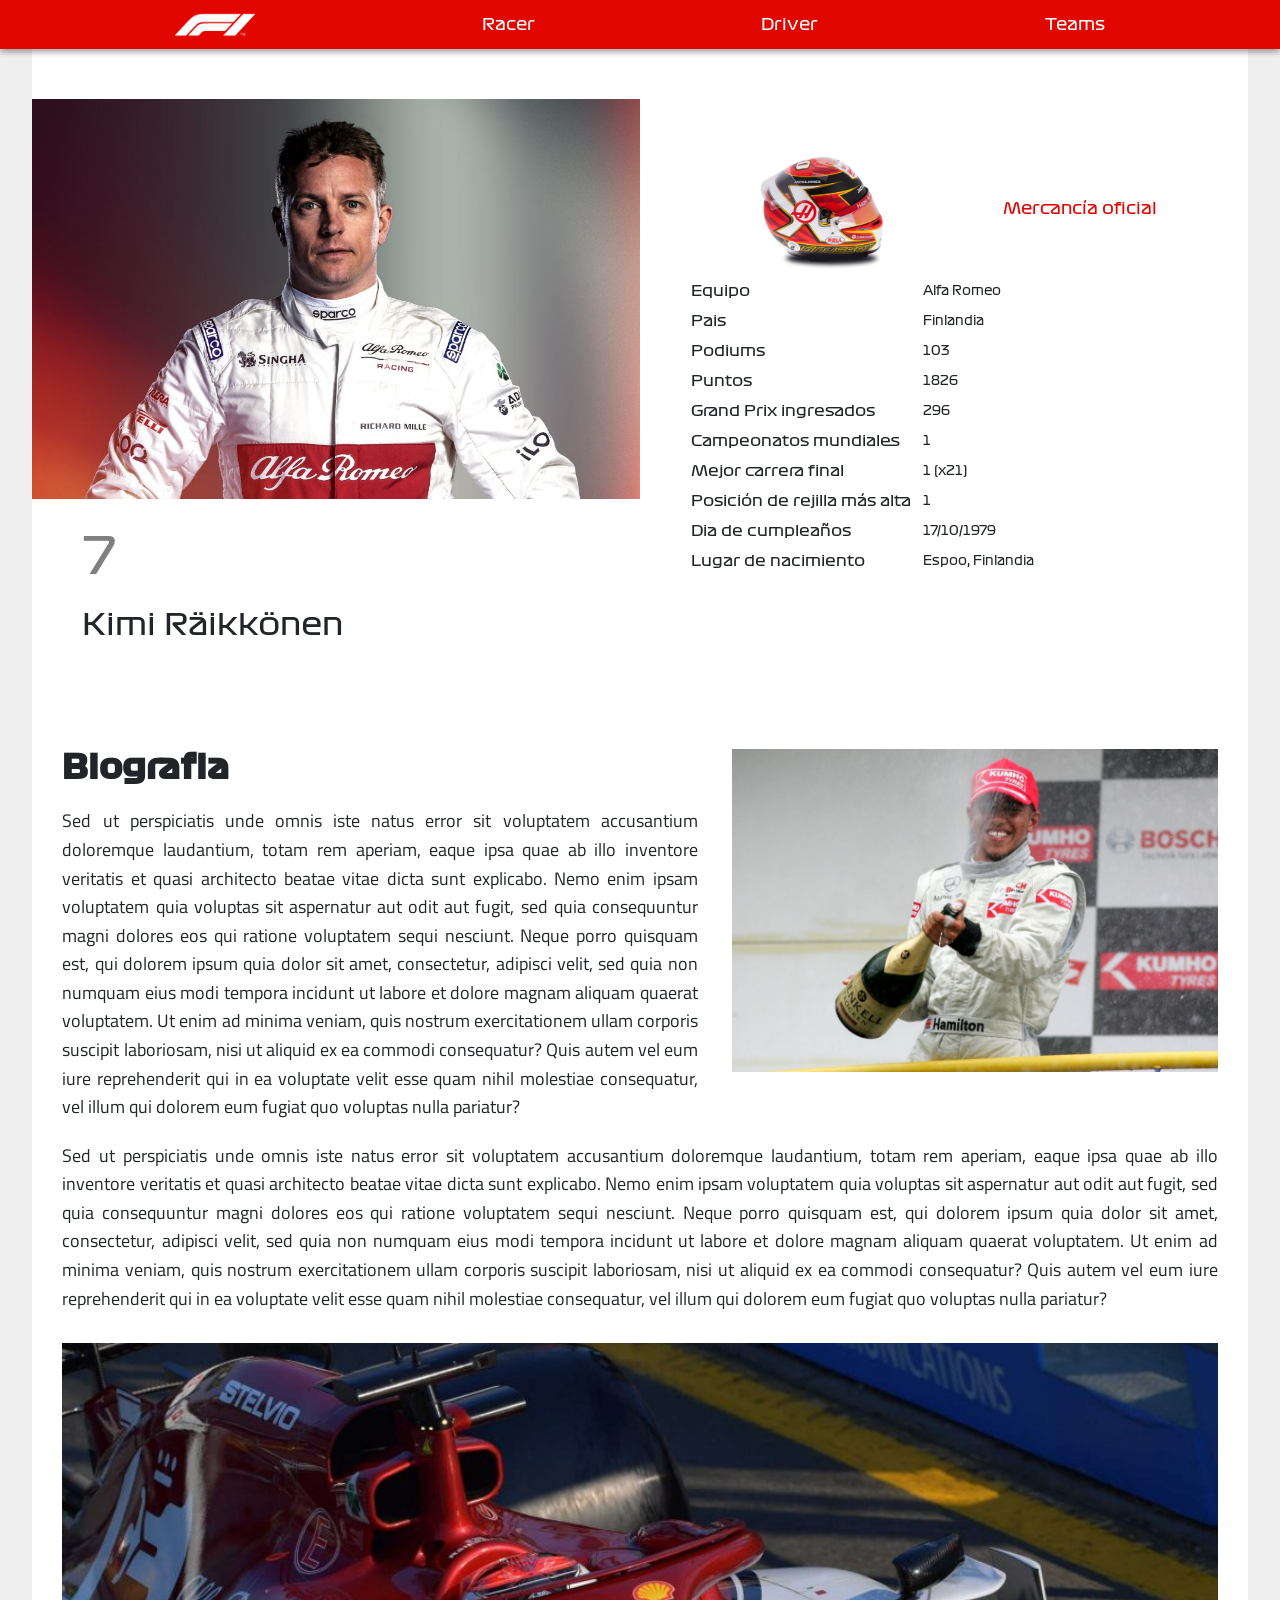
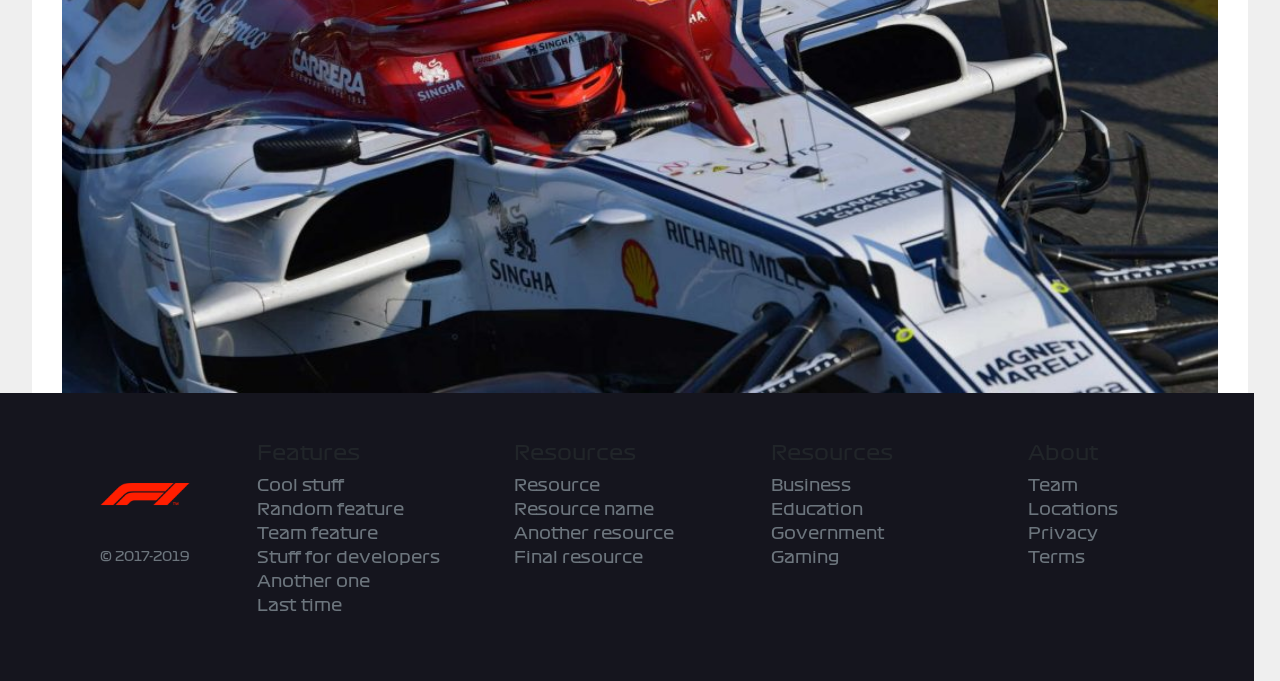
<file: pages/kimir.html>
<!DOCTYPE html>
<html lang="es">

<head>
    <meta charset="utf-8">
    <meta content="width=device-width, initial-scale=1.0" name="viewport">
    <meta content="ie=edge" http-equiv="X-UA-Compatible">
    <!--Jquery y otros -->
    <link crossorigin="anonymous" href="https://stackpath.bootstrapcdn.com/bootstrap/4.3.1/css/bootstrap.min.css"
        integrity="sha384-ggOyR0iXCbMQv3Xipma34MD+dH/1fQ784/j6cY/iJTQUOhcWr7x9JvoRxT2MZw1T" rel="stylesheet">
    <script crossorigin="anonymous" integrity="sha384-JjSmVgyd0p3pXB1rRibZUAYoIIy6OrQ6VrjIEaFf/nJGzIxFDsf4x0xIM+B07jRM"
        src="https://stackpath.bootstrapcdn.com/bootstrap/4.3.1/js/bootstrap.min.js">
    </script>
    <script crossorigin="anonymous" integrity="sha384-q8i/X+965DzO0rT7abK41JStQIAqVgRVzpbzo5smXKp4YfRvH+8abtTE1Pi6jizo"
        src="https://code.jquery.com/jquery-3.3.1.slim.min.js">
    </script>
    <script crossorigin="anonymous" integrity="sha384-UO2eT0CpHqdSJQ6hJty5KVphtPhzWj9WO1clHTMGa3JDZwrnQq4sF86dIHNDz0W1"
        src="https://cdnjs.cloudflare.com/ajax/libs/popper.js/1.14.7/umd/popper.min.js">
    </script>
    <!--Bootstrap -->
    <link crossorigin="anonymous" href="https://stackpath.bootstrapcdn.com/bootstrap/4.3.1/css/bootstrap.min.css"
        integrity="sha384-ggOyR0iXCbMQv3Xipma34MD+dH/1fQ784/j6cY/iJTQUOhcWr7x9JvoRxT2MZw1T" rel="stylesheet">
    <script crossorigin="anonymous" integrity="sha384-JjSmVgyd0p3pXB1rRibZUAYoIIy6OrQ6VrjIEaFf/nJGzIxFDsf4x0xIM+B07jRM"
        src="https://stackpath.bootstrapcdn.com/bootstrap/4.3.1/js/bootstrap.min.js">
    </script>
    <!--Agregando estilos -->
    <link href="../styles/index.css" rel="stylesheet">
    <link href="../styles/pilots.css" rel="stylesheet">
    <link rel="stylesheet" href="https://use.fontawesome.com/releases/v5.8.1/css/all.css"
        integrity="sha384-50oBUHEmvpQ+1lW4y57PTFmhCaXp0ML5d60M1M7uH2+nqUivzIebhndOJK28anvf" crossorigin="anonymous">
    <link rel="icon" sizes="16x16" href="../favicon.png" />
    <title>Kimi Räikkönen<</title> </head> <body>
            <!--Barra de navegacion-->
            <nav class="site-header sticky-top py-1" style="width: 100%">
                <div class="container d-flex flex-column flex-md-row justify-content-between">
                    <a class="py-2 d-none d-md-inline-block" href="../index.html"><img id="fotico"
                            src="../resources/formula.png" alt="Formula 1" width="90" /> </a>
                    <a class="py-2 d-none d-md-inline-block" href="racers.html">Racer</a>
                    <a class="py-2 d-none d-md-inline-block" href="driver.html">Driver</a>
                    <a class="py-2 d-none d-md-inline-block" href="team.html">Teams</a>
                </div>
            </nav>

            <div class="piloto">
                <div class="wrapper">
                    <section class="section">
                        <div class="img">
                            <div class="imgp" style="background-image: url('../resources/pilotos/piloto11.jpg');">
                            </div>
                            <div class="info">
                                <h3>7</h3>
                                <h4>Kimi Räikkönen</h4>
                            </div>
                        </div>
                        <div class="info">
                            <div class="top">
                                <img src="../resources/pilotos/casco7.png" alt="">
                                <h2>Mercancía oficial</h2>
                            </div>
                            <div class="down">
                                <table>
                                    <tr>
                                        <td>
                                            <h2 class="h2">Equipo</h2>
                                        </td>
                                        <td>
                                            <h2 class="par">Alfa Romeo</h2>
                                        </td>
                                    </tr>
                                    <tr>
                                        <td>
                                            <h2 class="h2">Pais</h2>
                                        </td>
                                        <td>
                                            <h2 class="par">Finlandia</h2>
                                        </td>
                                    </tr>
                                    <tr>
                                        <td>
                                            <h2 class="h2">Podiums</h2>
                                        </td>
                                        <td>
                                            <h2 class="par">103</h2>
                                        </td>
                                    </tr>
                                    <tr>
                                        <td>
                                            <h2 class="h2">Puntos</h2>
                                        </td>
                                        <td>
                                            <h2 class="par">1826</h2>
                                        </td>
                                    </tr>
                                    <tr>
                                        <td>
                                            <h2 class="h2">Grand Prix ingresados</h2>
                                        </td>
                                        <td>
                                            <h2 class="par">296</h2>
                                        </td>
                                    </tr>
                                    <tr>
                                        <td>
                                            <h2 class="h2">Campeonatos mundiales</h2>
                                        </td>
                                        <td>
                                            <h2 class="par">1</h2>
                                        </td>
                                    </tr>
                                    <tr>
                                        <td>
                                            <h2 class="h2">Mejor carrera final</h2>
                                        </td>
                                        <td>
                                            <h2 class="par">1 (x21)</h2>
                                        </td>
                                    </tr>
                                    <tr>
                                        <td>
                                            <h2 class="h2">Posición de rejilla más alta</h2>
                                        </td>
                                        <td>
                                            <h2 class="par">1</h2>
                                        </td>
                                    </tr>
                                    <tr>
                                        <td>
                                            <h2 class="h2">Dia de cumpleaños</h2>
                                        </td>
                                        <td>
                                            <h2 class="par">17/10/1979</h2>
                                        </td>
                                    </tr>
                                    <tr>
                                        <td>
                                            <h2 class="h2">Lugar de nacimiento</h2>
                                        </td>
                                        <td>
                                            <h2 class="par">Espoo, Finlandia</h2>
                                        </td>
                                    </tr>
                                </table>
                            </div>
                        </div>
                    </section>

                    <section class="contenido">
                        <div class="left">
                            <h1>Biografia</h1>
                            <p>Sed ut perspiciatis unde omnis iste natus error sit voluptatem accusantium doloremque
                                laudantium,
                                totam rem aperiam, eaque ipsa quae ab illo inventore veritatis et quasi architecto
                                beatae vitae
                                dicta sunt explicabo. Nemo enim ipsam voluptatem quia voluptas sit aspernatur aut odit
                                aut
                                fugit, sed quia consequuntur magni dolores eos qui ratione voluptatem sequi nesciunt.
                                Neque
                                porro quisquam est, qui dolorem ipsum quia dolor sit amet, consectetur, adipisci velit,
                                sed quia
                                non numquam eius modi tempora incidunt ut labore et dolore magnam aliquam quaerat
                                voluptatem. Ut
                                enim ad minima veniam, quis nostrum exercitationem ullam corporis suscipit laboriosam,
                                nisi ut
                                aliquid ex ea commodi consequatur? Quis autem vel eum iure reprehenderit qui in ea
                                voluptate
                                velit esse quam nihil molestiae consequatur, vel illum qui dolorem eum fugiat quo
                                voluptas nulla
                                pariatur?</p>
                        </div>
                        <div class="right">
                            <img src="../resources/fel.jpg" alt="">
                        </div>
                        <div class="down">
                            <p>Sed ut perspiciatis unde omnis iste natus error sit voluptatem accusantium doloremque
                                laudantium,
                                totam rem aperiam, eaque ipsa quae ab illo inventore veritatis et quasi architecto
                                beatae vitae
                                dicta sunt explicabo. Nemo enim ipsam voluptatem quia voluptas sit aspernatur aut odit
                                aut
                                fugit, sed quia consequuntur magni dolores eos qui ratione voluptatem sequi nesciunt.
                                Neque
                                porro quisquam est, qui dolorem ipsum quia dolor sit amet, consectetur, adipisci velit,
                                sed quia
                                non numquam eius modi tempora incidunt ut labore et dolore magnam aliquam quaerat
                                voluptatem. Ut
                                enim ad minima veniam, quis nostrum exercitationem ullam corporis suscipit laboriosam,
                                nisi ut
                                aliquid ex ea commodi consequatur? Quis autem vel eum iure reprehenderit qui in ea
                                voluptate
                                velit esse quam nihil molestiae consequatur, vel illum qui dolorem eum fugiat quo
                                voluptas nulla
                                pariatur?</p>
                        </div>
                    </section>
                    <img src="../resources/in/alfaromeo1.jpg" alt="" class="imgBig">
                </div>
            </div>

            <!--Footer-->
            <footer class="contenedor py-5 colorfurel" width="500">
                <div class="row">
                    <div class="col-12 col-md">
                        <a class="py-2" href="#">
                            <a class="py-2 d-none d-md-inline-block" href="">
                                <img alt="Formula 1" src="../resources/ff.png" style="margin-left: 100px;" width="90" />
                            </a>
                        </a>
                        <small class="d-block mb-3 text-muted" style="margin-left: 100px;">© 2017-2019</small>
                    </div>
                    <div class="col-6 col-md">
                        <h5>Features</h5>
                        <ul class="list-unstyled text-small">
                            <li>
                                <a class="text-muted" href="#">Cool stuff</a>
                            </li>
                            <li>
                                <a class="text-muted" href="#">Random feature</a>
                            </li>
                            <li>
                                <a class="text-muted" href="#">Team feature</a>
                            </li>
                            <li>
                                <a class="text-muted" href="#">Stuff for developers</a>
                            </li>
                            <li>
                                <a class="text-muted" href="#">Another one</a>
                            </li>
                            <li>
                                <a class="text-muted" href="#">Last time</a>
                            </li>
                        </ul>
                    </div>
                    <div class="col-6 col-md">
                        <h5>Resources</h5>
                        <ul class="list-unstyled text-small">
                            <li>
                                <a class="text-muted" href="#">Resource</a>
                            </li>
                            <li>
                                <a class="text-muted" href="#">Resource name</a>
                            </li>
                            <li>
                                <a class="text-muted" href="#">Another resource</a>
                            </li>
                            <li>
                                <a class="text-muted" href="#">Final resource</a>
                            </li>
                        </ul>
                    </div>
                    <div class="col-6 col-md">
                        <h5>Resources</h5>
                        <ul class="list-unstyled text-small">
                            <li>
                                <a class="text-muted" href="#">Business</a>
                            </li>
                            <li>
                                <a class="text-muted" href="#">Education</a>
                            </li>
                            <li>
                                <a class="text-muted" href="#">Government</a>
                            </li>
                            <li>
                                <a class="text-muted" href="#">Gaming</a>
                            </li>
                        </ul>
                    </div>
                    <div class="col-6 col-md">
                        <h5>About</h5>
                        <ul class="list-unstyled text-small">
                            <li>
                                <a class="text-muted" href="#">Team</a>
                            </li>
                            <li>
                                <a class="text-muted" href="#">Locations</a>
                            </li>
                            <li>
                                <a class="text-muted" href="#">Privacy</a>
                            </li>
                            <li>
                                <a class="text-muted" href="#">Terms</a>
                            </li>
                        </ul>
                    </div>
                </div>
            </footer>
            </body>

</html>
</file>
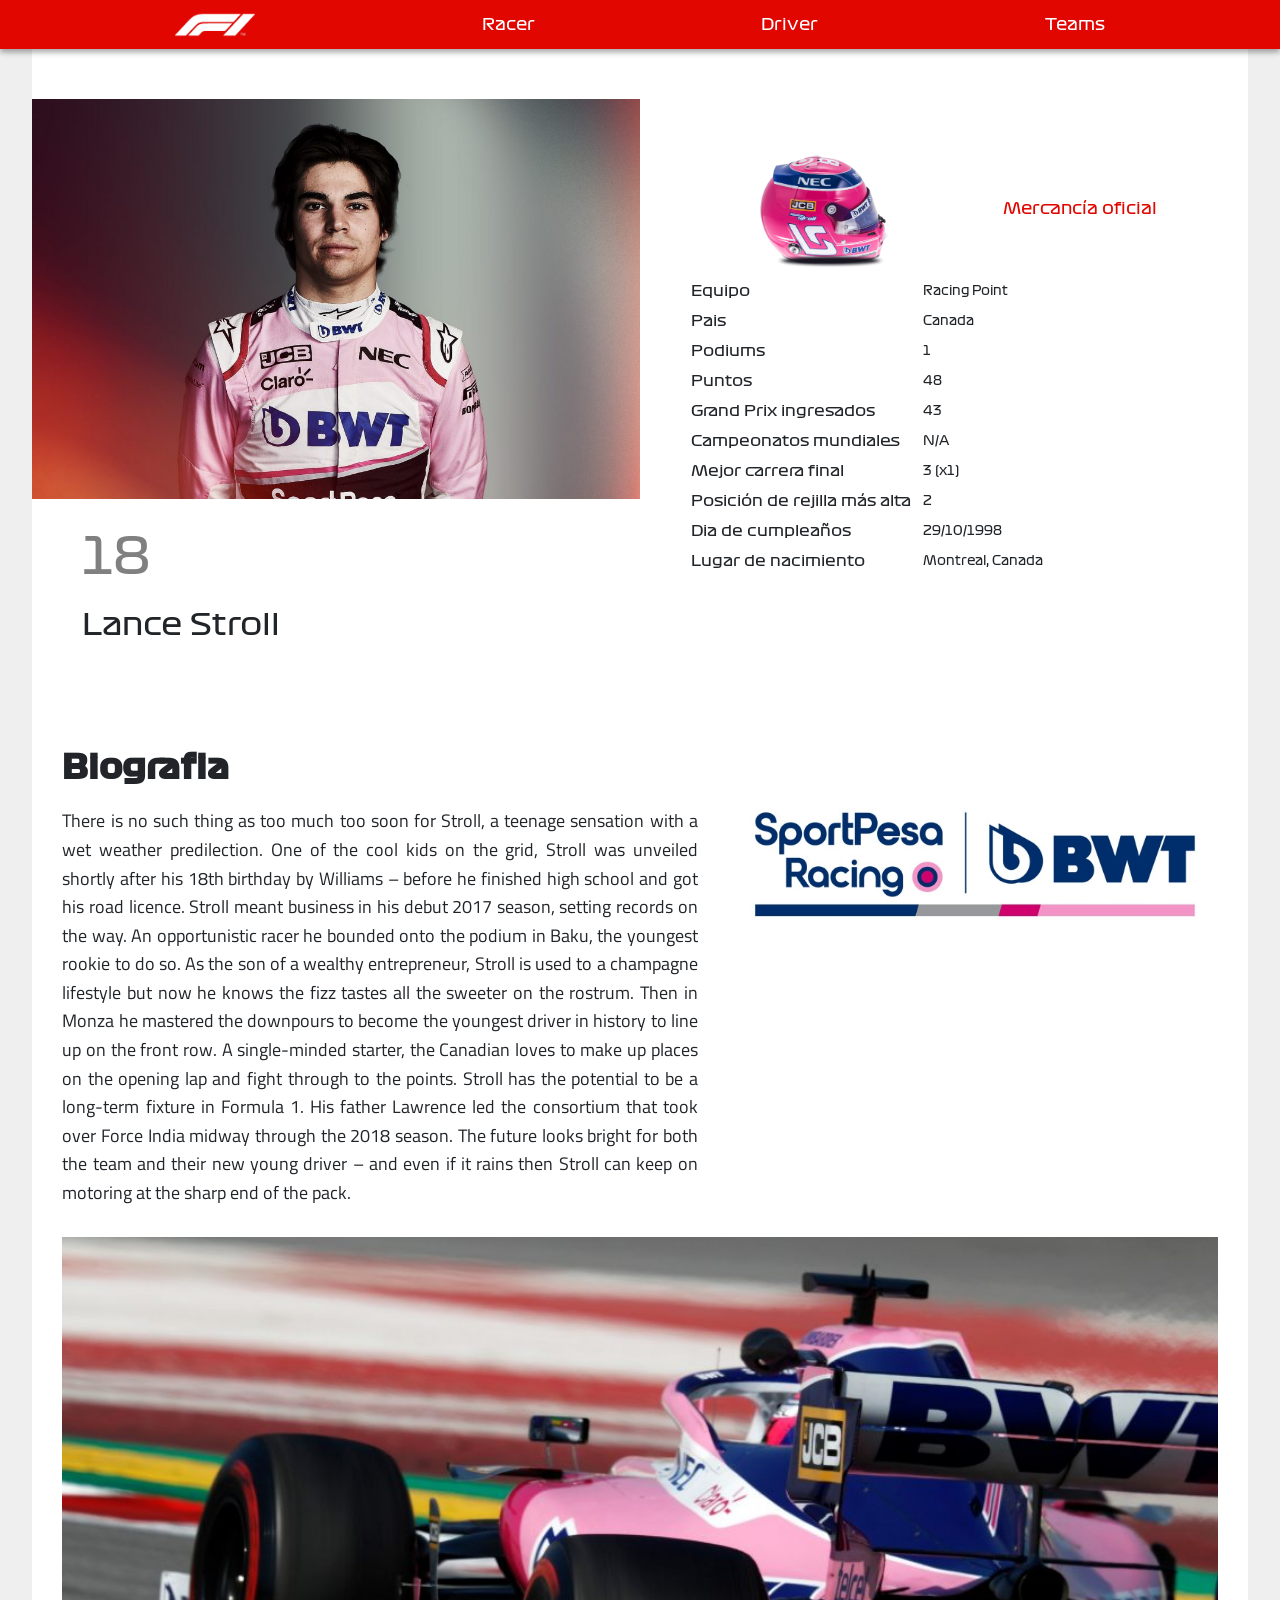
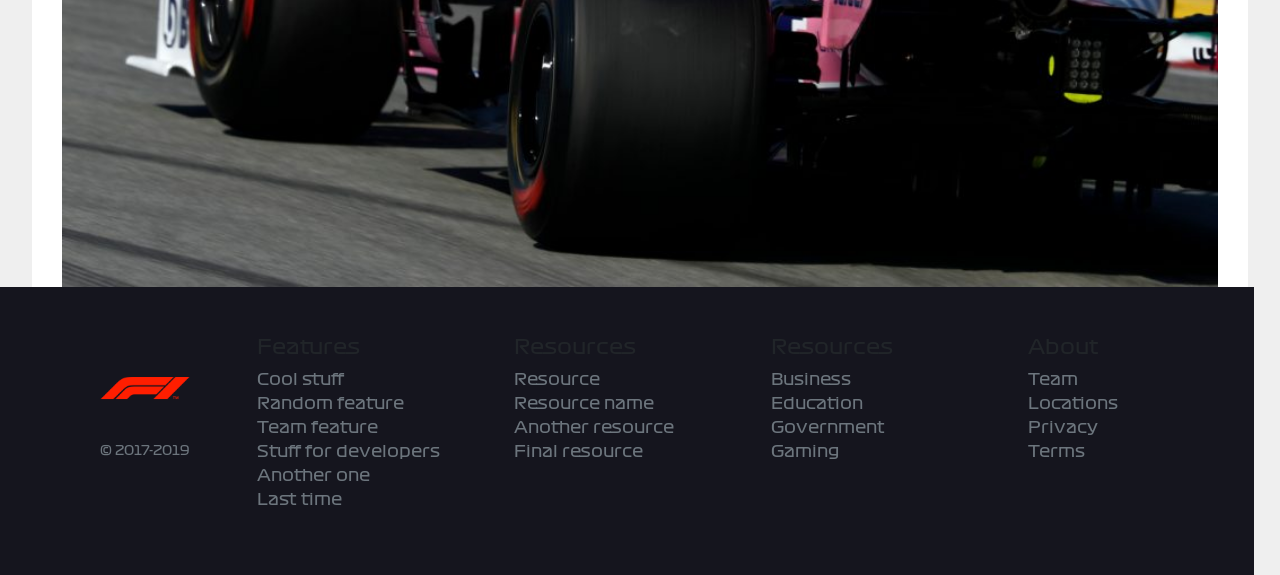
<file: pages/lances.html>
<!DOCTYPE html>
<html lang="es">

<head>
    <meta charset="utf-8">
    <meta content="width=device-width, initial-scale=1.0" name="viewport">
    <meta content="ie=edge" http-equiv="X-UA-Compatible">
    <!--Jquery y otros -->
    <link crossorigin="anonymous" href="https://stackpath.bootstrapcdn.com/bootstrap/4.3.1/css/bootstrap.min.css"
        integrity="sha384-ggOyR0iXCbMQv3Xipma34MD+dH/1fQ784/j6cY/iJTQUOhcWr7x9JvoRxT2MZw1T" rel="stylesheet">
    <script crossorigin="anonymous" integrity="sha384-JjSmVgyd0p3pXB1rRibZUAYoIIy6OrQ6VrjIEaFf/nJGzIxFDsf4x0xIM+B07jRM"
        src="https://stackpath.bootstrapcdn.com/bootstrap/4.3.1/js/bootstrap.min.js">
    </script>
    <script crossorigin="anonymous" integrity="sha384-q8i/X+965DzO0rT7abK41JStQIAqVgRVzpbzo5smXKp4YfRvH+8abtTE1Pi6jizo"
        src="https://code.jquery.com/jquery-3.3.1.slim.min.js">
    </script>
    <script crossorigin="anonymous" integrity="sha384-UO2eT0CpHqdSJQ6hJty5KVphtPhzWj9WO1clHTMGa3JDZwrnQq4sF86dIHNDz0W1"
        src="https://cdnjs.cloudflare.com/ajax/libs/popper.js/1.14.7/umd/popper.min.js">
    </script>
    <!--Bootstrap -->
    <link crossorigin="anonymous" href="https://stackpath.bootstrapcdn.com/bootstrap/4.3.1/css/bootstrap.min.css"
        integrity="sha384-ggOyR0iXCbMQv3Xipma34MD+dH/1fQ784/j6cY/iJTQUOhcWr7x9JvoRxT2MZw1T" rel="stylesheet">
    <script crossorigin="anonymous" integrity="sha384-JjSmVgyd0p3pXB1rRibZUAYoIIy6OrQ6VrjIEaFf/nJGzIxFDsf4x0xIM+B07jRM"
        src="https://stackpath.bootstrapcdn.com/bootstrap/4.3.1/js/bootstrap.min.js">
    </script>
    <!--Agregando estilos -->
    <link href="../styles/index.css" rel="stylesheet">
    <link href="../styles/pilots.css" rel="stylesheet">
    <link rel="stylesheet" href="https://use.fontawesome.com/releases/v5.8.1/css/all.css"
        integrity="sha384-50oBUHEmvpQ+1lW4y57PTFmhCaXp0ML5d60M1M7uH2+nqUivzIebhndOJK28anvf" crossorigin="anonymous">
        <link rel="icon" sizes="16x16" href="../favicon.png" />
    <title>Lance Stroll</title>
</head>

<body>
    <!--Barra de navegacion-->
    <nav class="site-header sticky-top py-1" style="width: 100%">
        <div class="container d-flex flex-column flex-md-row justify-content-between">
            <a class="py-2 d-none d-md-inline-block" href="../index.html"><img id="fotico"
                    src="../resources/formula.png" alt="Formula 1" width="90" /> </a>
            <a class="py-2 d-none d-md-inline-block" href="racers.html">Racer</a>
            <a class="py-2 d-none d-md-inline-block" href="driver.html">Driver</a>
            <a class="py-2 d-none d-md-inline-block" href="team.html">Teams</a>
        </div>
    </nav>

    <div class="piloto">
        <div class="wrapper">
            <section class="section">
                <div class="img">
                    <div class="imgp" style="background-image: url('../resources/pilotos/piloto14.jpg');">
                    </div>
                    <div class="info">
                        <h3>18</h3>
                        <h4>Lance Stroll</h4>
                    </div>
                </div>
                <div class="info">
                    <div class="top">
                        <img src="../resources/pilotos/casco9.png" alt="">
                        <h2>Mercancía oficial</h2>
                    </div>
                    <div class="down">
                        <table>
                            <tr>
                                <td>
                                    <h2 class="h2">Equipo</h2>
                                </td>
                                <td>
                                    <h2 class="par">Racing Point</h2>
                                </td>
                            </tr>
                            <tr>
                                <td>
                                    <h2 class="h2">Pais</h2>
                                </td>
                                <td>
                                    <h2 class="par">Canada</h2>
                                </td>
                            </tr>
                            <tr>
                                <td>
                                    <h2 class="h2">Podiums</h2>
                                </td>
                                <td>
                                    <h2 class="par">1</h2>
                                </td>
                            </tr>
                            <tr>
                                <td>
                                    <h2 class="h2">Puntos</h2>
                                </td>
                                <td>
                                    <h2 class="par">48</h2>
                                </td>
                            </tr>
                            <tr>
                                <td>
                                    <h2 class="h2">Grand Prix ingresados</h2>
                                </td>
                                <td>
                                    <h2 class="par">43</h2>
                                </td>
                            </tr>
                            <tr>
                                <td>
                                    <h2 class="h2">Campeonatos mundiales</h2>
                                </td>
                                <td>
                                    <h2 class="par">N/A</h2>
                                </td>
                            </tr>
                            <tr>
                                <td>
                                    <h2 class="h2">Mejor carrera final</h2>
                                </td>
                                <td>
                                    <h2 class="par">3 (x1)</h2>
                                </td>
                            </tr>
                            <tr>
                                <td>
                                    <h2 class="h2">Posición de rejilla más alta</h2>
                                </td>
                                <td>
                                    <h2 class="par">2</h2>
                                </td>
                            </tr>
                            <tr>
                                <td>
                                    <h2 class="h2">Dia de cumpleaños</h2>
                                </td>
                                <td>
                                    <h2 class="par">29/10/1998</h2>
                                </td>
                            </tr>
                            <tr>
                                <td>
                                    <h2 class="h2">Lugar de nacimiento</h2>
                                </td>
                                <td>
                                    <h2 class="par">Montreal, Canada</h2>
                                </td>
                            </tr>
                        </table>
                    </div>
                </div>
            </section>

            <section class="contenido">
                <div class="left">
                    <h1>Biografia</h1>
                    <p>There is no such thing as too much too soon for Stroll, a teenage sensation with a wet weather
                        predilection. One of the cool kids on the grid, Stroll was unveiled shortly after his 18th
                        birthday by Williams – before he finished high school and got his road licence.

                        Stroll meant business in his debut 2017 season, setting records on the way. An opportunistic
                        racer he bounded onto the podium in Baku, the youngest rookie to do so. As the son of a wealthy
                        entrepreneur, Stroll is used to a champagne lifestyle but now he knows the fizz tastes all the
                        sweeter on the rostrum. Then in Monza he mastered the downpours to become the youngest driver in
                        history to line up on the front row.

                        A single-minded starter, the Canadian loves to make up places on the opening lap and fight
                        through to the points. Stroll has the potential to be a long-term fixture in Formula 1. His
                        father Lawrence led the consortium that took over Force India midway through the 2018 season.
                        The future looks bright for both the team and their new young driver – and even if it rains then
                        Stroll can keep on motoring at the sharp end of the pack.</p>
                </div>
                <div class="right">
                    <img src="../resources/spon-septima.png" alt="">
                </div>

            </section>
            <img src="../resources/in/racingpoint1.jpg" alt="" class="imgBig">
        </div>
    </div>

    <!--Footer-->
    <footer class="contenedor py-5 colorfurel" width="500">
        <div class="row">
            <div class="col-12 col-md">
                <a class="py-2" href="#">
                    <a class="py-2 d-none d-md-inline-block" href="">
                        <img alt="Formula 1" src="../resources/ff.png" style="margin-left: 100px;" width="90" />
                    </a>
                </a>
                <small class="d-block mb-3 text-muted" style="margin-left: 100px;">© 2017-2019</small>
            </div>
            <div class="col-6 col-md">
                <h5>Features</h5>
                <ul class="list-unstyled text-small">
                    <li>
                        <a class="text-muted" href="#">Cool stuff</a>
                    </li>
                    <li>
                        <a class="text-muted" href="#">Random feature</a>
                    </li>
                    <li>
                        <a class="text-muted" href="#">Team feature</a>
                    </li>
                    <li>
                        <a class="text-muted" href="#">Stuff for developers</a>
                    </li>
                    <li>
                        <a class="text-muted" href="#">Another one</a>
                    </li>
                    <li>
                        <a class="text-muted" href="#">Last time</a>
                    </li>
                </ul>
            </div>
            <div class="col-6 col-md">
                <h5>Resources</h5>
                <ul class="list-unstyled text-small">
                    <li>
                        <a class="text-muted" href="#">Resource</a>
                    </li>
                    <li>
                        <a class="text-muted" href="#">Resource name</a>
                    </li>
                    <li>
                        <a class="text-muted" href="#">Another resource</a>
                    </li>
                    <li>
                        <a class="text-muted" href="#">Final resource</a>
                    </li>
                </ul>
            </div>
            <div class="col-6 col-md">
                <h5>Resources</h5>
                <ul class="list-unstyled text-small">
                    <li>
                        <a class="text-muted" href="#">Business</a>
                    </li>
                    <li>
                        <a class="text-muted" href="#">Education</a>
                    </li>
                    <li>
                        <a class="text-muted" href="#">Government</a>
                    </li>
                    <li>
                        <a class="text-muted" href="#">Gaming</a>
                    </li>
                </ul>
            </div>
            <div class="col-6 col-md">
                <h5>About</h5>
                <ul class="list-unstyled text-small">
                    <li>
                        <a class="text-muted" href="#">Team</a>
                    </li>
                    <li>
                        <a class="text-muted" href="#">Locations</a>
                    </li>
                    <li>
                        <a class="text-muted" href="#">Privacy</a>
                    </li>
                    <li>
                        <a class="text-muted" href="#">Terms</a>
                    </li>
                </ul>
            </div>
        </div>
    </footer>
</body>

</html>
</file>
<file: styles/index.css>
@font-face {
    font-family: 'Formula1';
    src: url('../letra/Formula1-Regular_web_0.ttf') format('truetype');
    font-style: normal;
    font-weight: normal;
}

@font-face {
    font-family: 'Formula1-Bold';
    src: url('../letra/Formula1-Bold_web_0.ttf') format('truetype');
    font-style: normal;
    font-weight: normal;
}

@font-face {
    font-family: 'TitilliumWeb';
    src: url('../letra/TitilliumWeb-Regular.ttf') format('truetype');
    font-style: normal;
    font-weight: normal;
}

html {
    font-family: sans-serif;
    line-height: 1.15;
    -webkit-text-size-adjust: 100%;
    -webkit-tap-highlight-color: transparent;
    box-sizing: border-box;
}

body {
    font-family: Formula1;
    background-color: #EFEFEF;
}

.sticky-top {
    position: -webkit-sticky;
    position: sticky;
    top: 0;
    z-index: 1020;
    box-shadow: 0 3px 6px rgba(0, 0, 0, .16), 0 3px 6px rgba(0, 0, 0, .23);
}

.site-header {
    background-color: rgba(0, 0, 0, .85);
    -webkit-backdrop-filter: saturate(180%) blur(20px);
    backdrop-filter: saturate(180%) blur(20px);
    min-width: 750px;
}

.justify-content-between {
    -ms-flex-pack: justify !important;
    justify-content: space-between !important;
}

.bd-placeholder-img {
    font-size: 1.125rem;
    text-anchor: middle;
    -webkit-user-select: none;
    -moz-user-select: none;
    -ms-user-select: none;
    user-select: none;
}

@media (min-width: 768px) {
    .bd-placeholder-img-lg {
        font-size: 3.5rem;
    }
}

.container {
    max-width: 960px;
}

.contenedor {
    margin-bottom: auto;
    width: 100%;
}

/*Custom translucent site header*/
.site-header {
    background-color: #E10600;
    -webkit-backdrop-filter: saturate(180%) blur(20px);
    backdrop-filter: saturate(180%) blur(20px);
}

.site-header a {
    color: #fff;
    transition: ease-in-out color .15s;
}

/*Efecto de las letraqs en el navbar*/
.site-header a:hover {
    color: #15151E;
    text-decoration: none;
}

#fotico {
    display: block;
    height: 25px;
    width: 80px;
    color: #fff;
    transition: ease-in-out color .15s;

}

/* Barra de Eventos */
body .evento {
    padding-left: 30px;
    padding-bottom: 30px;
    margin-top: 65px;
    height: 150px;
    width: 100%;
    background-color: #000;
    display: flex;
    flex-direction: row;
    align-items: flex-end;
}

body .evento .pista {
    width: 100px;
}

body .evento .left {
    margin-left: 10px;
    padding-left: 10px;
    border-top: 1px solid #fff;
    width: 65%;
    display: flex;
    flex-direction: row;
    align-items: flex-end;
}

body .evento .left h2 {
    font-size: 35px;
    font-family: Formula1;
    color: white;
}

body .evento .left .year {
    margin-bottom: 5px;
    margin-left: 10px;
    height: 25px;
}

.contenedor {
    background-color: #15151E;
    width: 98%;
}

.inicio {
    width: 100%;
    height: 93vh;
    position: relative;
    display: inline-block;
    text-align: center;
}

.inicio>video {
    width: 100%;
    height: 93vh;
}

.inicio>.centrar {
    position: absolute;
    top: 50%;
    left: 50%;
    transform: translate(-50%, -50%);
}

.blan {
    font-size: 55px;
    color: #EFEFEF;
    margin-bottom: 200px;
}

.vid {

    opacity: 0.3;
}

h6 {
    font-size: 15px;
    color: #EFEFEF;
    margin-top: -150px;
}

.fondo {
    background-color: #15151E;
}
</file>
<file: styles/pilots.css>
.piloto {
    width: 100%;
}

.piloto .wrapper {
    margin: auto;
    background-color: #fff;
    width: 95%;
    display: flex;
    flex-direction: column;
}

.piloto .wrapper .section {
    display: flex;
}

.piloto .wrapper .section .img {
    width: 50%;
    height: 680px;
}

.piloto .wrapper .section .img .imgp {
    width: 100%;
    height: 500px;
    background-position: center 50px;
    background-repeat: no-repeat;
    background-size: cover;
}

.piloto .wrapper .section .img .info {
    margin-top: -50px;
    width: 100%;
    height: 180px;
    z-index: 100;
    display: flex;
    flex-direction: column;
    justify-content: center;
    padding-left: 50px;
}

.piloto .wrapper .section .img .info h3 {
    font-size: 50px;
    margin-bottom: 20px;
    font-family: Formula1;
    color: #808080;
}

.piloto .wrapper .section .img .info h4 {
    font-weight: 100;
    font-size: 30px;
    font-family: Formula1;
}

.piloto .wrapper .section .info {
    margin-top: 50px;
    padding: 50px;
    background-color: #fff;
    width: 50%;
    height: 580px;
}

.piloto .wrapper .section .info .top {
    display: flex;
    flex-direction: row;
    align-items: center;
    justify-content: space-around;
}

.piloto .wrapper .section .info .top img {
    width: 190px;
}

.piloto .wrapper .section .info .top h2 {
    font-family: Formula1;
    font-size: 16px;
    color: #E10600;
}

.piloto .wrapper .section .info .down table tr td .h2 {
    font-family: Formula1;
    font-size: 15px;
    margin: 5px 0px;
    border-right: 10px solid #fff;
}

.piloto .wrapper .section .info .down table tr td .par {
    font-family: Formula1;
    font-size: 12px;
    margin: 6px 0px;
    font-weight: normal;
}

.piloto .wrapper .imgBig {
    width: 95%;
    display: block;
    margin: auto;
    margin-top: 10px;
}

.piloto .wrapper .contenido {
    width: 95%;
    margin: auto;
    display: flex;
    flex-wrap: wrap;
    justify-content: space-between;
}

.piloto .wrapper .contenido .left {
    width: 55%;
}

.piloto .wrapper .contenido .left h1 {
    font-family: Formula1-Bold;
    font-size: 2rem;
    margin: 20px 0px;
    font-weight: bolder;
}

.piloto .wrapper .contenido .left h2 {
    font-family: Formula1;
    font-size: 1rem;
    margin: 20px 0px;
}

.piloto .wrapper .contenido .left p {
    font-family: TitilliumWeb;
    font-size: 1.1rem;
    text-align: justify;
    line-height: 1.625;
    font-weight: 300;
    margin-bottom: 20px;
}

.piloto .wrapper .contenido .right {
    width: 42%;
}

.piloto .wrapper .contenido .right img {
    margin-top: 20px;
    width: 100%;
}

.piloto .wrapper .contenido .down {
    width: 100%;
}

.piloto .wrapper .contenido .down p {
    font-family: TitilliumWeb;
    font-size: 1.1rem;
    text-align: justify;
    line-height: 1.625;
    font-weight: 300;
    margin-bottom: 20px;
}
</file>
<file: styles/driver.css>
.titulo {
    margin-bottom: -8px;
    text-align: center;
    padding: 30px 0px;
    font-family: Formula1;
    font-size: 2.5rem;
    font-weight: 100;
    background-color: #fff;
}

body .driver {
    width: 100%;
    background-color: #fff;
}

body .driver .wrapper {
    width: 95%;
    margin: auto;
    margin-bottom: 37px;
    display: flex;
    flex-direction: row;
    justify-content: space-between;
}

body .driver .wrapper a {
    width: 23%;
    height: 500px;
}

body .driver .wrapper a .img {
    width: 100%;
    height: 500px;
    display: flex;
    flex-direction: column;
}

body .driver .wrapper a .img .img1 {
    width: 100%;
    height: 300px;
    background-position: center;
    background-repeat: no-repeat;
    background-size: cover;
}

body .driver .wrapper a .img .info {
    width: 100%;
    height: 200px;
    display: flex;
    flex-direction: column;
    justify-content: center;
    padding-left: 50px;
}

body .driver .wrapper a .img .info h3 {
    color: #000;
    font-size: 30px;
    margin-bottom: 10px;
    font-family: Formula1;
}

body .driver .wrapper a .img .info h4 {
    font-size: 20px;
    font-family: Formula1;
    margin-bottom: 5px;
    color: #000;
}

body .driver .wrapper a .img .info h5 {
    font-size: 12px;
    font-weight: 100;
    font-family: Formula1;
    text-transform: uppercase;
    color: #000;
}

body .driver .wrapper a:hover .img .info {
    background-color: black;
}

body .driver .wrapper a:hover .img .info h3 {
    color: white;
}

body .driver .wrapper a:hover .img .info h4 {
    color: white;
}

body .driver .wrapper a:hover .img .info h5 {
    color: white;
}
</file>
